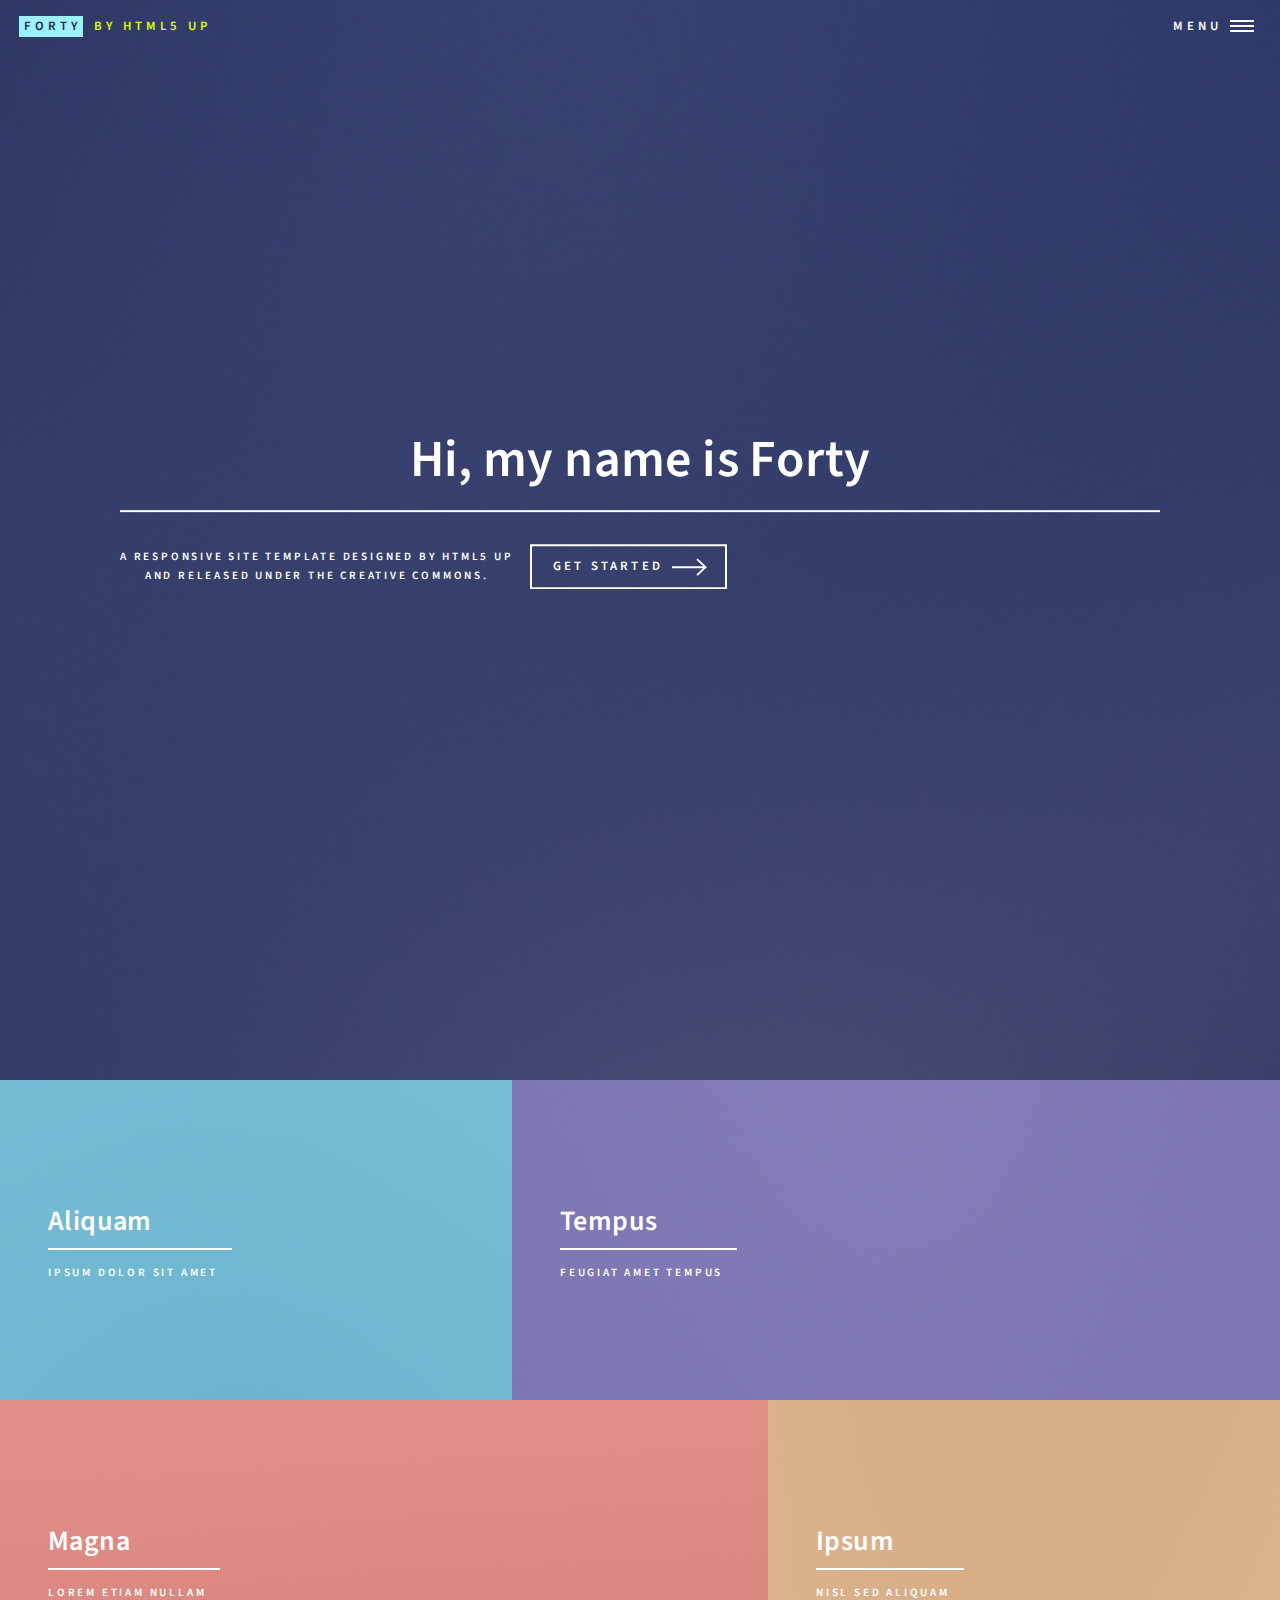
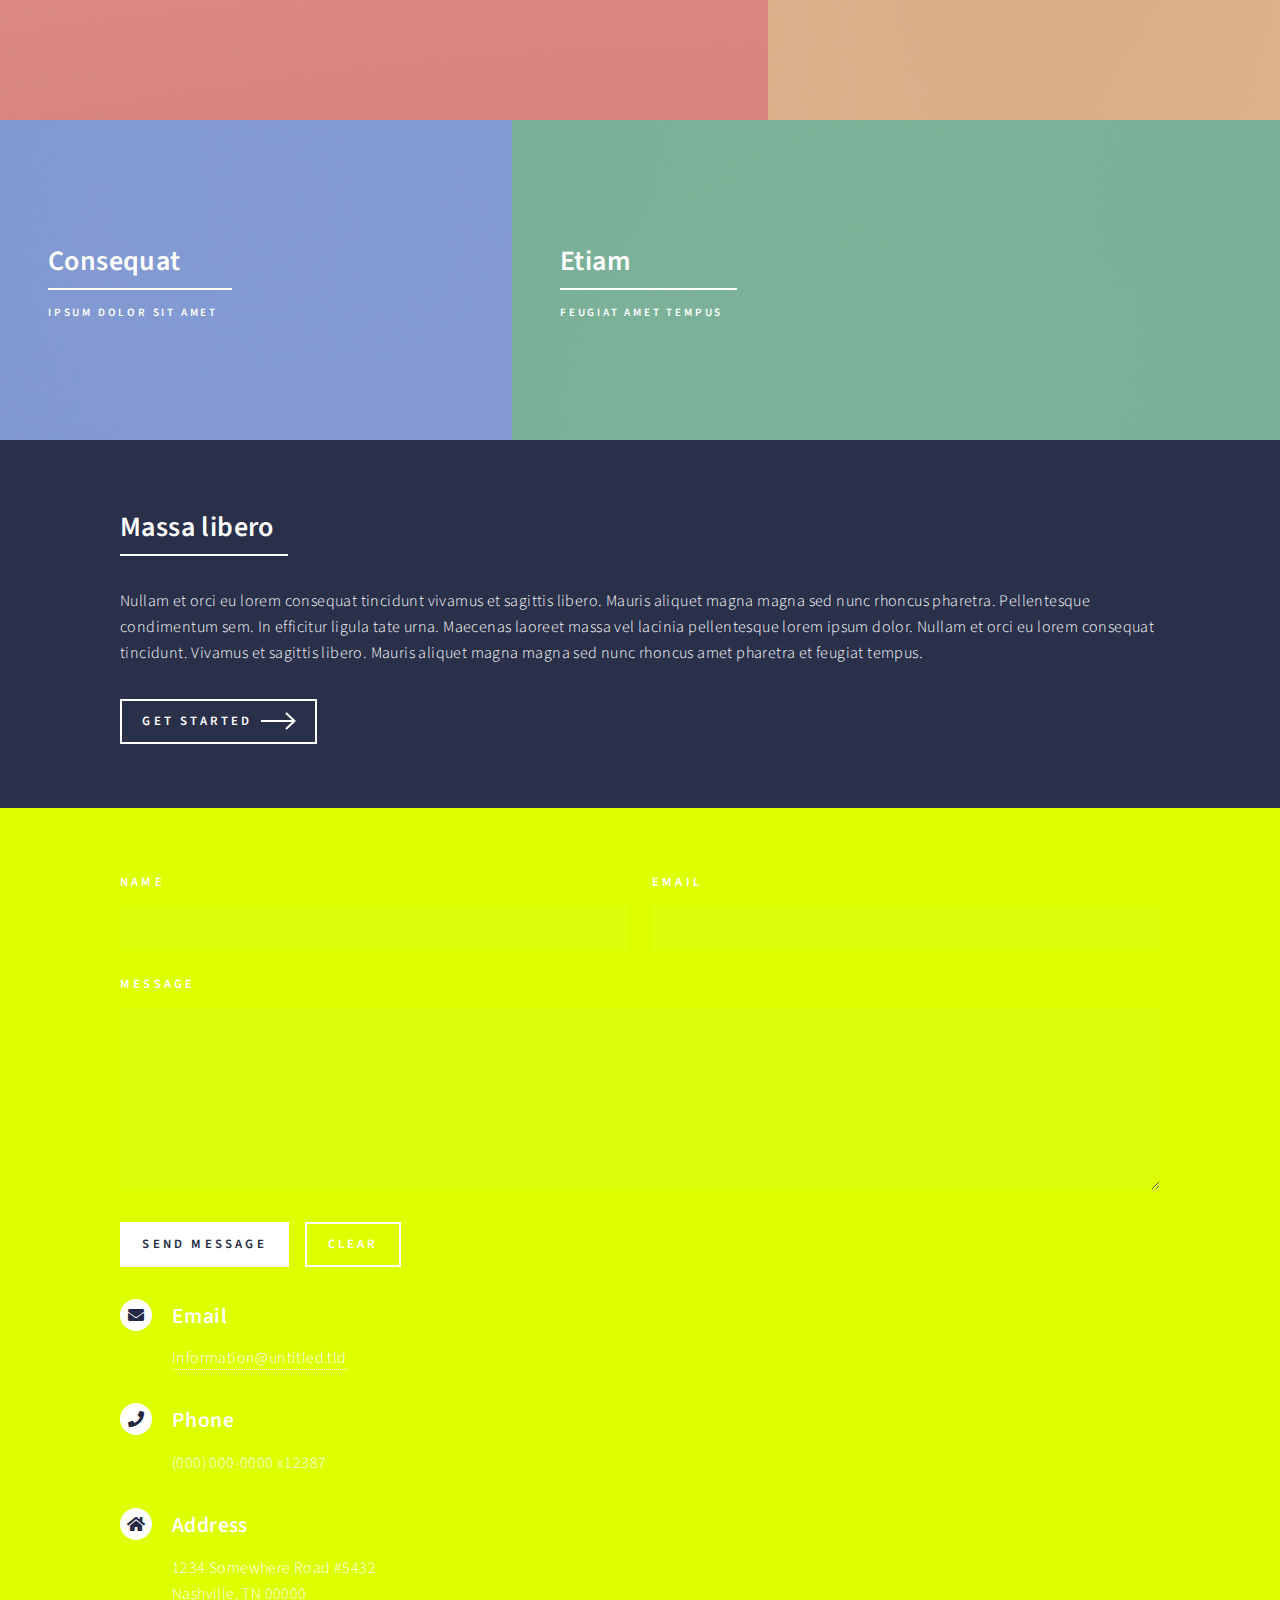
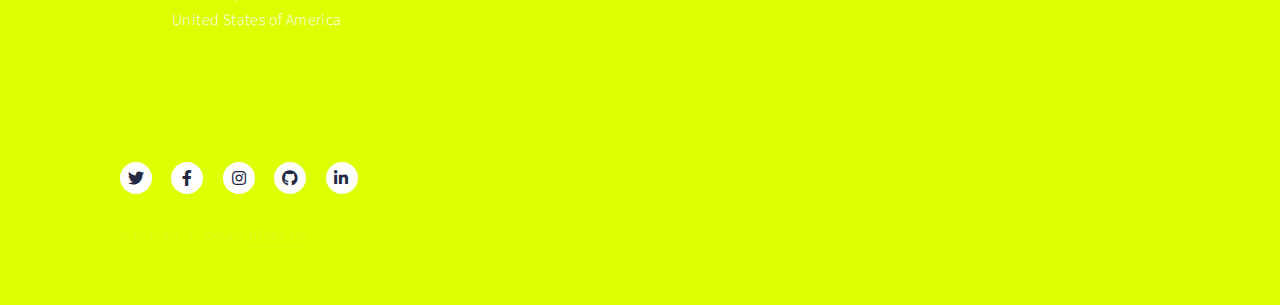
<file: index.html>
<!DOCTYPE HTML>
<!--
	Forty by HTML5 UP
	html5up.net | @ajlkn
	Free for personal and commercial use under the CCA 3.0 license (html5up.net/license)
-->
<html>
	<head>
		<title>Forty by HTML5 UP</title>
		<meta charset="utf-8" />
		<meta name="viewport" content="width=device-width, initial-scale=1, user-scalable=no" />
		<link rel="stylesheet" href="assets/css/main.css" />
		<noscript><link rel="stylesheet" href="assets/css/noscript.css" /></noscript>
	</head>
	<body class="is-preload">

		<!-- Wrapper -->
			<div id="wrapper">

				<!-- Header -->
					<header id="header" class="alt">
						<a href="index.html" class="logo"><strong>Forty</strong> <span>by HTML5 UP</span></a>
						<nav>
							<a href="#menu">Menu</a>
						</nav>
					</header>

				<!-- Menu -->
					<nav id="menu">
						<ul class="links">
							<li><a href="index.html">Home</a></li>
							<li><a href="landing.html">Landing</a></li>
							<li><a href="generic.html">Generic</a></li>
							<li><a href="elements.html">Elements</a></li>
						</ul>
						<ul class="actions stacked">
							<li><a href="#" class="button primary fit">Get Started</a></li>
							<li><a href="#" class="button fit">Log In</a></li>
						</ul>
					</nav>

				<!-- Banner -->
					<section id="banner" class="major">
						<div class="inner">
							<header class="major">
								<h1>Hi, my name is Forty</h1>
							</header>
							<div class="content">
								<p>A responsive site template designed by HTML5 UP<br />
								and released under the Creative Commons.</p>
								<ul class="actions">
									<li><a href="#one" class="button next scrolly">Get Started</a></li>
								</ul>
							</div>
						</div>
					</section>

				<!-- Main -->
					<div id="main">

						<!-- One -->
							<section id="one" class="tiles">
								<article>
									<span class="image">
										<img src="images/pic01.jpg" alt="" />
									</span>
									<header class="major">
										<h3><a href="landing.html" class="link">Aliquam</a></h3>
										<p>Ipsum dolor sit amet</p>
									</header>
								</article>
								<article>
									<span class="image">
										<img src="images/pic02.jpg" alt="" />
									</span>
									<header class="major">
										<h3><a href="landing.html" class="link">Tempus</a></h3>
										<p>feugiat amet tempus</p>
									</header>
								</article>
								<article>
									<span class="image">
										<img src="images/pic03.jpg" alt="" />
									</span>
									<header class="major">
										<h3><a href="landing.html" class="link">Magna</a></h3>
										<p>Lorem etiam nullam</p>
									</header>
								</article>
								<article>
									<span class="image">
										<img src="images/pic04.jpg" alt="" />
									</span>
									<header class="major">
										<h3><a href="landing.html" class="link">Ipsum</a></h3>
										<p>Nisl sed aliquam</p>
									</header>
								</article>
								<article>
									<span class="image">
										<img src="images/pic05.jpg" alt="" />
									</span>
									<header class="major">
										<h3><a href="landing.html" class="link">Consequat</a></h3>
										<p>Ipsum dolor sit amet</p>
									</header>
								</article>
								<article>
									<span class="image">
										<img src="images/pic06.jpg" alt="" />
									</span>
									<header class="major">
										<h3><a href="landing.html" class="link">Etiam</a></h3>
										<p>Feugiat amet tempus</p>
									</header>
								</article>
							</section>

						<!-- Two -->
							<section id="two">
								<div class="inner">
									<header class="major">
										<h2>Massa libero</h2>
									</header>
									<p>Nullam et orci eu lorem consequat tincidunt vivamus et sagittis libero. Mauris aliquet magna magna sed nunc rhoncus pharetra. Pellentesque condimentum sem. In efficitur ligula tate urna. Maecenas laoreet massa vel lacinia pellentesque lorem ipsum dolor. Nullam et orci eu lorem consequat tincidunt. Vivamus et sagittis libero. Mauris aliquet magna magna sed nunc rhoncus amet pharetra et feugiat tempus.</p>
									<ul class="actions">
										<li><a href="landing.html" class="button next">Get Started</a></li>
									</ul>
								</div>
							</section>

					</div>

				<!-- Contact -->
					<section id="contact">
						<div class="inner">
							<section>
								<form method="post" action="#">
									<div class="fields">
										<div class="field half">
											<label for="name">Name</label>
											<input type="text" name="name" id="name" />
										</div>
										<div class="field half">
											<label for="email">Email</label>
											<input type="text" name="email" id="email" />
										</div>
										<div class="field">
											<label for="message">Message</label>
											<textarea name="message" id="message" rows="6"></textarea>
										</div>
									</div>
									<ul class="actions">
										<li><input type="submit" value="Send Message" class="primary" /></li>
										<li><input type="reset" value="Clear" /></li>
									</ul>
								</form>
							</section>
							<section class="split">
								<section>
									<div class="contact-method">
										<span class="icon solid alt fa-envelope"></span>
										<h3>Email</h3>
										<a href="#">information@untitled.tld</a>
									</div>
								</section>
								<section>
									<div class="contact-method">
										<span class="icon solid alt fa-phone"></span>
										<h3>Phone</h3>
										<span>(000) 000-0000 x12387</span>
									</div>
								</section>
								<section>
									<div class="contact-method">
										<span class="icon solid alt fa-home"></span>
										<h3>Address</h3>
										<span>1234 Somewhere Road #5432<br />
										Nashville, TN 00000<br />
										United States of America</span>
									</div>
								</section>
							</section>
						</div>
					</section>

				<!-- Footer -->
					<footer id="footer">
						<div class="inner">
							<ul class="icons">
								<li><a href="#" class="icon brands alt fa-twitter"><span class="label">Twitter</span></a></li>
								<li><a href="#" class="icon brands alt fa-facebook-f"><span class="label">Facebook</span></a></li>
								<li><a href="#" class="icon brands alt fa-instagram"><span class="label">Instagram</span></a></li>
								<li><a href="#" class="icon brands alt fa-github"><span class="label">GitHub</span></a></li>
								<li><a href="#" class="icon brands alt fa-linkedin-in"><span class="label">LinkedIn</span></a></li>
							</ul>
							<ul class="copyright">
								<li>&copy; Untitled</li><li>Design: <a href="https://html5up.net">HTML5 UP</a></li>
							</ul>
						</div>
					</footer>

			</div>

		<!-- Scripts -->
			<script src="assets/js/jquery.min.js"></script>
			<script src="assets/js/jquery.scrolly.min.js"></script>
			<script src="assets/js/jquery.scrollex.min.js"></script>
			<script src="assets/js/browser.min.js"></script>
			<script src="assets/js/breakpoints.min.js"></script>
			<script src="assets/js/util.js"></script>
			<script src="assets/js/main.js"></script>

	</body>
</html>
</file>
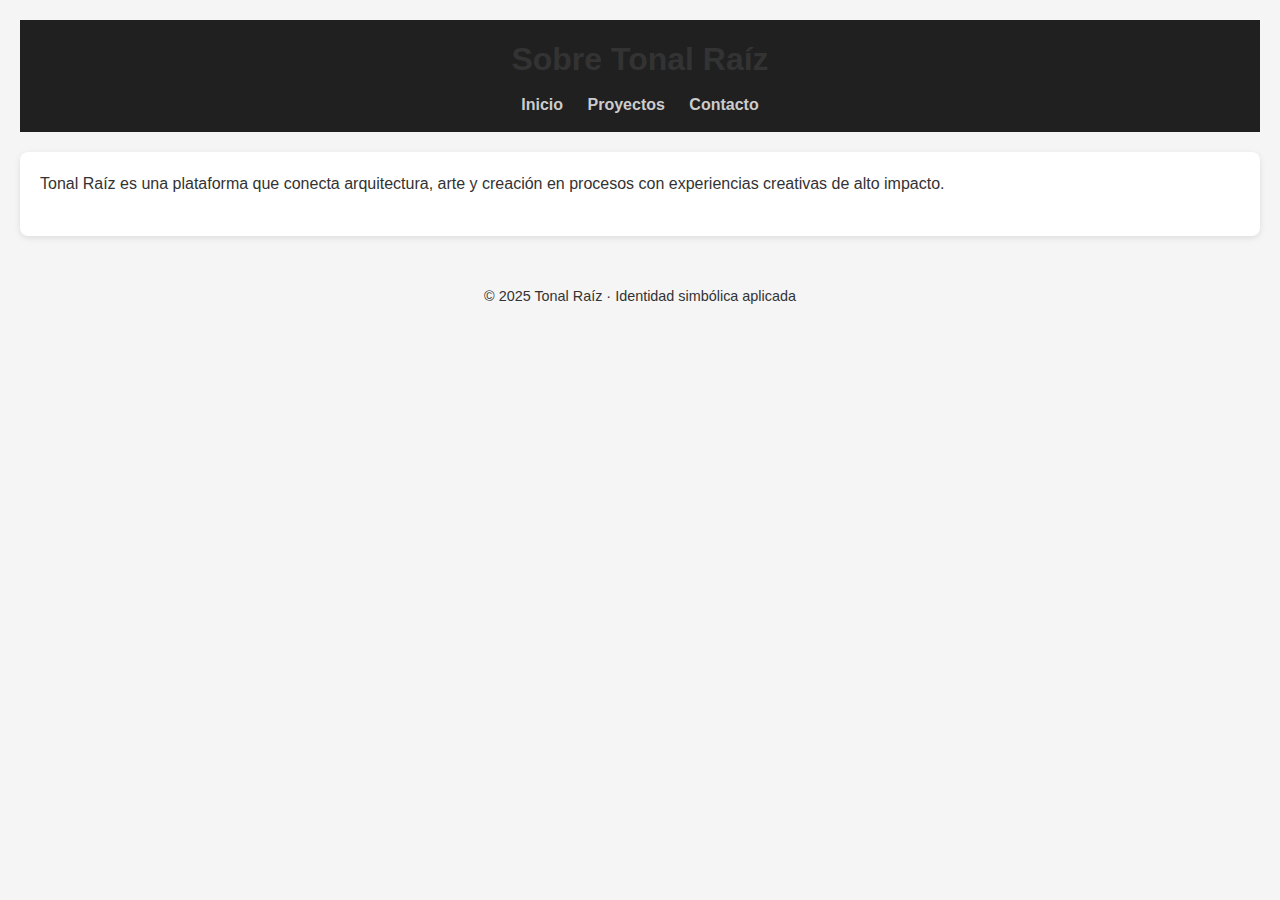
<file: about.html>
<!DOCTYPE html>
<html lang="es">
<head>
  <meta charset="UTF-8">
  <title>Sobre Tonal Raíz</title>
  <link rel="stylesheet" href="style.css">
</head>
<body>
  <header>
    <h1>Sobre Tonal Raíz</h1>
    <nav>
      <a href="index.html">Inicio</a>
      <a href="proyectos.html">Proyectos</a>
      <a href="contacto.html">Contacto</a>
    </nav>
  </header>
  <main>
    <section>
      <p>Tonal Raíz es una plataforma que conecta arquitectura, arte y creación en procesos con experiencias creativas de alto impacto.</p>
    </section>
  </main>
  <footer>
    <p>© 2025 Tonal Raíz · Identidad simbólica aplicada</p>
  </footer>
</body>
</html>
</file>
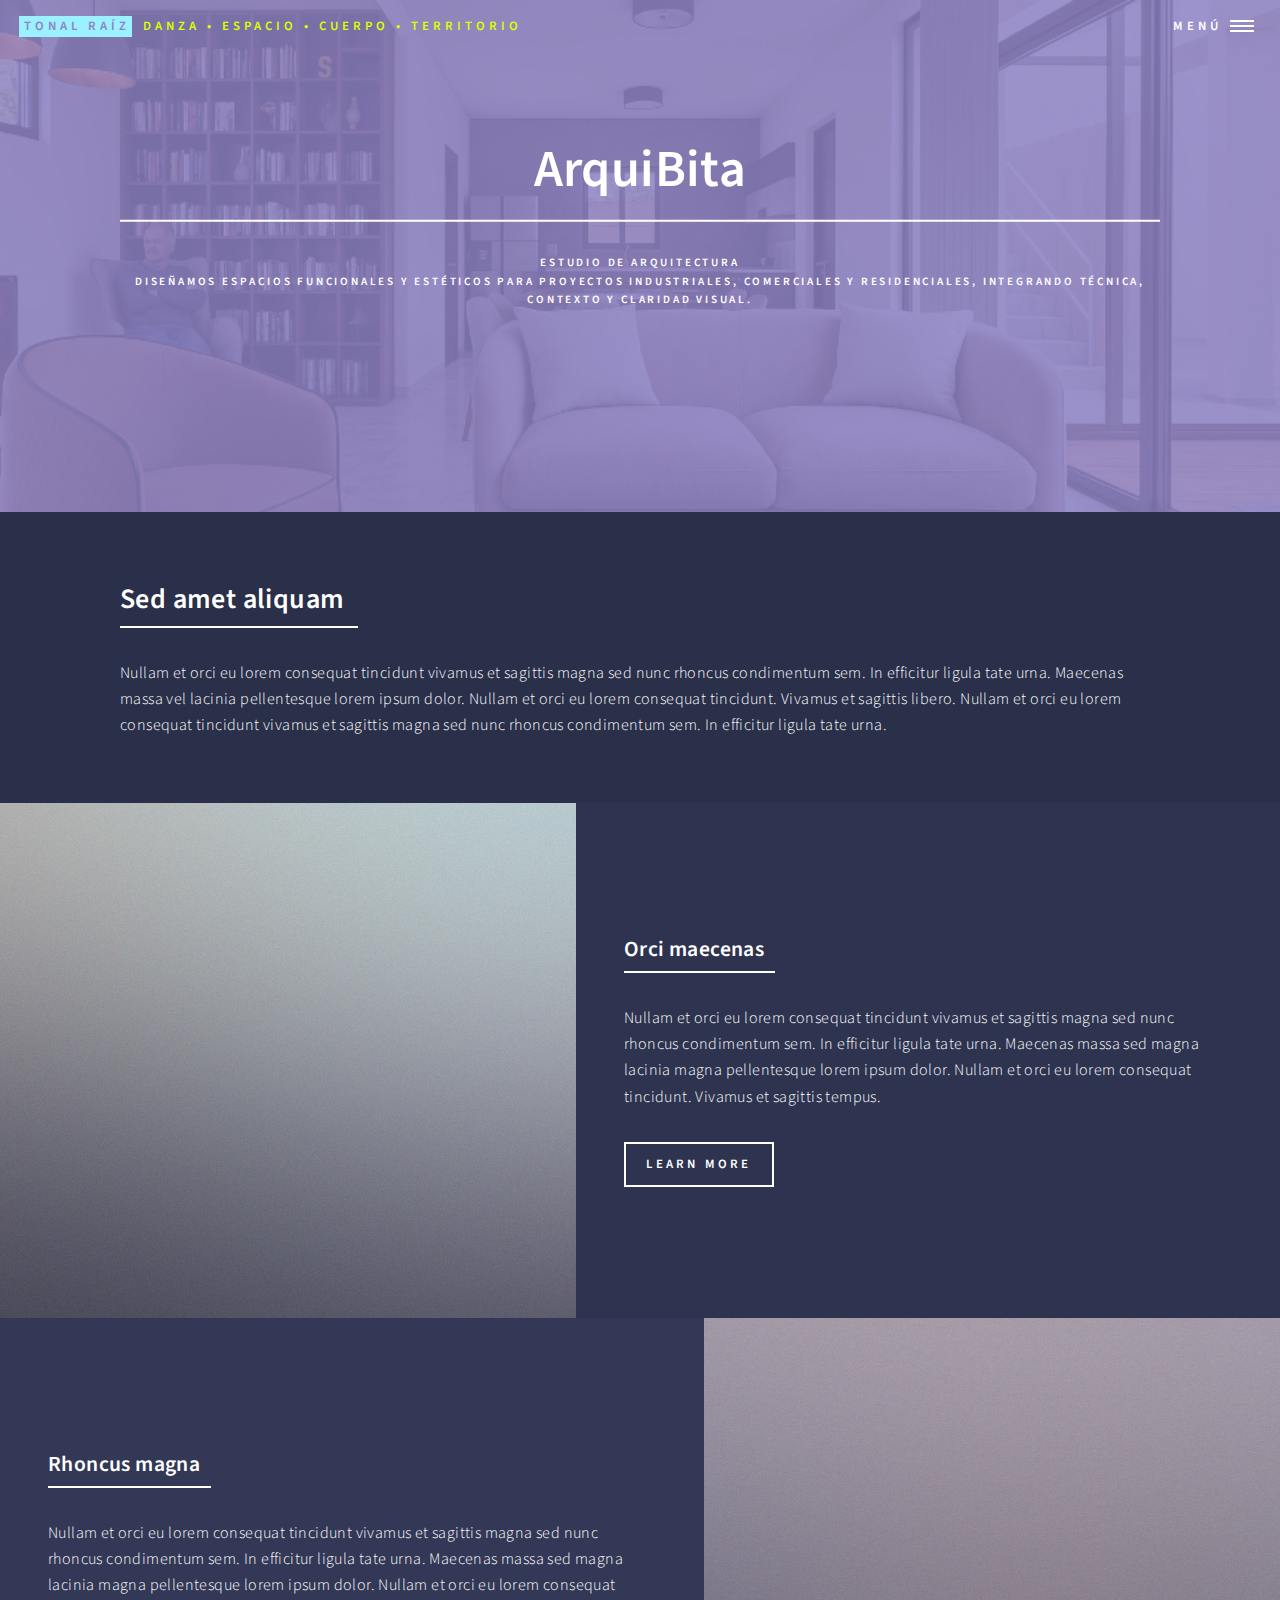
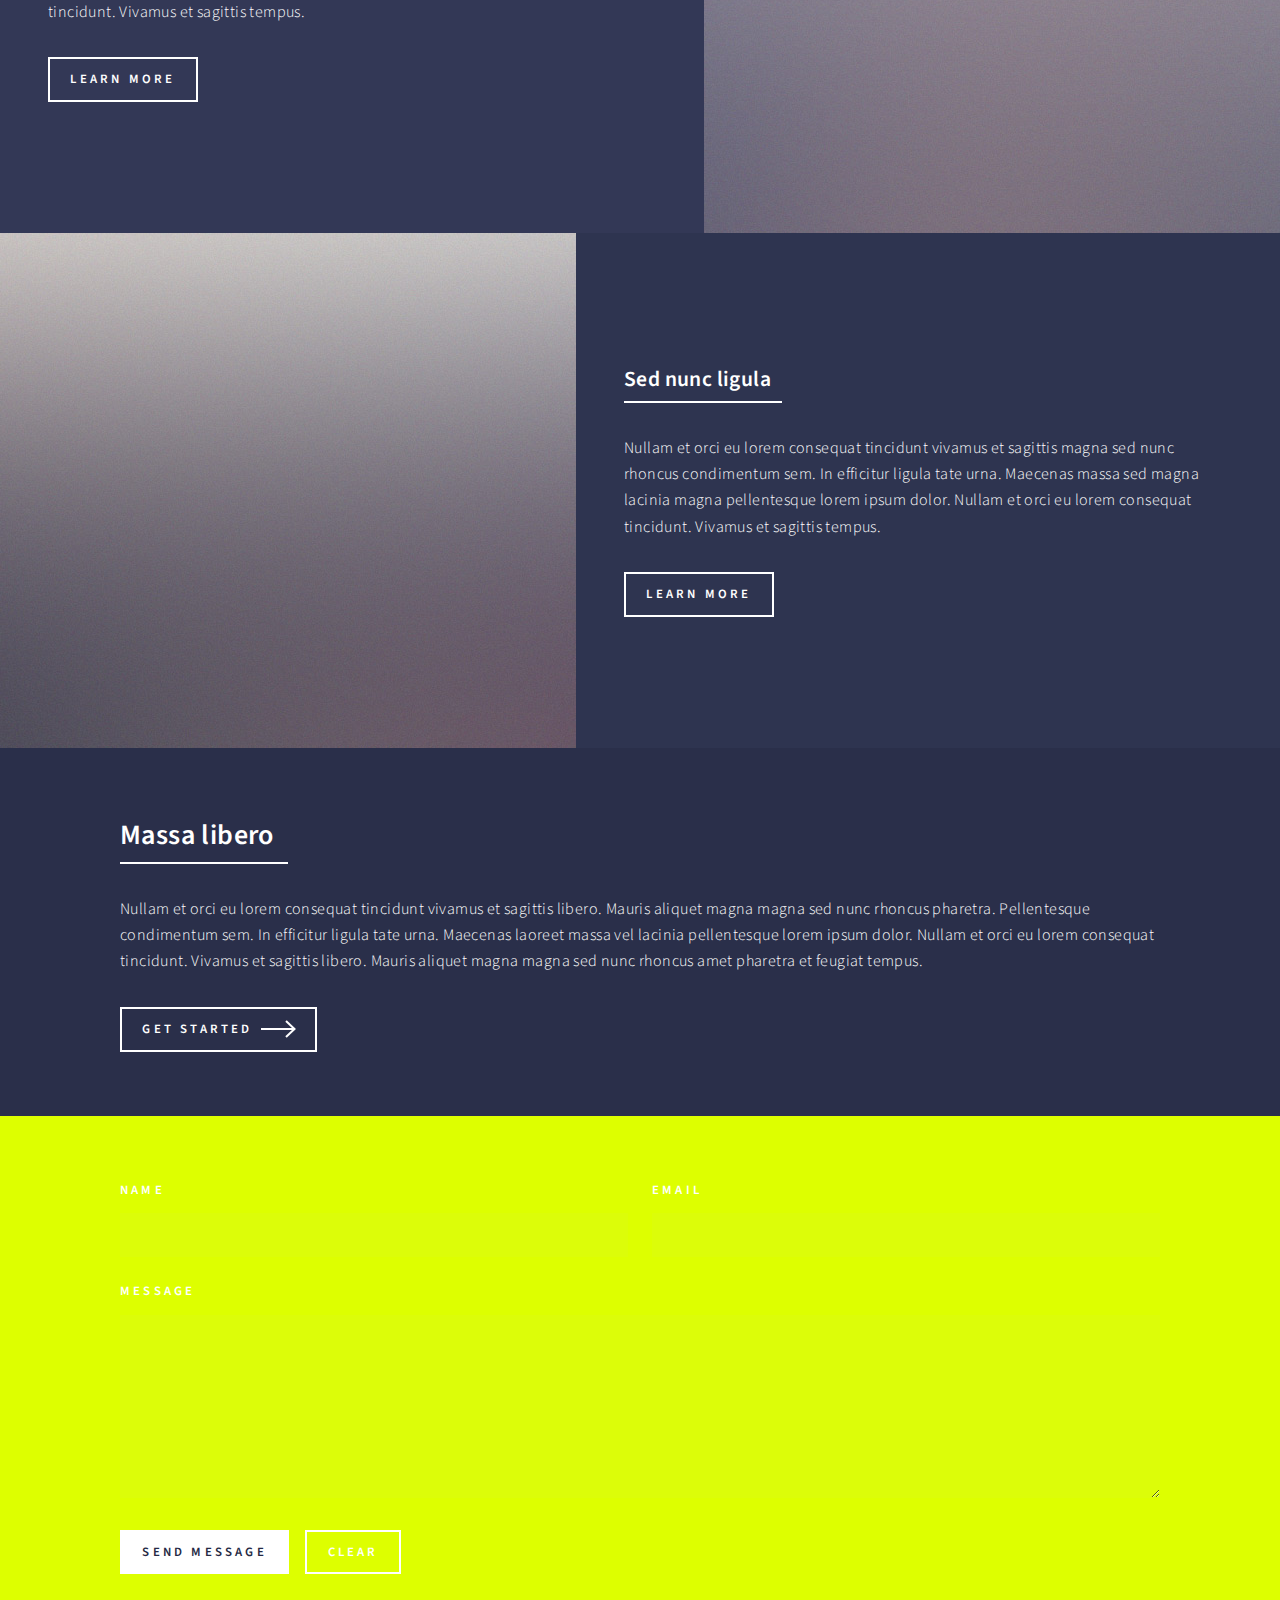
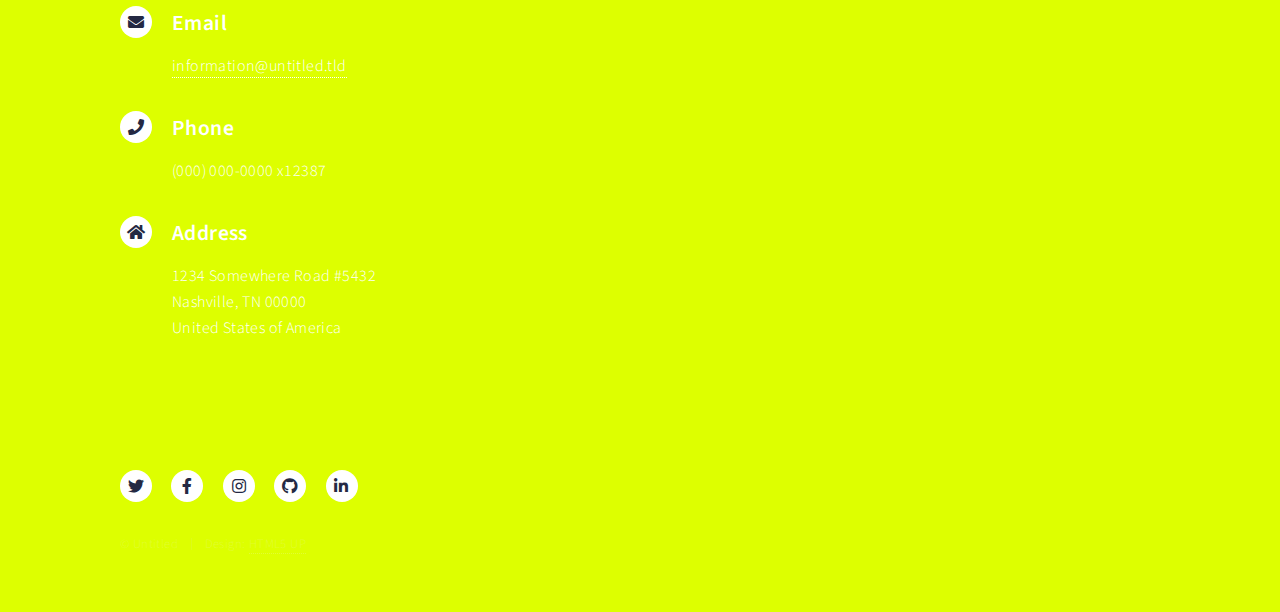
<file: arquibita.html>
<!DOCTYPE HTML>
<html>
	<head>
		<link rel="icon" href="favicon-32x32.png" type="image/x-icon" />
		<title>ArquiBita</title>
		<meta charset="utf-8" />
		<meta name="viewport" content="width=device-width, initial-scale=1, user-scalable=no" />
		<link rel="stylesheet" href="assets/css/main.css" />
		<noscript><link rel="stylesheet" href="assets/css/noscript.css" /></noscript>
	</head>
	<body class="is-preload">

		<!-- Wrapper -->
			<div id="wrapper">

				<!-- Header -->
				<!-- Note: The "styleN" class below should match that of the banner element. -->
					<header id="header" class="alt style2">
						<a href="index.html" class="logo"><strong>Tonal Raíz</strong> <span>Danza • Espacio • Cuerpo • Territorio</span></a>
						<nav>
							<a href="#menu">Menú</a>
						</nav>
					</header>

				<!-- Menu -->
					<nav id="menu">
						<ul class="links">
							<li><a href="index.html">Inicio</a></li>
							<li><a href="sonzapateado.html">Son Zapateado</a></li>
							<li><a href="arquibita.html">ArquiBita</a></li>
							<li><a href="generic.html">Generic</a></li>
							<li><a href="elements.html">Elements</a></li>
						</ul>
						<ul class="actions stacked">
							<li><a href="#" class="button primary fit">Get Started</a></li>
							<li><a href="#" class="button fit">Log In</a></li>
						</ul>
					</nav>

				<!-- Banner -->
				<!-- Note: The "styleN" class below should match that of the header element. -->
					<section id="banner" class="style2">
						<div class="inner">
							<span class="image">
								<img src="images/arquibita1.png" alt="" />
							</span>
							<header class="major">
								<h1>ArquiBita</h1>
							</header>
							<div class="content">
								<p>Estudio de Arquitectura<br />
										Diseñamos espacios funcionales y estéticos para proyectos industriales, comerciales y residenciales, integrando técnica, contexto y claridad visual.</p>
							</div>
						</div>
					</section>

				<!-- Main -->
					<div id="main">

						<!-- One -->
							<section id="one">
								<div class="inner">
									<header class="major">
										<h2>Sed amet aliquam</h2>
									</header>
									<p>Nullam et orci eu lorem consequat tincidunt vivamus et sagittis magna sed nunc rhoncus condimentum sem. In efficitur ligula tate urna. Maecenas massa vel lacinia pellentesque lorem ipsum dolor. Nullam et orci eu lorem consequat tincidunt. Vivamus et sagittis libero. Nullam et orci eu lorem consequat tincidunt vivamus et sagittis magna sed nunc rhoncus condimentum sem. In efficitur ligula tate urna.</p>
								</div>
							</section>

						<!-- Two -->
							<section id="two" class="spotlights">
								<section>
									<a href="generic.html" class="image">
										<img src="images/pic08.jpg" alt="" data-position="center center" />
									</a>
									<div class="content">
										<div class="inner">
											<header class="major">
												<h3>Orci maecenas</h3>
											</header>
											<p>Nullam et orci eu lorem consequat tincidunt vivamus et sagittis magna sed nunc rhoncus condimentum sem. In efficitur ligula tate urna. Maecenas massa sed magna lacinia magna pellentesque lorem ipsum dolor. Nullam et orci eu lorem consequat tincidunt. Vivamus et sagittis tempus.</p>
											<ul class="actions">
												<li><a href="generic.html" class="button">Learn more</a></li>
											</ul>
										</div>
									</div>
								</section>
								<section>
									<a href="generic.html" class="image">
										<img src="images/pic09.jpg" alt="" data-position="top center" />
									</a>
									<div class="content">
										<div class="inner">
											<header class="major">
												<h3>Rhoncus magna</h3>
											</header>
											<p>Nullam et orci eu lorem consequat tincidunt vivamus et sagittis magna sed nunc rhoncus condimentum sem. In efficitur ligula tate urna. Maecenas massa sed magna lacinia magna pellentesque lorem ipsum dolor. Nullam et orci eu lorem consequat tincidunt. Vivamus et sagittis tempus.</p>
											<ul class="actions">
												<li><a href="generic.html" class="button">Learn more</a></li>
											</ul>
										</div>
									</div>
								</section>
								<section>
									<a href="generic.html" class="image">
										<img src="images/pic10.jpg" alt="" data-position="25% 25%" />
									</a>
									<div class="content">
										<div class="inner">
											<header class="major">
												<h3>Sed nunc ligula</h3>
											</header>
											<p>Nullam et orci eu lorem consequat tincidunt vivamus et sagittis magna sed nunc rhoncus condimentum sem. In efficitur ligula tate urna. Maecenas massa sed magna lacinia magna pellentesque lorem ipsum dolor. Nullam et orci eu lorem consequat tincidunt. Vivamus et sagittis tempus.</p>
											<ul class="actions">
												<li><a href="generic.html" class="button">Learn more</a></li>
											</ul>
										</div>
									</div>
								</section>
							</section>

						<!-- Three -->
							<section id="three">
								<div class="inner">
									<header class="major">
										<h2>Massa libero</h2>
									</header>
									<p>Nullam et orci eu lorem consequat tincidunt vivamus et sagittis libero. Mauris aliquet magna magna sed nunc rhoncus pharetra. Pellentesque condimentum sem. In efficitur ligula tate urna. Maecenas laoreet massa vel lacinia pellentesque lorem ipsum dolor. Nullam et orci eu lorem consequat tincidunt. Vivamus et sagittis libero. Mauris aliquet magna magna sed nunc rhoncus amet pharetra et feugiat tempus.</p>
									<ul class="actions">
										<li><a href="generic.html" class="button next">Get Started</a></li>
									</ul>
								</div>
							</section>

					</div>

				<!-- Contact -->
					<section id="contact">
						<div class="inner">
							<section>
								<form method="post" action="#">
									<div class="fields">
										<div class="field half">
											<label for="name">Name</label>
											<input type="text" name="name" id="name" />
										</div>
										<div class="field half">
											<label for="email">Email</label>
											<input type="text" name="email" id="email" />
										</div>
										<div class="field">
											<label for="message">Message</label>
											<textarea name="message" id="message" rows="6"></textarea>
										</div>
									</div>
									<ul class="actions">
										<li><input type="submit" value="Send Message" class="primary" /></li>
										<li><input type="reset" value="Clear" /></li>
									</ul>
								</form>
							</section>
							<section class="split">
								<section>
									<div class="contact-method">
										<span class="icon solid alt fa-envelope"></span>
										<h3>Email</h3>
										<a href="#">information@untitled.tld</a>
									</div>
								</section>
								<section>
									<div class="contact-method">
										<span class="icon solid alt fa-phone"></span>
										<h3>Phone</h3>
										<span>(000) 000-0000 x12387</span>
									</div>
								</section>
								<section>
									<div class="contact-method">
										<span class="icon solid alt fa-home"></span>
										<h3>Address</h3>
										<span>1234 Somewhere Road #5432<br />
										Nashville, TN 00000<br />
										United States of America</span>
									</div>
								</section>
							</section>
						</div>
					</section>

				<!-- Footer -->
					<footer id="footer">
						<div class="inner">
							<ul class="icons">
								<li><a href="#" class="icon brands alt fa-twitter"><span class="label">Twitter</span></a></li>
								<li><a href="#" class="icon brands alt fa-facebook-f"><span class="label">Facebook</span></a></li>
								<li><a href="#" class="icon brands alt fa-instagram"><span class="label">Instagram</span></a></li>
								<li><a href="#" class="icon brands alt fa-github"><span class="label">GitHub</span></a></li>
								<li><a href="#" class="icon brands alt fa-linkedin-in"><span class="label">LinkedIn</span></a></li>
							</ul>
							<ul class="copyright">
								<li>&copy; Untitled</li><li>Design: <a href="https://html5up.net">HTML5 UP</a></li>
							</ul>
						</div>
					</footer>

			</div>

		<!-- Scripts -->
			<script src="assets/js/jquery.min.js"></script>
			<script src="assets/js/jquery.scrolly.min.js"></script>
			<script src="assets/js/jquery.scrollex.min.js"></script>
			<script src="assets/js/browser.min.js"></script>
			<script src="assets/js/breakpoints.min.js"></script>
			<script src="assets/js/util.js"></script>
			<script src="assets/js/main.js"></script>

	</body>
</html>
</file>
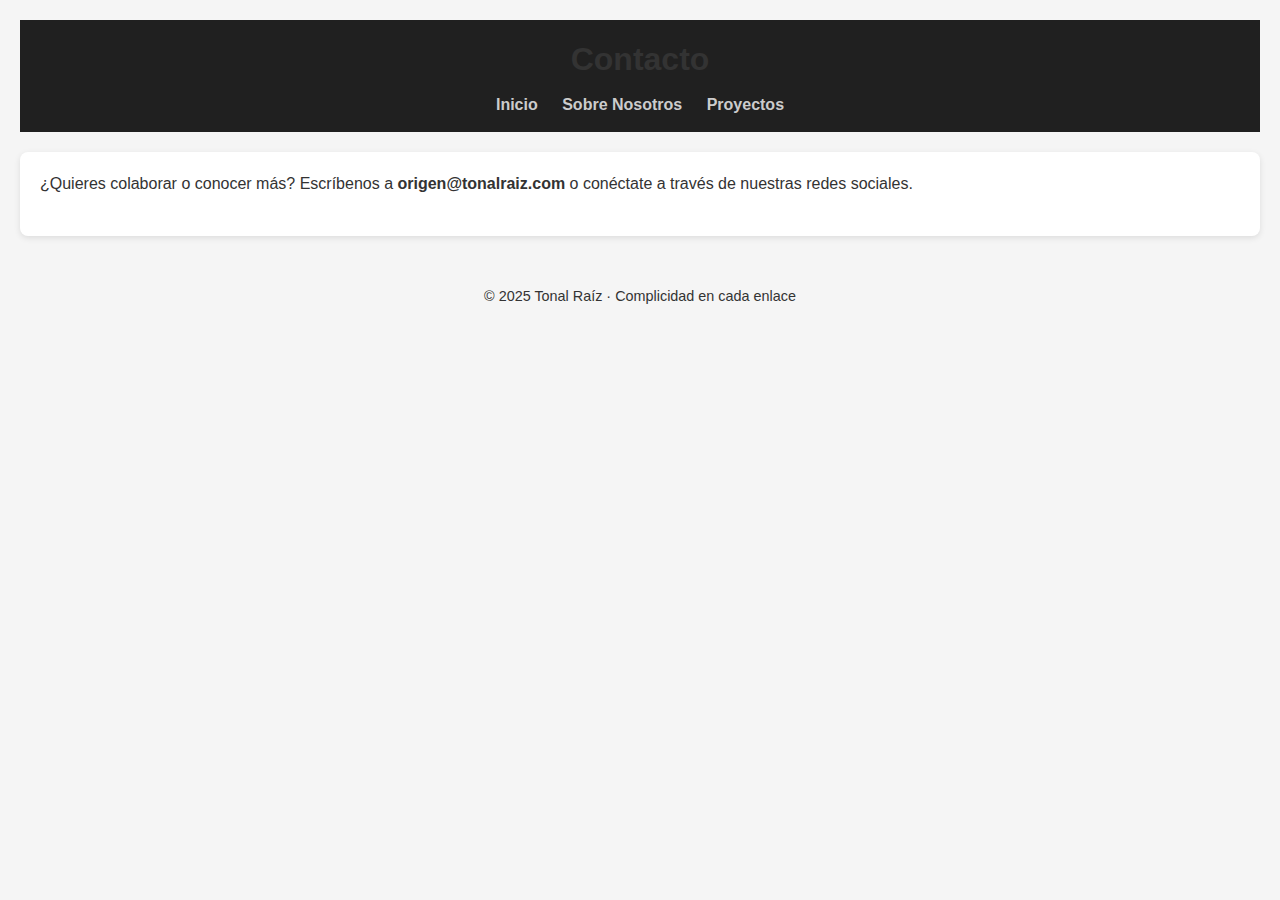
<file: contacto.html>
<!DOCTYPE html>
<html lang="es">
<head>
  <meta charset="UTF-8">
  <title>Contacto</title>
  <link rel="stylesheet" href="style.css">
</head>
<body>
  <header>
    <h1>Contacto</h1>
    <nav>
      <a href="index.html">Inicio</a>
      <a href="about.html">Sobre Nosotros</a>
      <a href="proyectos.html">Proyectos</a>
    </nav>
  </header>
  <main>
    <section>
      <p>¿Quieres colaborar o conocer más? Escríbenos a <strong>origen@tonalraiz.com</strong> o conéctate a través de nuestras redes sociales.</p>
    </section>
  </main>
  <footer>
    <p>© 2025 Tonal Raíz · Complicidad en cada enlace</p>
  </footer>
</body>
</html>
</file>
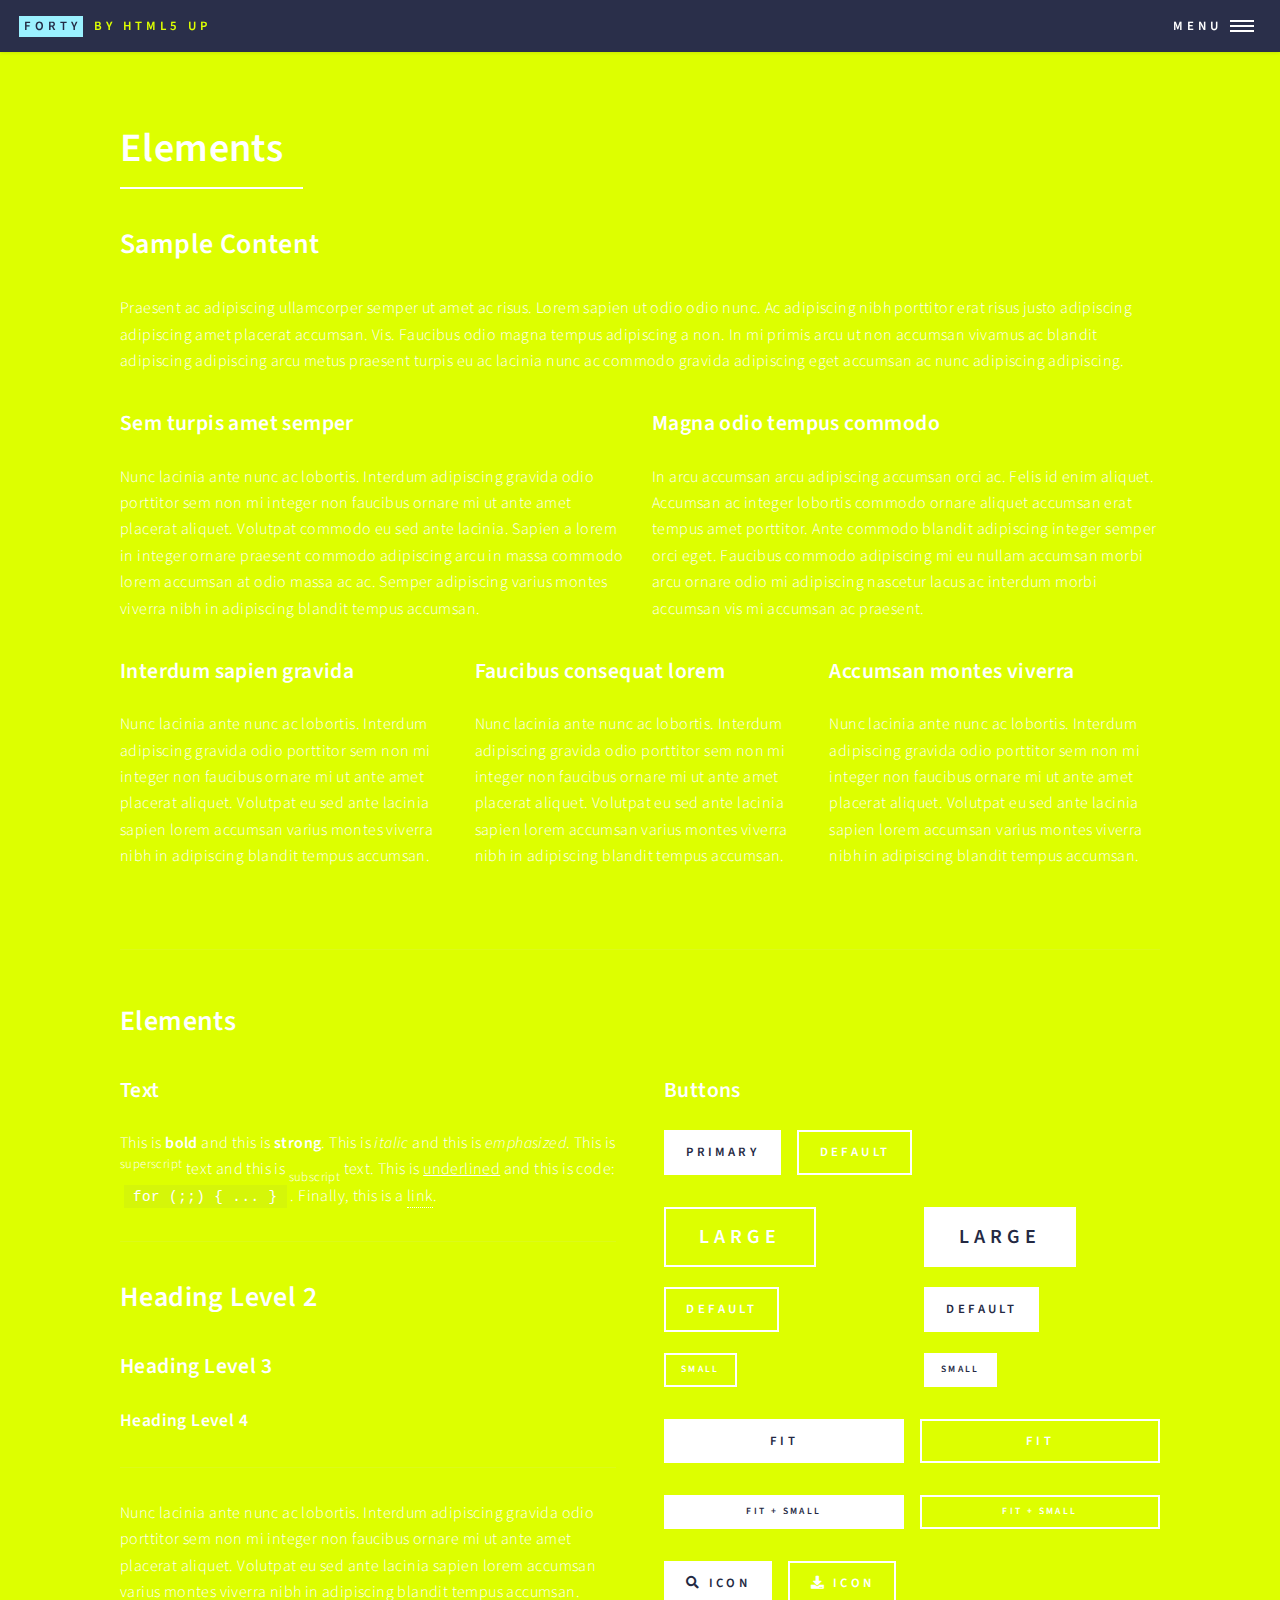
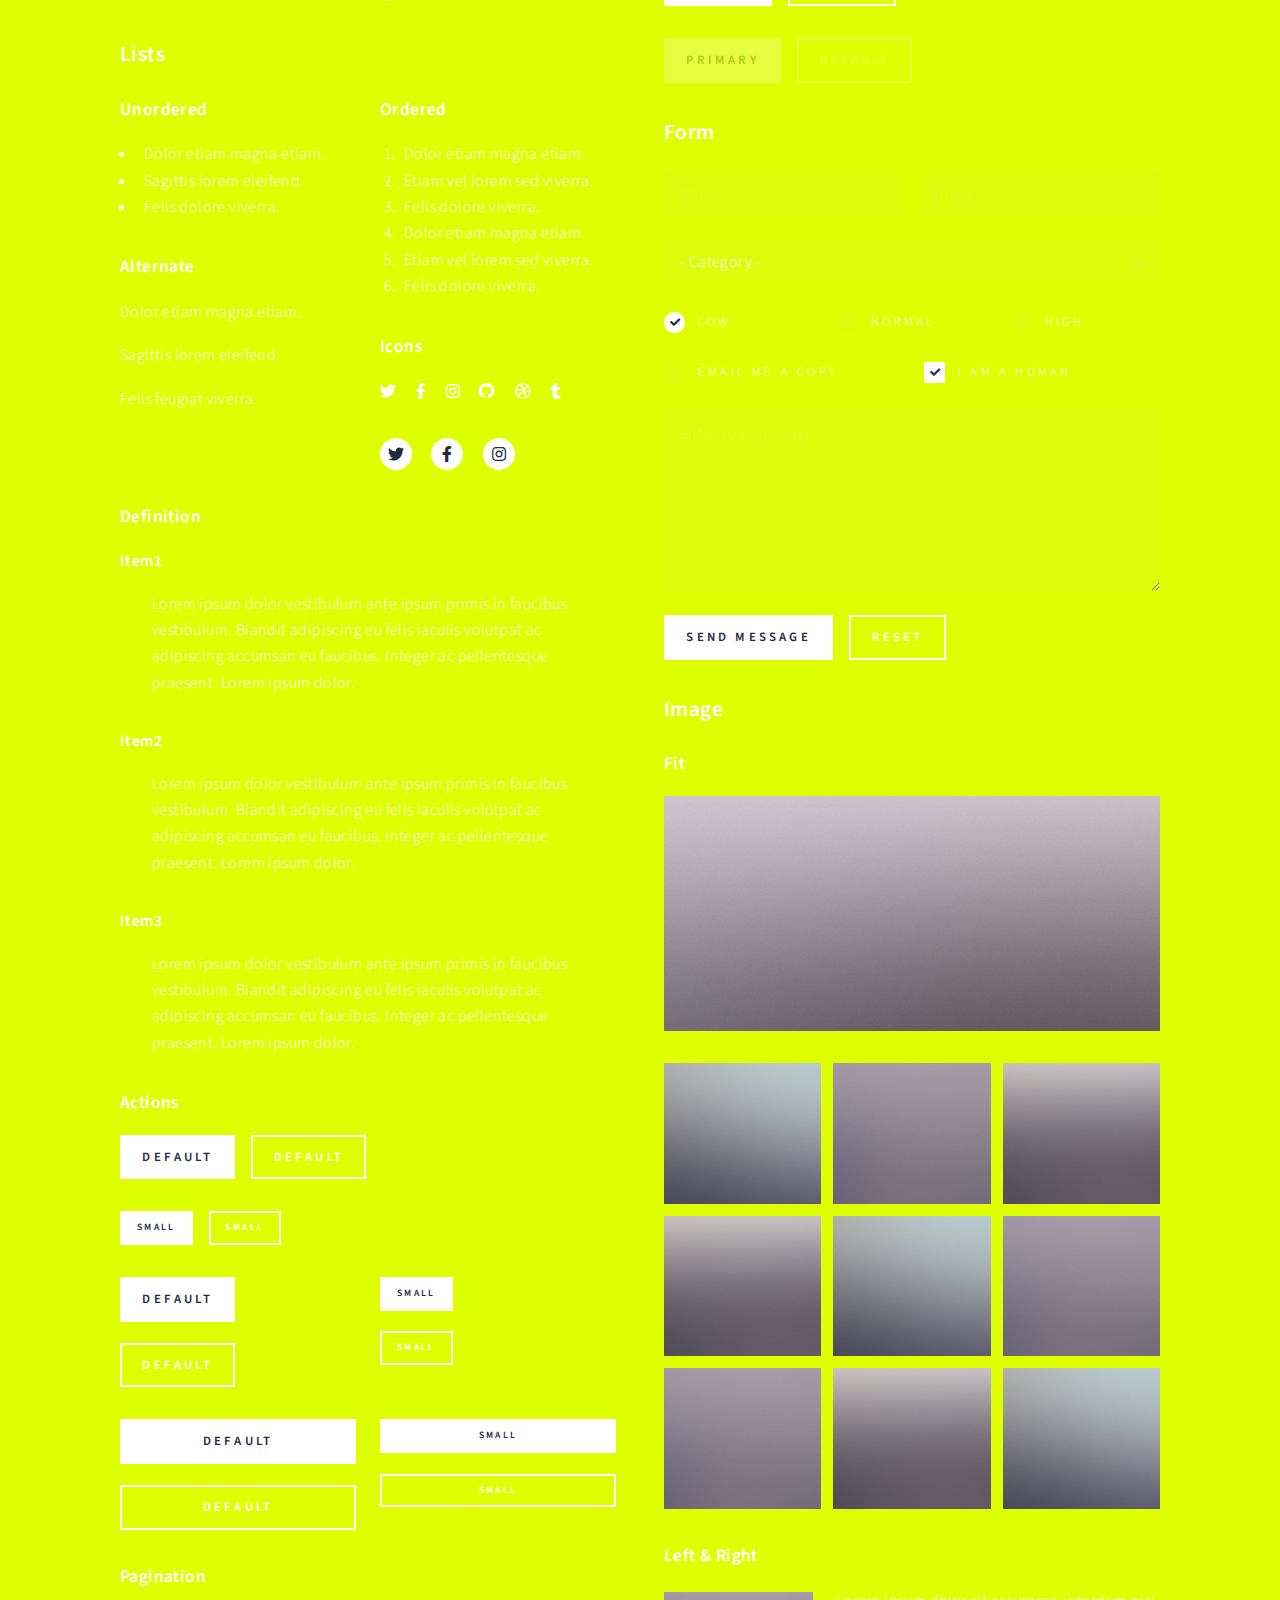
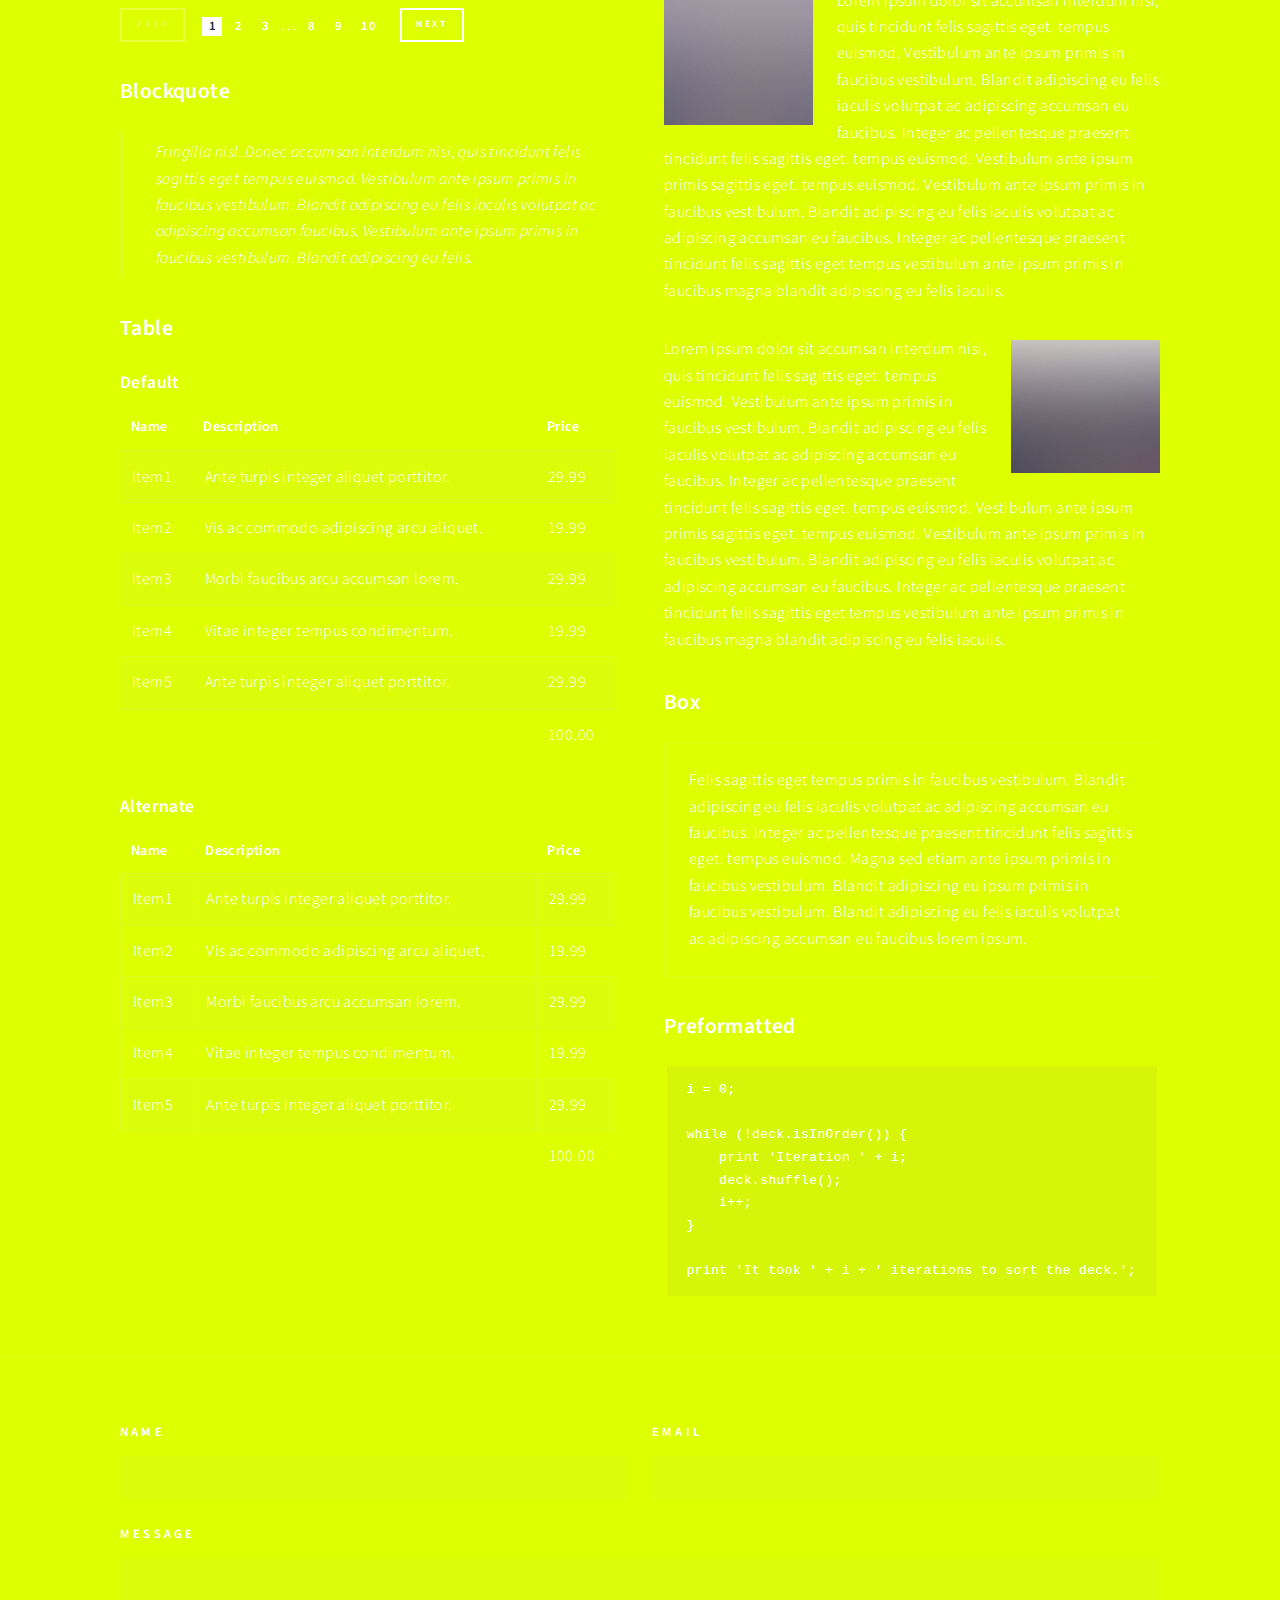
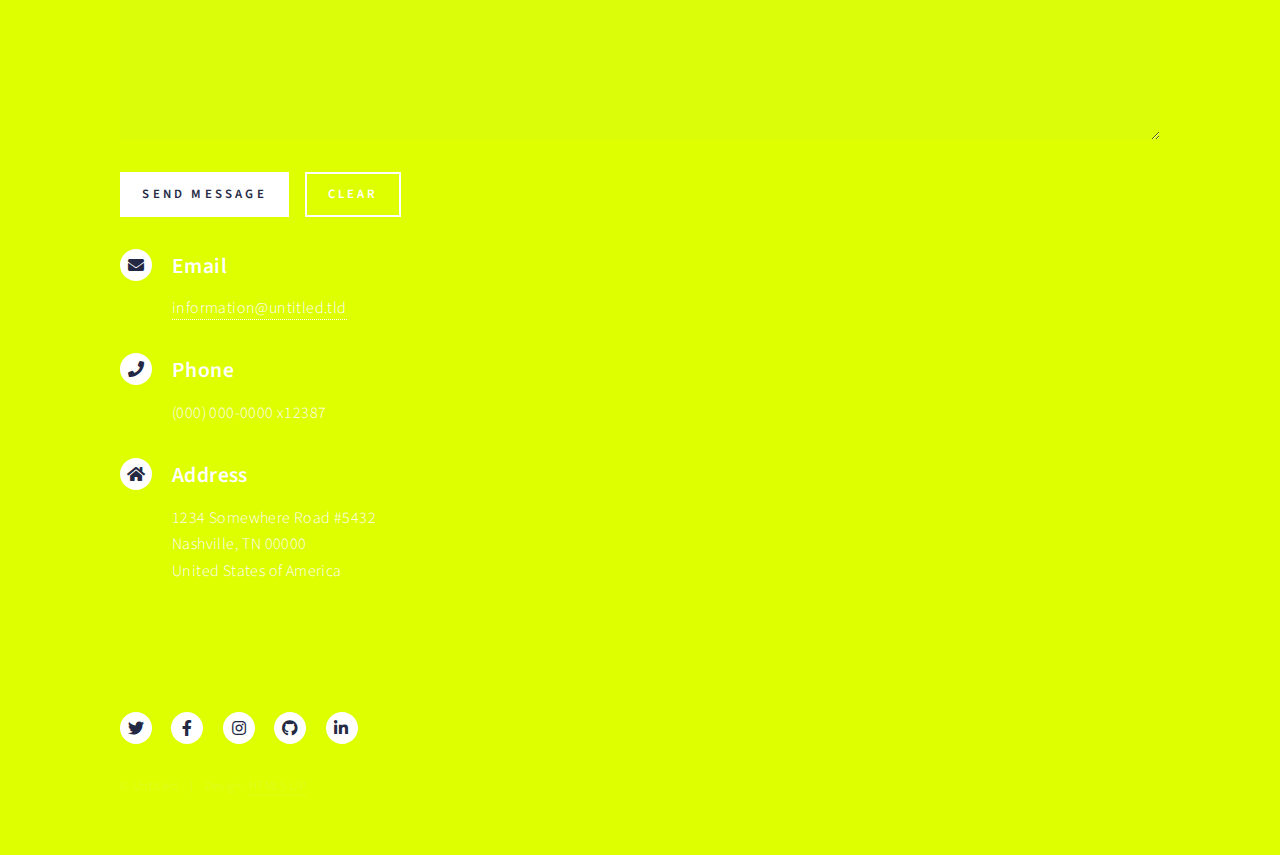
<file: elements.html>
<!DOCTYPE HTML>
<!--
	Forty by HTML5 UP
	html5up.net | @ajlkn
	Free for personal and commercial use under the CCA 3.0 license (html5up.net/license)
-->
<html>
	<head>
		<title>Elements - Forty by HTML5 UP</title>
		<meta charset="utf-8" />
		<meta name="viewport" content="width=device-width, initial-scale=1, user-scalable=no" />
		<link rel="stylesheet" href="assets/css/main.css" />
		<noscript><link rel="stylesheet" href="assets/css/noscript.css" /></noscript>
	</head>
	<body class="is-preload">

		<!-- Wrapper -->
			<div id="wrapper">

				<!-- Header -->
					<header id="header">
						<a href="index.html" class="logo"><strong>Forty</strong> <span>by HTML5 UP</span></a>
						<nav>
							<a href="#menu">Menu</a>
						</nav>
					</header>

				<!-- Menu -->
					<nav id="menu">
						<ul class="links">
							<li><a href="index.html">Home</a></li>
							<li><a href="landing.html">Landing</a></li>
							<li><a href="generic.html">Generic</a></li>
							<li><a href="elements.html">Elements</a></li>
						</ul>
						<ul class="actions stacked">
							<li><a href="#" class="button primary fit">Get Started</a></li>
							<li><a href="#" class="button fit">Log In</a></li>
						</ul>
					</nav>

				<!-- Main -->
					<div id="main" class="alt">

						<!-- One -->
							<section id="one">
								<div class="inner">
									<header class="major">
										<h1>Elements</h1>
									</header>

									<!-- Content -->
										<h2 id="content">Sample Content</h2>
										<p>Praesent ac adipiscing ullamcorper semper ut amet ac risus. Lorem sapien ut odio odio nunc. Ac adipiscing nibh porttitor erat risus justo adipiscing adipiscing amet placerat accumsan. Vis. Faucibus odio magna tempus adipiscing a non. In mi primis arcu ut non accumsan vivamus ac blandit adipiscing adipiscing arcu metus praesent turpis eu ac lacinia nunc ac commodo gravida adipiscing eget accumsan ac nunc adipiscing adipiscing.</p>
										<div class="row">
											<div class="col-6 col-12-small">
												<h3>Sem turpis amet semper</h3>
												<p>Nunc lacinia ante nunc ac lobortis. Interdum adipiscing gravida odio porttitor sem non mi integer non faucibus ornare mi ut ante amet placerat aliquet. Volutpat commodo eu sed ante lacinia. Sapien a lorem in integer ornare praesent commodo adipiscing arcu in massa commodo lorem accumsan at odio massa ac ac. Semper adipiscing varius montes viverra nibh in adipiscing blandit tempus accumsan.</p>
											</div>
											<div class="col-6 col-12-small">
												<h3>Magna odio tempus commodo</h3>
												<p>In arcu accumsan arcu adipiscing accumsan orci ac. Felis id enim aliquet. Accumsan ac integer lobortis commodo ornare aliquet accumsan erat tempus amet porttitor. Ante commodo blandit adipiscing integer semper orci eget. Faucibus commodo adipiscing mi eu nullam accumsan morbi arcu ornare odio mi adipiscing nascetur lacus ac interdum morbi accumsan vis mi accumsan ac praesent.</p>
											</div>
											<!-- Break -->
											<div class="col-4 col-12-medium">
												<h3>Interdum sapien gravida</h3>
												<p>Nunc lacinia ante nunc ac lobortis. Interdum adipiscing gravida odio porttitor sem non mi integer non faucibus ornare mi ut ante amet placerat aliquet. Volutpat eu sed ante lacinia sapien lorem accumsan varius montes viverra nibh in adipiscing blandit tempus accumsan.</p>
											</div>
											<div class="col-4 col-12-medium">
												<h3>Faucibus consequat lorem</h3>
												<p>Nunc lacinia ante nunc ac lobortis. Interdum adipiscing gravida odio porttitor sem non mi integer non faucibus ornare mi ut ante amet placerat aliquet. Volutpat eu sed ante lacinia sapien lorem accumsan varius montes viverra nibh in adipiscing blandit tempus accumsan.</p>
											</div>
											<div class="col-4 col-12-medium">
												<h3>Accumsan montes viverra</h3>
												<p>Nunc lacinia ante nunc ac lobortis. Interdum adipiscing gravida odio porttitor sem non mi integer non faucibus ornare mi ut ante amet placerat aliquet. Volutpat eu sed ante lacinia sapien lorem accumsan varius montes viverra nibh in adipiscing blandit tempus accumsan.</p>
											</div>
										</div>

									<hr class="major" />

									<!-- Elements -->
										<h2 id="elements">Elements</h2>
										<div class="row gtr-200">
											<div class="col-6 col-12-medium">

												<!-- Text stuff -->
													<h3>Text</h3>
													<p>This is <b>bold</b> and this is <strong>strong</strong>. This is <i>italic</i> and this is <em>emphasized</em>.
													This is <sup>superscript</sup> text and this is <sub>subscript</sub> text.
													This is <u>underlined</u> and this is code: <code>for (;;) { ... }</code>.
													Finally, this is a <a href="#">link</a>.</p>
													<hr />
													<h2>Heading Level 2</h2>
													<h3>Heading Level 3</h3>
													<h4>Heading Level 4</h4>
													<hr />
													<p>Nunc lacinia ante nunc ac lobortis. Interdum adipiscing gravida odio porttitor sem non mi integer non faucibus ornare mi ut ante amet placerat aliquet. Volutpat eu sed ante lacinia sapien lorem accumsan varius montes viverra nibh in adipiscing blandit tempus accumsan.</p>

												<!-- Lists -->
													<h3>Lists</h3>
													<div class="row">
														<div class="col-6 col-12-small">

															<h4>Unordered</h4>
															<ul>
																<li>Dolor etiam magna etiam.</li>
																<li>Sagittis lorem eleifend.</li>
																<li>Felis dolore viverra.</li>
															</ul>

															<h4>Alternate</h4>
															<ul class="alt">
																<li>Dolor etiam magna etiam.</li>
																<li>Sagittis lorem eleifend.</li>
																<li>Felis feugiat viverra.</li>
															</ul>

														</div>
														<div class="col-6 col-12-small">

															<h4>Ordered</h4>
															<ol>
																<li>Dolor etiam magna etiam.</li>
																<li>Etiam vel lorem sed viverra.</li>
																<li>Felis dolore viverra.</li>
																<li>Dolor etiam magna etiam.</li>
																<li>Etiam vel lorem sed viverra.</li>
																<li>Felis dolore viverra.</li>
															</ol>

															<h4>Icons</h4>
															<ul class="icons">
																<li><a href="#" class="icon brands fa-twitter"><span class="label">Twitter</span></a></li>
																<li><a href="#" class="icon brands fa-facebook-f"><span class="label">Facebook</span></a></li>
																<li><a href="#" class="icon brands fa-instagram"><span class="label">Instagram</span></a></li>
																<li><a href="#" class="icon brands fa-github"><span class="label">Github</span></a></li>
																<li><a href="#" class="icon brands fa-dribbble"><span class="label">Dribbble</span></a></li>
																<li><a href="#" class="icon brands fa-tumblr"><span class="label">Tumblr</span></a></li>
															</ul>
															<ul class="icons">
																<li><a href="#" class="icon brands alt fa-twitter"><span class="label">Twitter</span></a></li>
																<li><a href="#" class="icon brands alt fa-facebook-f"><span class="label">Facebook</span></a></li>
																<li><a href="#" class="icon brands alt fa-instagram"><span class="label">Instagram</span></a></li>
															</ul>

														</div>
													</div>
													<h4>Definition</h4>
													<dl>
														<dt>Item1</dt>
														<dd>
															<p>Lorem ipsum dolor vestibulum ante ipsum primis in faucibus vestibulum. Blandit adipiscing eu felis iaculis volutpat ac adipiscing accumsan eu faucibus. Integer ac pellentesque praesent. Lorem ipsum dolor.</p>
														</dd>
														<dt>Item2</dt>
														<dd>
															<p>Lorem ipsum dolor vestibulum ante ipsum primis in faucibus vestibulum. Blandit adipiscing eu felis iaculis volutpat ac adipiscing accumsan eu faucibus. Integer ac pellentesque praesent. Lorem ipsum dolor.</p>
														</dd>
														<dt>Item3</dt>
														<dd>
															<p>Lorem ipsum dolor vestibulum ante ipsum primis in faucibus vestibulum. Blandit adipiscing eu felis iaculis volutpat ac adipiscing accumsan eu faucibus. Integer ac pellentesque praesent. Lorem ipsum dolor.</p>
														</dd>
													</dl>

													<h4>Actions</h4>
													<ul class="actions">
														<li><a href="#" class="button primary">Default</a></li>
														<li><a href="#" class="button">Default</a></li>
													</ul>
													<ul class="actions small">
														<li><a href="#" class="button primary small">Small</a></li>
														<li><a href="#" class="button small">Small</a></li>
													</ul>
													<div class="row">
														<div class="col-6 col-12-small">
															<ul class="actions stacked">
																<li><a href="#" class="button primary">Default</a></li>
																<li><a href="#" class="button">Default</a></li>
															</ul>
														</div>
														<div class="col-6 col-12-small">
															<ul class="actions stacked">
																<li><a href="#" class="button primary small">Small</a></li>
																<li><a href="#" class="button small">Small</a></li>
															</ul>
														</div>
														<div class="col-6 col-12-small">
															<ul class="actions stacked">
																<li><a href="#" class="button primary fit">Default</a></li>
																<li><a href="#" class="button fit">Default</a></li>
															</ul>
														</div>
														<div class="col-6 col-12-small">
															<ul class="actions stacked">
																<li><a href="#" class="button primary small fit">Small</a></li>
																<li><a href="#" class="button small fit">Small</a></li>
															</ul>
														</div>
													</div>

													<h4>Pagination</h4>
													<ul class="pagination">
														<li><span class="button small disabled">Prev</span></li>
														<li><a href="#" class="page active">1</a></li>
														<li><a href="#" class="page">2</a></li>
														<li><a href="#" class="page">3</a></li>
														<li><span>&hellip;</span></li>
														<li><a href="#" class="page">8</a></li>
														<li><a href="#" class="page">9</a></li>
														<li><a href="#" class="page">10</a></li>
														<li><a href="#" class="button small">Next</a></li>
													</ul>

												<!-- Blockquote -->
													<h3>Blockquote</h3>
													<blockquote>Fringilla nisl. Donec accumsan interdum nisi, quis tincidunt felis sagittis eget tempus euismod. Vestibulum ante ipsum primis in faucibus vestibulum. Blandit adipiscing eu felis iaculis volutpat ac adipiscing accumsan faucibus. Vestibulum ante ipsum primis in faucibus vestibulum. Blandit adipiscing eu felis.</blockquote>

												<!-- Table -->
													<h3>Table</h3>

													<h4>Default</h4>
													<div class="table-wrapper">
														<table>
															<thead>
																<tr>
																	<th>Name</th>
																	<th>Description</th>
																	<th>Price</th>
																</tr>
															</thead>
															<tbody>
																<tr>
																	<td>Item1</td>
																	<td>Ante turpis integer aliquet porttitor.</td>
																	<td>29.99</td>
																</tr>
																<tr>
																	<td>Item2</td>
																	<td>Vis ac commodo adipiscing arcu aliquet.</td>
																	<td>19.99</td>
																</tr>
																<tr>
																	<td>Item3</td>
																	<td> Morbi faucibus arcu accumsan lorem.</td>
																	<td>29.99</td>
																</tr>
																<tr>
																	<td>Item4</td>
																	<td>Vitae integer tempus condimentum.</td>
																	<td>19.99</td>
																</tr>
																<tr>
																	<td>Item5</td>
																	<td>Ante turpis integer aliquet porttitor.</td>
																	<td>29.99</td>
																</tr>
															</tbody>
															<tfoot>
																<tr>
																	<td colspan="2"></td>
																	<td>100.00</td>
																</tr>
															</tfoot>
														</table>
													</div>

													<h4>Alternate</h4>
													<div class="table-wrapper">
														<table class="alt">
															<thead>
																<tr>
																	<th>Name</th>
																	<th>Description</th>
																	<th>Price</th>
																</tr>
															</thead>
															<tbody>
																<tr>
																	<td>Item1</td>
																	<td>Ante turpis integer aliquet porttitor.</td>
																	<td>29.99</td>
																</tr>
																<tr>
																	<td>Item2</td>
																	<td>Vis ac commodo adipiscing arcu aliquet.</td>
																	<td>19.99</td>
																</tr>
																<tr>
																	<td>Item3</td>
																	<td> Morbi faucibus arcu accumsan lorem.</td>
																	<td>29.99</td>
																</tr>
																<tr>
																	<td>Item4</td>
																	<td>Vitae integer tempus condimentum.</td>
																	<td>19.99</td>
																</tr>
																<tr>
																	<td>Item5</td>
																	<td>Ante turpis integer aliquet porttitor.</td>
																	<td>29.99</td>
																</tr>
															</tbody>
															<tfoot>
																<tr>
																	<td colspan="2"></td>
																	<td>100.00</td>
																</tr>
															</tfoot>
														</table>
													</div>

											</div>
											<div class="col-6 col-12-medium">

												<!-- Buttons -->
													<h3>Buttons</h3>
													<ul class="actions">
														<li><a href="#" class="button primary">Primary</a></li>
														<li><a href="#" class="button">Default</a></li>
													</ul>
													<div class="row">
														<div class="col-6 col-12-xsmall">
															<ul class="actions stacked">
																<li><a href="#" class="button large">Large</a></li>
																<li><a href="#" class="button">Default</a></li>
																<li><a href="#" class="button small">Small</a></li>
															</ul>
														</div>
														<div class="col-6 col-12-xsmall">
															<ul class="actions stacked">
																<li><a href="#" class="button primary large">Large</a></li>
																<li><a href="#" class="button primary">Default</a></li>
																<li><a href="#" class="button primary small">Small</a></li>
															</ul>
														</div>
													</div>
													<ul class="actions fit">
														<li><a href="#" class="button primary fit">Fit</a></li>
														<li><a href="#" class="button fit">Fit</a></li>
													</ul>
													<ul class="actions fit small">
														<li><a href="#" class="button primary fit small">Fit + Small</a></li>
														<li><a href="#" class="button fit small">Fit + Small</a></li>
													</ul>
													<ul class="actions">
														<li><a href="#" class="button primary icon solid fa-search">Icon</a></li>
														<li><a href="#" class="button icon solid fa-download">Icon</a></li>
													</ul>
													<ul class="actions">
														<li><span class="button primary disabled">Primary</span></li>
														<li><span class="button disabled">Default</span></li>
													</ul>

												<!-- Form -->
													<h3>Form</h3>

													<form method="post" action="#">
														<div class="row gtr-uniform">
															<div class="col-6 col-12-xsmall">
																<input type="text" name="demo-name" id="demo-name" value="" placeholder="Name" />
															</div>
															<div class="col-6 col-12-xsmall">
																<input type="email" name="demo-email" id="demo-email" value="" placeholder="Email" />
															</div>
															<!-- Break -->
															<div class="col-12">
																<select name="demo-category" id="demo-category">
																	<option value="">- Category -</option>
																	<option value="1">Manufacturing</option>
																	<option value="1">Shipping</option>
																	<option value="1">Administration</option>
																	<option value="1">Human Resources</option>
																</select>
															</div>
															<!-- Break -->
															<div class="col-4 col-12-small">
																<input type="radio" id="demo-priority-low" name="demo-priority" checked>
																<label for="demo-priority-low">Low</label>
															</div>
															<div class="col-4 col-12-small">
																<input type="radio" id="demo-priority-normal" name="demo-priority">
																<label for="demo-priority-normal">Normal</label>
															</div>
															<div class="col-4 col-12-small">
																<input type="radio" id="demo-priority-high" name="demo-priority">
																<label for="demo-priority-high">High</label>
															</div>
															<!-- Break -->
															<div class="col-6 col-12-small">
																<input type="checkbox" id="demo-copy" name="demo-copy">
																<label for="demo-copy">Email me a copy</label>
															</div>
															<div class="col-6 col-12-small">
																<input type="checkbox" id="demo-human" name="demo-human" checked>
																<label for="demo-human">I am a human</label>
															</div>
															<!-- Break -->
															<div class="col-12">
																<textarea name="demo-message" id="demo-message" placeholder="Enter your message" rows="6"></textarea>
															</div>
															<!-- Break -->
															<div class="col-12">
																<ul class="actions">
																	<li><input type="submit" value="Send Message" class="primary" /></li>
																	<li><input type="reset" value="Reset" /></li>
																</ul>
															</div>
														</div>
													</form>

												<!-- Image -->
													<h3>Image</h3>

													<h4>Fit</h4>
													<span class="image fit"><img src="images/pic03.jpg" alt="" /></span>
													<div class="box alt">
														<div class="row gtr-50 gtr-uniform">
															<div class="col-4"><span class="image fit"><img src="images/pic08.jpg" alt="" /></span></div>
															<div class="col-4"><span class="image fit"><img src="images/pic09.jpg" alt="" /></span></div>
															<div class="col-4"><span class="image fit"><img src="images/pic10.jpg" alt="" /></span></div>
															<!-- Break -->
															<div class="col-4"><span class="image fit"><img src="images/pic10.jpg" alt="" /></span></div>
															<div class="col-4"><span class="image fit"><img src="images/pic08.jpg" alt="" /></span></div>
															<div class="col-4"><span class="image fit"><img src="images/pic09.jpg" alt="" /></span></div>
															<!-- Break -->
															<div class="col-4"><span class="image fit"><img src="images/pic09.jpg" alt="" /></span></div>
															<div class="col-4"><span class="image fit"><img src="images/pic10.jpg" alt="" /></span></div>
															<div class="col-4"><span class="image fit"><img src="images/pic08.jpg" alt="" /></span></div>
														</div>
													</div>

													<h4>Left &amp; Right</h4>
													<p><span class="image left"><img src="images/pic09.jpg" alt="" /></span>Lorem ipsum dolor sit accumsan interdum nisi, quis tincidunt felis sagittis eget. tempus euismod. Vestibulum ante ipsum primis in faucibus vestibulum. Blandit adipiscing eu felis iaculis volutpat ac adipiscing accumsan eu faucibus. Integer ac pellentesque praesent tincidunt felis sagittis eget. tempus euismod. Vestibulum ante ipsum primis sagittis eget. tempus euismod. Vestibulum ante ipsum primis in faucibus vestibulum. Blandit adipiscing eu felis iaculis volutpat ac adipiscing accumsan eu faucibus. Integer ac pellentesque praesent tincidunt felis sagittis eget tempus vestibulum ante ipsum primis in faucibus magna blandit adipiscing eu felis iaculis.</p>
													<p><span class="image right"><img src="images/pic10.jpg" alt="" /></span>Lorem ipsum dolor sit accumsan interdum nisi, quis tincidunt felis sagittis eget. tempus euismod. Vestibulum ante ipsum primis in faucibus vestibulum. Blandit adipiscing eu felis iaculis volutpat ac adipiscing accumsan eu faucibus. Integer ac pellentesque praesent tincidunt felis sagittis eget. tempus euismod. Vestibulum ante ipsum primis sagittis eget. tempus euismod. Vestibulum ante ipsum primis in faucibus vestibulum. Blandit adipiscing eu felis iaculis volutpat ac adipiscing accumsan eu faucibus. Integer ac pellentesque praesent tincidunt felis sagittis eget tempus vestibulum ante ipsum primis in faucibus magna blandit adipiscing eu felis iaculis.</p>

												<!-- Box -->
													<h3>Box</h3>
													<div class="box">
														<p>Felis sagittis eget tempus primis in faucibus vestibulum. Blandit adipiscing eu felis iaculis volutpat ac adipiscing accumsan eu faucibus. Integer ac pellentesque praesent tincidunt felis sagittis eget. tempus euismod. Magna sed etiam ante ipsum primis in faucibus vestibulum. Blandit adipiscing eu ipsum primis in faucibus vestibulum. Blandit adipiscing eu felis iaculis volutpat ac adipiscing accumsan eu faucibus lorem ipsum.</p>
													</div>

												<!-- Preformatted Code -->
													<h3>Preformatted</h3>
													<pre><code>i = 0;

while (!deck.isInOrder()) {
    print 'Iteration ' + i;
    deck.shuffle();
    i++;
}

print 'It took ' + i + ' iterations to sort the deck.';
</code></pre>

											</div>
										</div>

								</div>
							</section>

					</div>

				<!-- Contact -->
					<section id="contact">
						<div class="inner">
							<section>
								<form method="post" action="#">
									<div class="fields">
										<div class="field half">
											<label for="name">Name</label>
											<input type="text" name="name" id="name" />
										</div>
										<div class="field half">
											<label for="email">Email</label>
											<input type="text" name="email" id="email" />
										</div>
										<div class="field">
											<label for="message">Message</label>
											<textarea name="message" id="message" rows="6"></textarea>
										</div>
									</div>
									<ul class="actions">
										<li><input type="submit" value="Send Message" class="primary" /></li>
										<li><input type="reset" value="Clear" /></li>
									</ul>
								</form>
							</section>
							<section class="split">
								<section>
									<div class="contact-method">
										<span class="icon solid alt fa-envelope"></span>
										<h3>Email</h3>
										<a href="#">information@untitled.tld</a>
									</div>
								</section>
								<section>
									<div class="contact-method">
										<span class="icon solid alt fa-phone"></span>
										<h3>Phone</h3>
										<span>(000) 000-0000 x12387</span>
									</div>
								</section>
								<section>
									<div class="contact-method">
										<span class="icon solid alt fa-home"></span>
										<h3>Address</h3>
										<span>1234 Somewhere Road #5432<br />
										Nashville, TN 00000<br />
										United States of America</span>
									</div>
								</section>
							</section>
						</div>
					</section>

				<!-- Footer -->
					<footer id="footer">
						<div class="inner">
							<ul class="icons">
								<li><a href="#" class="icon brands alt fa-twitter"><span class="label">Twitter</span></a></li>
								<li><a href="#" class="icon brands alt fa-facebook-f"><span class="label">Facebook</span></a></li>
								<li><a href="#" class="icon brands alt fa-instagram"><span class="label">Instagram</span></a></li>
								<li><a href="#" class="icon brands alt fa-github"><span class="label">GitHub</span></a></li>
								<li><a href="#" class="icon brands alt fa-linkedin-in"><span class="label">LinkedIn</span></a></li>
							</ul>
							<ul class="copyright">
								<li>&copy; Untitled</li><li>Design: <a href="https://html5up.net">HTML5 UP</a></li>
							</ul>
						</div>
					</footer>

			</div>

		<!-- Scripts -->
			<script src="assets/js/jquery.min.js"></script>
			<script src="assets/js/jquery.scrolly.min.js"></script>
			<script src="assets/js/jquery.scrollex.min.js"></script>
			<script src="assets/js/browser.min.js"></script>
			<script src="assets/js/breakpoints.min.js"></script>
			<script src="assets/js/util.js"></script>
			<script src="assets/js/main.js"></script>

	</body>
</html>
</file>
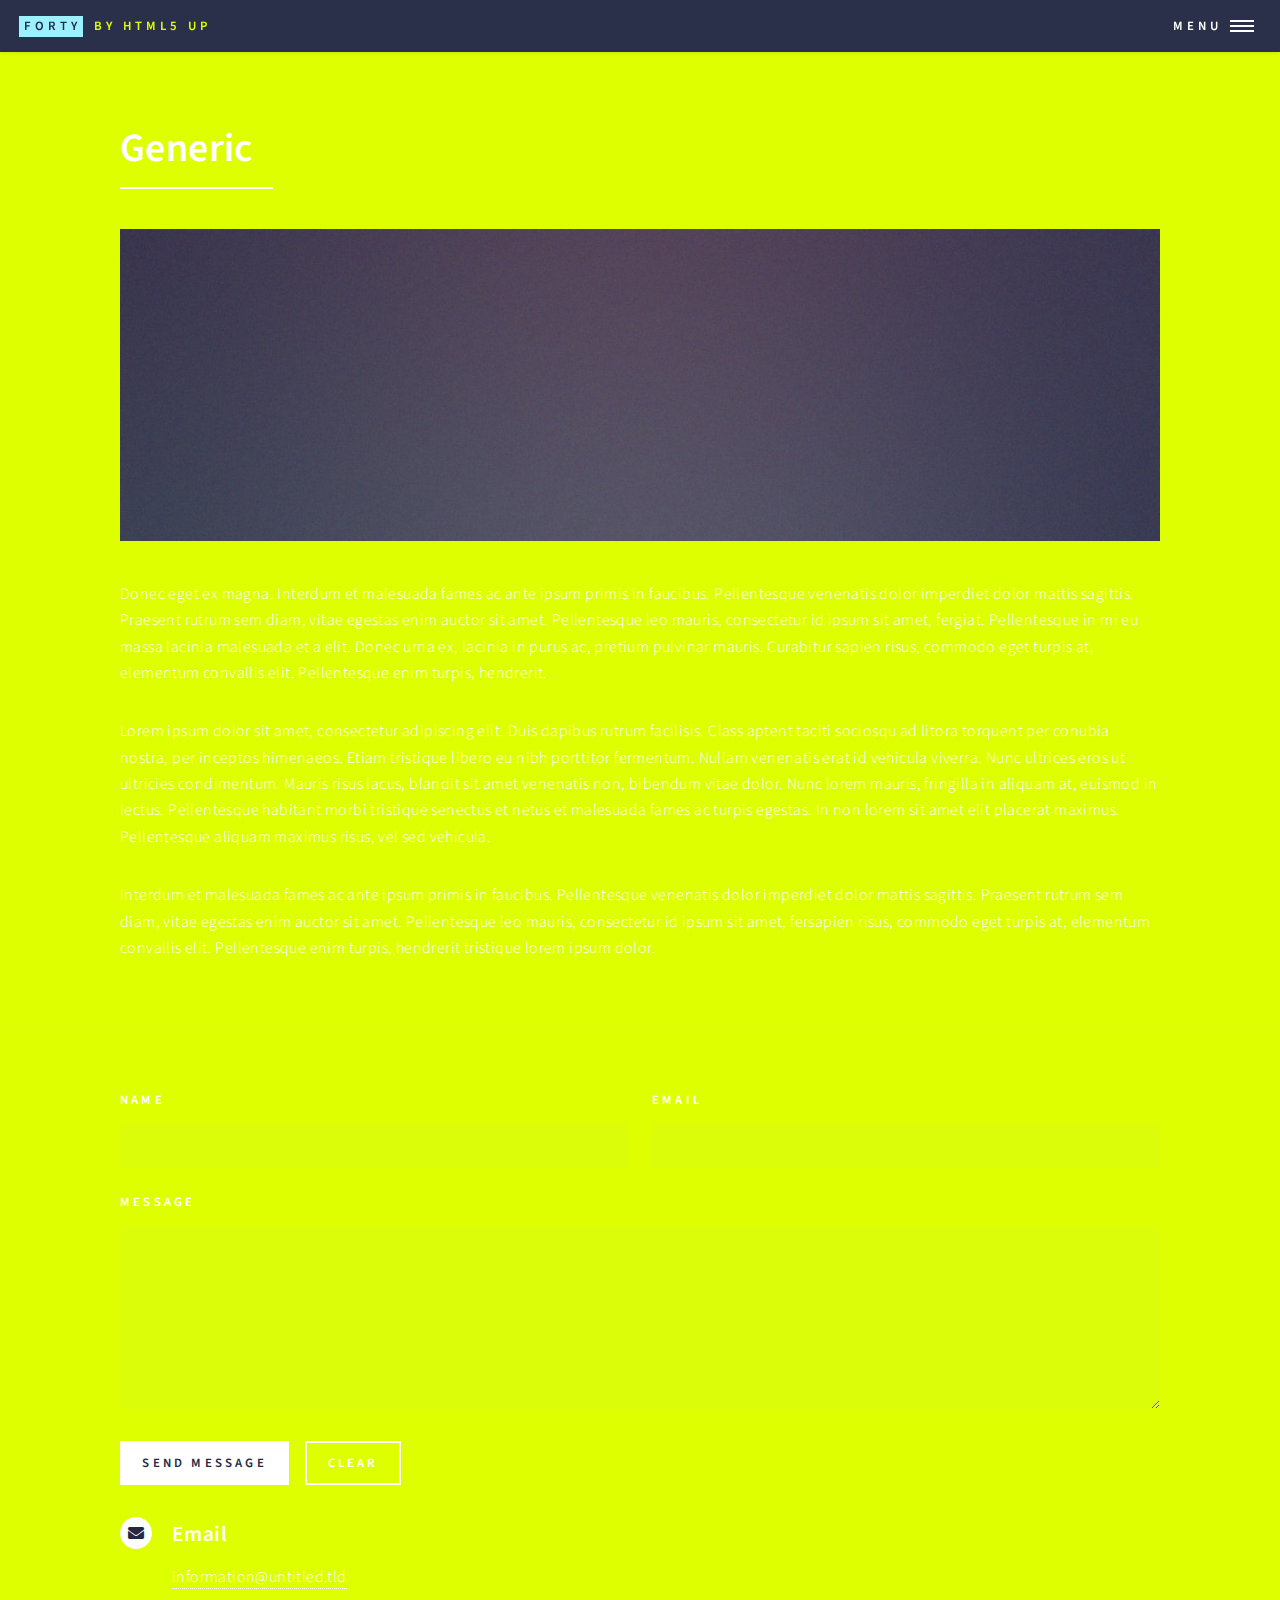
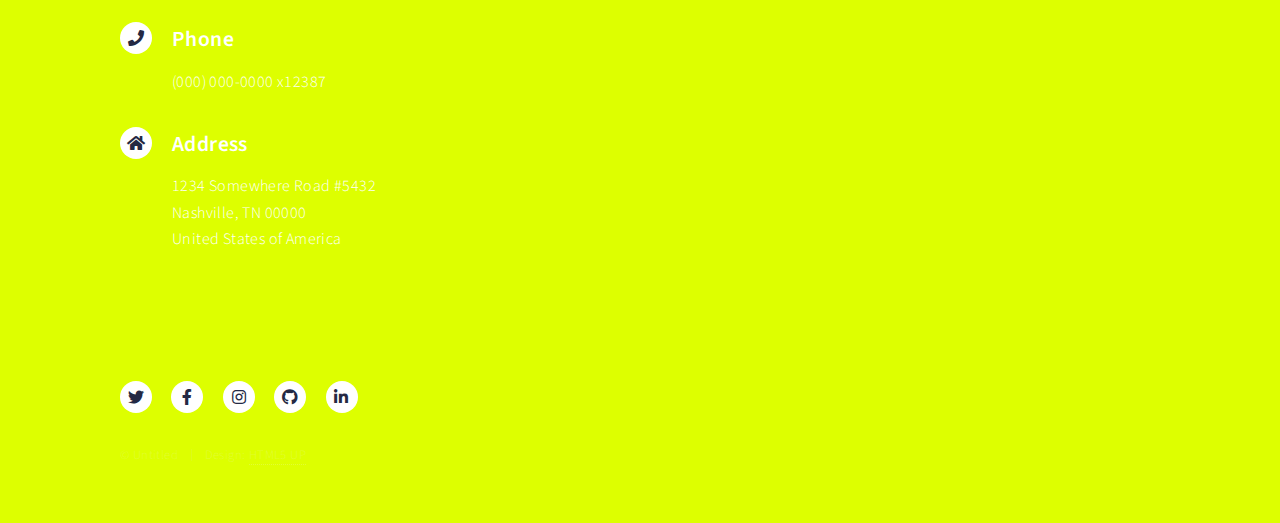
<file: generic.html>
<!DOCTYPE HTML>
<!--
	Forty by HTML5 UP
	html5up.net | @ajlkn
	Free for personal and commercial use under the CCA 3.0 license (html5up.net/license)
-->
<html>
	<head>
		<title>Generic - Forty by HTML5 UP</title>
		<meta charset="utf-8" />
		<meta name="viewport" content="width=device-width, initial-scale=1, user-scalable=no" />
		<link rel="stylesheet" href="assets/css/main.css" />
		<noscript><link rel="stylesheet" href="assets/css/noscript.css" /></noscript>
	</head>
	<body class="is-preload">

		<!-- Wrapper -->
			<div id="wrapper">

				<!-- Header -->
					<header id="header">
						<a href="index.html" class="logo"><strong>Forty</strong> <span>by HTML5 UP</span></a>
						<nav>
							<a href="#menu">Menu</a>
						</nav>
					</header>

				<!-- Menu -->
					<nav id="menu">
						<ul class="links">
							<li><a href="index.html">Home</a></li>
							<li><a href="landing.html">Landing</a></li>
							<li><a href="generic.html">Generic</a></li>
							<li><a href="elements.html">Elements</a></li>
						</ul>
						<ul class="actions stacked">
							<li><a href="#" class="button primary fit">Get Started</a></li>
							<li><a href="#" class="button fit">Log In</a></li>
						</ul>
					</nav>

				<!-- Main -->
					<div id="main" class="alt">

						<!-- One -->
							<section id="one">
								<div class="inner">
									<header class="major">
										<h1>Generic</h1>
									</header>
									<span class="image main"><img src="images/pic11.jpg" alt="" /></span>
									<p>Donec eget ex magna. Interdum et malesuada fames ac ante ipsum primis in faucibus. Pellentesque venenatis dolor imperdiet dolor mattis sagittis. Praesent rutrum sem diam, vitae egestas enim auctor sit amet. Pellentesque leo mauris, consectetur id ipsum sit amet, fergiat. Pellentesque in mi eu massa lacinia malesuada et a elit. Donec urna ex, lacinia in purus ac, pretium pulvinar mauris. Curabitur sapien risus, commodo eget turpis at, elementum convallis elit. Pellentesque enim turpis, hendrerit.</p>
									<p>Lorem ipsum dolor sit amet, consectetur adipiscing elit. Duis dapibus rutrum facilisis. Class aptent taciti sociosqu ad litora torquent per conubia nostra, per inceptos himenaeos. Etiam tristique libero eu nibh porttitor fermentum. Nullam venenatis erat id vehicula viverra. Nunc ultrices eros ut ultricies condimentum. Mauris risus lacus, blandit sit amet venenatis non, bibendum vitae dolor. Nunc lorem mauris, fringilla in aliquam at, euismod in lectus. Pellentesque habitant morbi tristique senectus et netus et malesuada fames ac turpis egestas. In non lorem sit amet elit placerat maximus. Pellentesque aliquam maximus risus, vel sed vehicula.</p>
									<p>Interdum et malesuada fames ac ante ipsum primis in faucibus. Pellentesque venenatis dolor imperdiet dolor mattis sagittis. Praesent rutrum sem diam, vitae egestas enim auctor sit amet. Pellentesque leo mauris, consectetur id ipsum sit amet, fersapien risus, commodo eget turpis at, elementum convallis elit. Pellentesque enim turpis, hendrerit tristique lorem ipsum dolor.</p>
								</div>
							</section>

					</div>

				<!-- Contact -->
					<section id="contact">
						<div class="inner">
							<section>
								<form method="post" action="#">
									<div class="fields">
										<div class="field half">
											<label for="name">Name</label>
											<input type="text" name="name" id="name" />
										</div>
										<div class="field half">
											<label for="email">Email</label>
											<input type="text" name="email" id="email" />
										</div>
										<div class="field">
											<label for="message">Message</label>
											<textarea name="message" id="message" rows="6"></textarea>
										</div>
									</div>
									<ul class="actions">
										<li><input type="submit" value="Send Message" class="primary" /></li>
										<li><input type="reset" value="Clear" /></li>
									</ul>
								</form>
							</section>
							<section class="split">
								<section>
									<div class="contact-method">
										<span class="icon solid alt fa-envelope"></span>
										<h3>Email</h3>
										<a href="#">information@untitled.tld</a>
									</div>
								</section>
								<section>
									<div class="contact-method">
										<span class="icon solid alt fa-phone"></span>
										<h3>Phone</h3>
										<span>(000) 000-0000 x12387</span>
									</div>
								</section>
								<section>
									<div class="contact-method">
										<span class="icon solid alt fa-home"></span>
										<h3>Address</h3>
										<span>1234 Somewhere Road #5432<br />
										Nashville, TN 00000<br />
										United States of America</span>
									</div>
								</section>
							</section>
						</div>
					</section>

				<!-- Footer -->
					<footer id="footer">
						<div class="inner">
							<ul class="icons">
								<li><a href="#" class="icon brands alt fa-twitter"><span class="label">Twitter</span></a></li>
								<li><a href="#" class="icon brands alt fa-facebook-f"><span class="label">Facebook</span></a></li>
								<li><a href="#" class="icon brands alt fa-instagram"><span class="label">Instagram</span></a></li>
								<li><a href="#" class="icon brands alt fa-github"><span class="label">GitHub</span></a></li>
								<li><a href="#" class="icon brands alt fa-linkedin-in"><span class="label">LinkedIn</span></a></li>
							</ul>
							<ul class="copyright">
								<li>&copy; Untitled</li><li>Design: <a href="https://html5up.net">HTML5 UP</a></li>
							</ul>
						</div>
					</footer>

			</div>

		<!-- Scripts -->
			<script src="assets/js/jquery.min.js"></script>
			<script src="assets/js/jquery.scrolly.min.js"></script>
			<script src="assets/js/jquery.scrollex.min.js"></script>
			<script src="assets/js/browser.min.js"></script>
			<script src="assets/js/breakpoints.min.js"></script>
			<script src="assets/js/util.js"></script>
			<script src="assets/js/main.js"></script>

	</body>
</html>
</file>
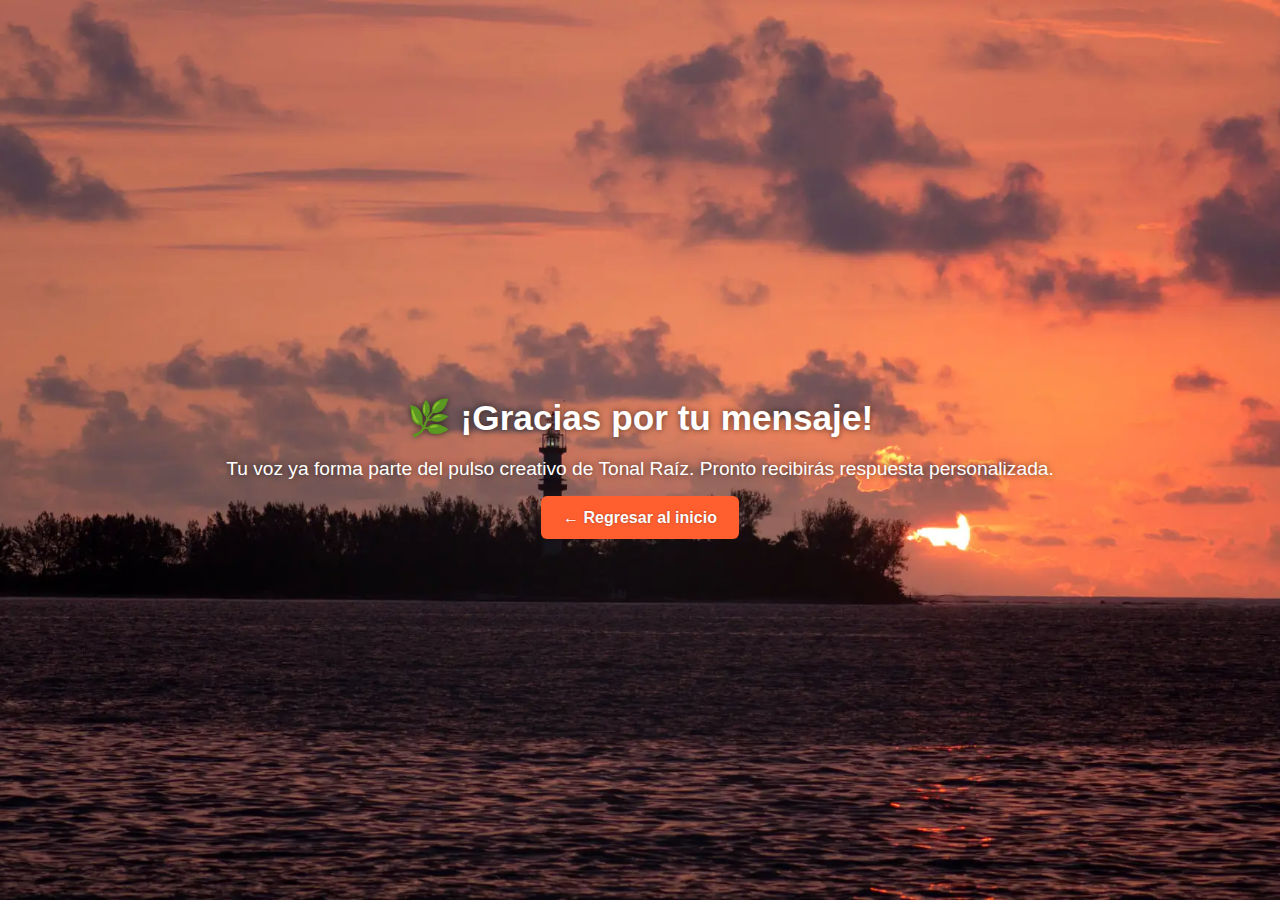
<file: gracias.html>
<!DOCTYPE html>
<html lang="es">
<head>
  <meta charset="UTF-8" />
  <meta name="viewport" content="width=device-width, initial-scale=1" />
  <title>Gracias por tu mensaje</title>

  <style>
    /* Fondo con imagen */
    body {
      margin: 0;
      font-family: 'Helvetica Neue', sans-serif;
      color: #fff;
      background: url('images/gracias.png') no-repeat center center fixed;
      background-size: cover;
      display: flex;
      flex-direction: column;
      justify-content: center;
      align-items: center;
      height: 100vh;
      text-align: center;
      overflow: hidden;
    }

    h1 {
      font-size: 2.2em;
      margin-bottom: 0.2em;
      font-weight: 600;
      text-shadow: 0 0 6px rgba(0, 0, 0, 0.6);
    }

    p {
      font-size: 1.2em;
      margin-bottom: 1.5em;
      text-shadow: 0 0 6px rgba(0, 0, 0, 0.6);
    }

    .volver {
      background-color: #ff5e2f;
      color: white;
      padding: 0.8em 1.4em;
      text-decoration: none;
      font-weight: bold;
      border-radius: 6px;
      transition: background-color 0.3s ease;
      text-shadow: 0 0 2px rgba(0,0,0,0.4);
    }

    .volver:hover {
      background-color: #ff3600;
    }

    /* Estela animada tipo "everlas" */
    .estela {
      position: absolute;
      top: 0;
      left: 0;
      width: 100vw;
      height: 100vh;
      background: radial-gradient(circle at center, rgba(255,255,255,0.05) 0%, transparent 70%);
      animation: parpadeo 6s infinite ease-in-out;
      z-index: -1;
    }

    @keyframes parpadeo {
      0%, 100% { opacity: 0.1; }
      50% { opacity: 0.3; }
    }
  </style>
</head>
<body>
  <!-- 🌟 Estela animada debajo del texto -->
  <div class="estela"></div>

  <!-- 🌿 Contenido -->
  <div class="animado">
    <h1>🌿 ¡Gracias por tu mensaje!</h1>
    <p>Tu voz ya forma parte del pulso creativo de Tonal Raíz. Pronto recibirás respuesta personalizada.</p>
    <a href="index.html" class="volver">← Regresar al inicio</a>
  </div>
</body>
</html>
</file>
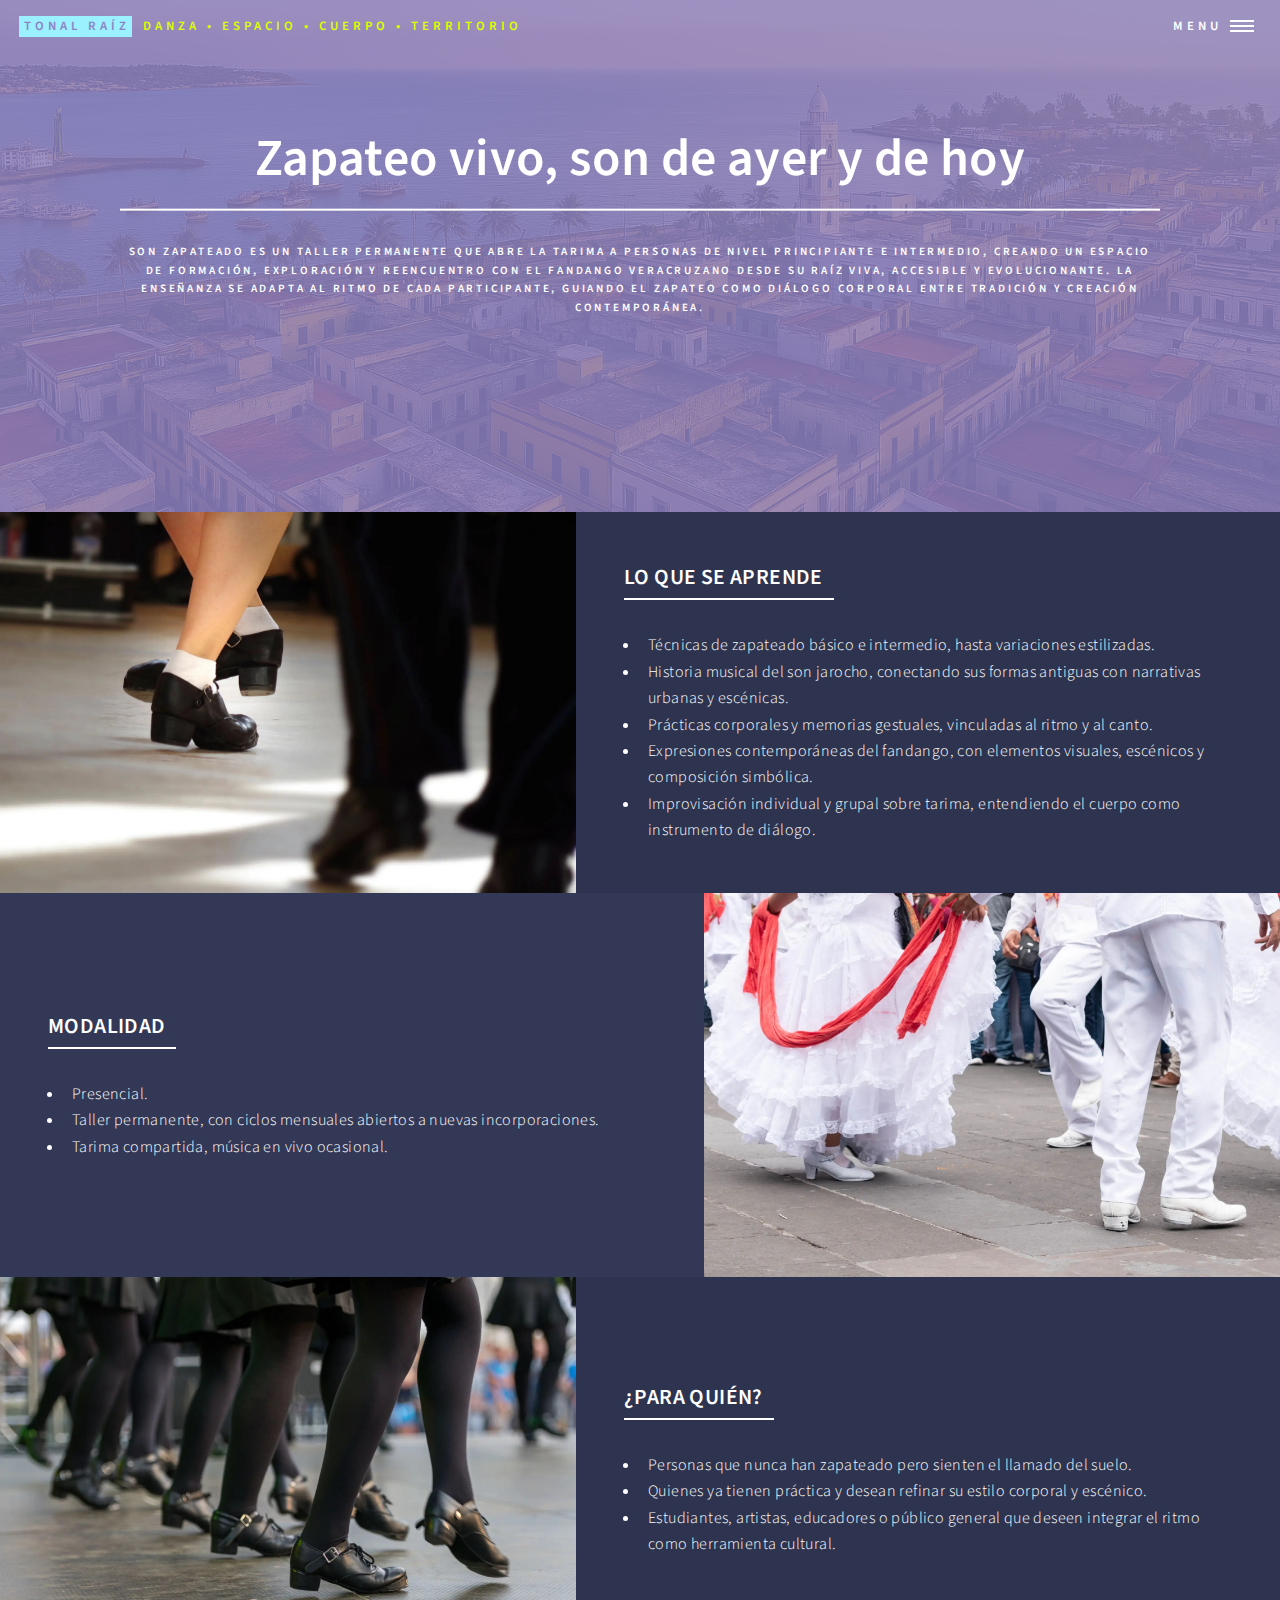
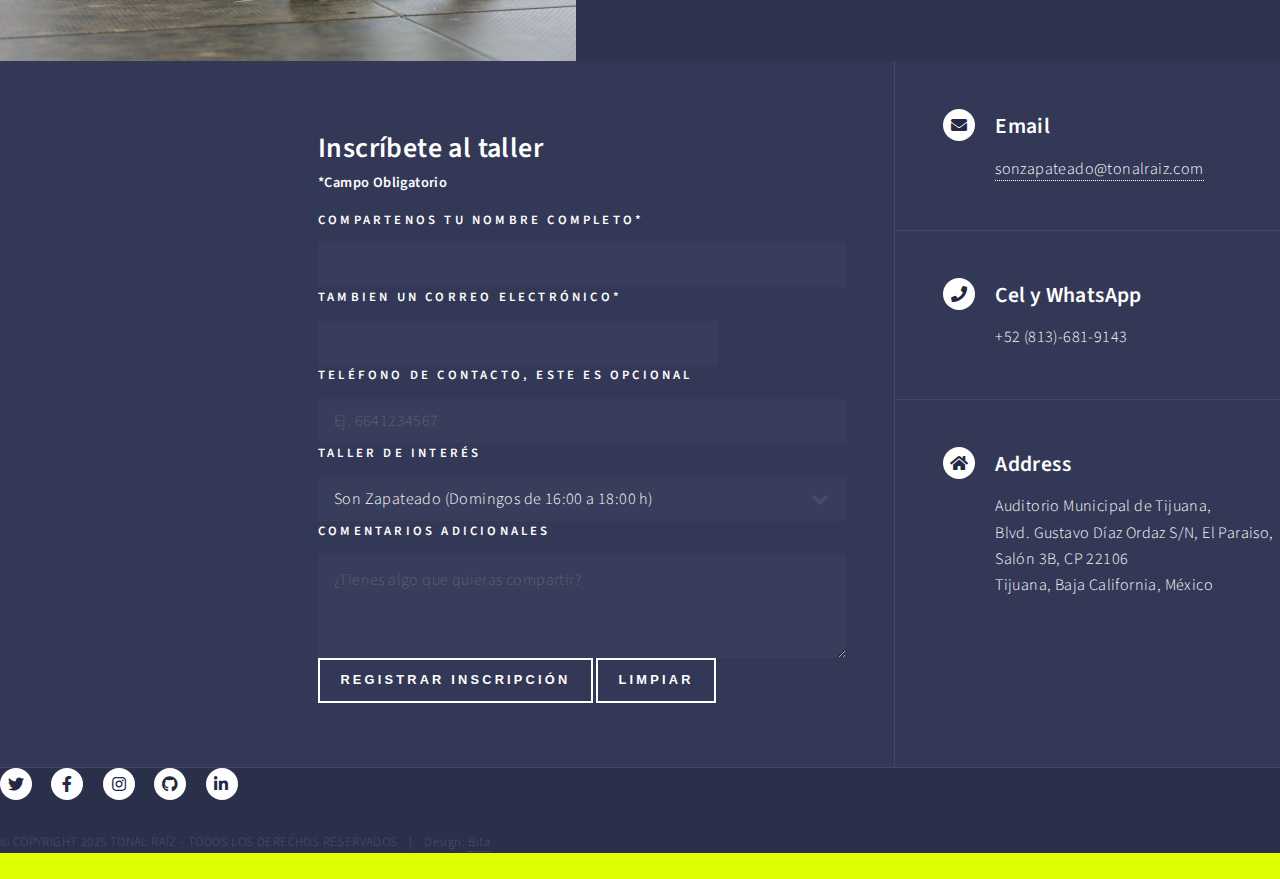
<file: sonzapateado.html>
<!DOCTYPE HTML>
<html>
	<head>
		<link rel="icon" href="favicon-32x32.png" type="image/x-icon" />
		<title>Son Zapateado</title>
		<meta charset="utf-8" />
		<meta name="viewport" content="width=device-width, initial-scale=1, user-scalable=no" />
		<link rel="stylesheet" href="assets/css/main.css" />
		<noscript><link rel="stylesheet" href="assets/css/noscript.css" /></noscript>
	</head>
	<body class="is-preload">

		<!-- Wrapper -->
			<div id="wrapper">

				<!-- Header -->
				<!-- Note: The "styleN" class below should match that of the banner element. -->
					<header id="header" class="alt style2">
						<a href="index.html" class="logo"><strong>Tonal Raíz</strong> <span>Danza • Espacio • Cuerpo • Territorio</span></a>
						<nav>
							<a href="#menu">Menu</a>
						</nav>
					</header>

				<!-- Menu -->
					<nav id="menu">
						<ul class="links">
							<li><a href="index.html">Inicio</a></li>
							<li><a href="sonzapateado.html">Son Zapateado</a></li>
							<li><a href="arquibita.html">ArquiBita</a></li>
							<li><a href="generic.html">Generic</a></li>
							<li><a href="elements.html">Elements</a></li>
						</ul>
						<ul class="actions stacked">
							<li><a href="#" class="button primary fit">Get Started</a></li>
							<li><a href="#" class="button fit">Log In</a></li>
						</ul>
					</nav>

				<!-- Banner -->
				<!-- Note: The "styleN" class below should match that of the header element. -->
					<section id="banner" class="style2">
						<div class="inner">
							<span class="image">
								<img src="images/veracruzia1.png" alt="" />
							</span>
							<header class="major">
								<h1>Zapateo vivo, son de ayer y de hoy</h1>
							</header>
							<div class="content">
								<p>Son Zapateado es un taller permanente que abre la tarima a personas de nivel principiante e intermedio, creando un espacio de formación, exploración y reencuentro con el fandango veracruzano desde su raíz viva, accesible y evolucionante. La enseñanza se adapta al ritmo de cada participante, guiando el zapateo como diálogo corporal entre tradición y creación contemporánea.</p>
							</div>
						</div>
					</section>

				<!-- Main -->
					<div id="main">

						<!-- One -->
							<section id="one" class="spotlights">
								<section>
									<a href="sonzapateado.html" class="image">
										<img src="images/sonzapateado2" alt="" data-position="center center" />
									</a>
									<div class="content">
										<div class="inner">
											<header class="major">
												<h3>LO QUE SE APRENDE</h3>
											</header>
											<ul>
											<li>Técnicas de zapateado básico e intermedio, hasta variaciones estilizadas.</li>
    										<li>Historia musical del son jarocho, conectando sus formas antiguas con narrativas urbanas y escénicas.</li>
    										<li>Prácticas corporales y memorias gestuales, vinculadas al ritmo y al canto.</li>
    										<li>Expresiones contemporáneas del fandango, con elementos visuales, escénicos y composición simbólica.</li>
   										 	<li>Improvisación individual y grupal sobre tarima, entendiendo el cuerpo como instrumento de diálogo.</li>
											</ul></div>
								</section>

						<!-- Two -->		
								<section>
									<a href="sonzapateado.html" class="image">
										<img src="images/sonzapateado3.jpeg" alt="" data-position="top center" />
									</a>
									<div class="content">
										<div class="inner">
											<header class="major">
												<h3>MODALIDAD</h3>
											</header>
											<ul>
											<li>Presencial.</li>
											<li>Taller permanente, con ciclos mensuales abiertos a nuevas incorporaciones.</li>
											<li>Tarima compartida, música en vivo ocasional.</li>
											</ul></div>
								</section>
						<!-- Three -->
								<section>
									<a href="sonzapateado.html" class="image">
										<img src="images/sonzapateado4.jpeg" alt="" data-position="25% 25%" />
									</a>
									<div class="content">
										<div class="inner">
											<header class="major">
												<h3>¿PARA QUIÉN?</h3>
											</header>
											<ul>
											<li>Personas que nunca han zapateado pero sienten el llamado del suelo.</li>
											<li>Quienes ya tienen práctica y desean refinar su estilo corporal y escénico.</li>
											<li>Estudiantes, artistas, educadores o público general que deseen integrar el ritmo como herramienta cultural.</li>
											</ul></div>
								</section>
				<!-- Inscríbete al taller -->
					<section id="taller-inscripcion">
						<div class="inner">
							<section>
								<form method="post" action="#">
									<h2 style="margin-bottom: 0;">Inscríbete al taller</h2>
									<h5 style="margin-top: 0;">*Campo Obligatorio</h5>


									<label for="nombre">Compartenos tu nombre completo*</label>
									<input type="text" id="nombre" name="nombre" required />

									<label for="correo">Tambien un correo electrónico*</label>
									<input type="email" id="correo" name="correo" required />

									<label for="telefono">Teléfono de contacto, este es opcional</label>
  									<input type="tel" id="telefono" name="telefono" pattern="[0-9]{10}" placeholder="Ej. 6641234567" optional />

									<label for="taller">Taller de interés</label>
									<select id="taller" name="taller">
										<option value="zapateado">Son Zapateado (Domingos de 16:00 a 18:00 h)</option>
									</select>

									<label for="mensaje">Comentarios adicionales</label>
									<textarea id="mensaje" name="mensaje" rows="3" placeholder="¿Tienes algo que quieras compartir?"></textarea>

									<div class="botonera">
										<button type="submit">Registrar inscripción</button>
										<button type="reset">Limpiar</button>
									</div>
									</form>
							</section>
							<section class="split">
								<section>
									<div class="contact-method">
										<span class="icon solid alt fa-envelope"></span>
										<h3>Email</h3>
										<a href="#">sonzapateado@tonalraiz.com</a>
									</div>
								</section>
								<section>
									<div class="contact-method">
										<span class="icon solid alt fa-phone"></span>
										<h3>Cel y WhatsApp</h3>
										<span>+52 (813)-681-9143</span>
									</div>
								</section>
								<section>
									<div class="contact-method">
										<span class="icon solid alt fa-home"></span>
										<h3>Address</h3>
										<span>Auditorio Municipal de Tijuana,<br />
										Blvd. Gustavo Díaz Ordaz S/N, El Paraiso, Salón 3B, CP 22106<br />
										Tijuana, Baja California, México</span>
									</div>
								</section>
							</section>
						</div>
					</section>

				<!-- Footer -->
					<footer id="footer">
						<div class="inner">
							<ul class="icons">
								<li><a href="#" class="icon brands alt fa-twitter"><span class="label">Twitter</span></a></li>
								<li><a href="#" class="icon brands alt fa-facebook-f"><span class="label">Facebook</span></a></li>
								<li><a href="#" class="icon brands alt fa-instagram"><span class="label">Instagram</span></a></li>
								<li><a href="#" class="icon brands alt fa-github"><span class="label">GitHub</span></a></li>
								<li><a href="#" class="icon brands alt fa-linkedin-in"><span class="label">LinkedIn</span></a></li>
							</ul>
							<ul class="copyright">
								<li>&copy; COPYRIGHT 2025 TONAL RAÍZ - TODOS LOS DERECHOS RESERVADOS</li><li>Design: <a href="">Bita</a></li>
							</ul>
						</div>
					</footer>

			</div>

		<!-- Scripts -->
			<script src="assets/js/jquery.min.js"></script>
			<script src="assets/js/jquery.scrolly.min.js"></script>
			<script src="assets/js/jquery.scrollex.min.js"></script>
			<script src="assets/js/browser.min.js"></script>
			<script src="assets/js/breakpoints.min.js"></script>
			<script src="assets/js/util.js"></script>
			<script src="assets/js/main.js"></script>

	</body>
</html>
</file>
<file: assets/css/noscript.css>
/* Banner */

	body.is-preload #banner:after {
		opacity: 0.85;
	}

	body.is-preload #banner > .inner {
		-moz-filter: none;
		-webkit-filter: none;
		-ms-filter: none;
		filter: none;
		-moz-transform: none;
		-webkit-transform: none;
		-ms-transform: none;
		transform: none;
		opacity: 1;
	}
</file>
<file: assets/css/main.css>
@import url(fontawesome-all.min.css);
@import url("https://fonts.googleapis.com/css?family=Source+Sans+Pro:300,300italic,600,600italic");

/*
	Forty by HTML5 UP
	html5up.net | @ajlkn
	Free for personal and commercial use under the CCA 3.0 license (html5up.net/license)
*/

html, body, div, span, applet, object,
iframe, h1, h2, h3, h4, h5, h6, p, blockquote,
pre, a, abbr, acronym, address, big, cite,
code, del, dfn, em, img, ins, kbd, q, s, samp,
small, strike, strong, sub, sup, tt, var, b,
u, i, center, dl, dt, dd, ol, ul, li, fieldset,
form, label, legend, table, caption, tbody,
tfoot, thead, tr, th, td, article, aside,
canvas, details, embed, figure, figcaption,
footer, header, hgroup, menu, nav, output, ruby,
section, summary, time, mark, audio, video {
	margin: 0;
	padding: 0;
	border: 0;
	font-size: 100%;
	font: inherit;
	vertical-align: baseline;}

article, aside, details, figcaption, figure,
footer, header, hgroup, menu, nav, section {
	display: block;}

body {
	line-height: 1;
}

ol, ul {
	list-style: none;
}

blockquote, q {
	quotes: none;
}

	blockquote:before, blockquote:after, q:before, q:after {
		content: '';
		content: none;
	}

table {
	border-collapse: collapse;
	border-spacing: 0;
}

body {
	-webkit-text-size-adjust: none;
}

mark {
	background-color: transparent;
	color: inherit;
}

input::-moz-focus-inner {
	border: 0;
	padding: 0;
}

input, select, textarea {
	-moz-appearance: none;
	-webkit-appearance: none;
	-ms-appearance: none;
	appearance: none;
}

/* Basic */

	@-ms-viewport {
		width: device-width;
	}

	body {
		-ms-overflow-style: scrollbar;
	}

	@media screen and (max-width: 480px) {

		html, body {
			min-width: 320px;
		}

	}

	html {
		box-sizing: border-box;
	}

	*, *:before, *:after {
		box-sizing: inherit;
	}

	/* Barra inferior Original Color: #242943*/
	body {
		background: #ddff00;
	}

		body.is-preload *, body.is-preload *:before, body.is-preload *:after {
			-moz-animation: none !important;
			-webkit-animation: none !important;
			-ms-animation: none !important;
			animation: none !important;
			-moz-transition: none !important;
			-webkit-transition: none !important;
			-ms-transition: none !important;
			transition: none !important;
		}

/* Type Texto descriptivo*/

	body, input, select, textarea {
		color: #ffffff;
		font-family: "Source Sans Pro", Helvetica, sans-serif;
		font-size: 17pt;
		font-weight: 300;
		letter-spacing: 0.025em;
		line-height: 1.65;
	}

		@media screen and (max-width: 1680px) {

			body, input, select, textarea {
				font-size: 14pt;
			}

		}

		@media screen and (max-width: 1280px) {

			body, input, select, textarea {
				font-size: 12pt;
			}

		}

		@media screen and (max-width: 360px) {

			body, input, select, textarea {
				font-size: 11pt;
			}

		}

	a {
		-moz-transition: color 0.2s ease-in-out, border-bottom-color 0.2s ease-in-out;
		-webkit-transition: color 0.2s ease-in-out, border-bottom-color 0.2s ease-in-out;
		-ms-transition: color 0.2s ease-in-out, border-bottom-color 0.2s ease-in-out;
		transition: color 0.2s ease-in-out, border-bottom-color 0.2s ease-in-out;
		border-bottom: dotted 1px;
		color: inherit;
		text-decoration: none;
	}

		a:hover {
			border-bottom-color: transparent;
			color: #ddff00 !important;
		}

		a:active {
			color: #ddff00 !important;
		}

	strong, b {
		color: #ffffff;
		font-weight: 600;
	}

	em, i {
		font-style: italic;
	}

	p {
		margin: 0 0 2em 0;
	}

	h1, h2, h3, h4, h5, h6 {
		color: #ffffff;
		font-weight: 600;
		line-height: 1.65;
		margin: 0 0 1em 0;
	}

		h1 a, h2 a, h3 a, h4 a, h5 a, h6 a {
			color: inherit;
			border-bottom: 0;
		}

	h1 {
		font-size: 2.5em;
	}

	h2 {
		font-size: 1.75em;
	}

	h3 {
		font-size: 1.35em;
	}

	h4 {
		font-size: 1.1em;
	}

	h5 {
		font-size: 0.9em;
	}

	h6 {
		font-size: 0.7em;
	}

	@media screen and (max-width: 736px) {

		h1 {
			font-size: 2em;
		}

		h2 {
			font-size: 1.5em;
		}

		h3 {
			font-size: 1.25em;
		}

	}

	sub {
		font-size: 0.8em;
		position: relative;
		top: 0.5em;
	}

	sup {
		font-size: 0.8em;
		position: relative;
		top: -0.5em;
	}

	blockquote {
		border-left: solid 4px rgba(212, 212, 255, 0.1);
		font-style: italic;
		margin: 0 0 2em 0;
		padding: 0.5em 0 0.5em 2em;
	}

	code {
		background: rgba(0, 0, 255, 0.035);
		font-family: "Courier New", monospace;
		font-size: 0.9em;
		margin: 0 0.25em;
		padding: 0.25em 0.65em;
	}

	pre {
		-webkit-overflow-scrolling: touch;
		font-family: "Courier New", monospace;
		font-size: 0.9em;
		margin: 0 0 2em 0;
	}

		pre code {
			display: block;
			line-height: 1.75;
			padding: 1em 1.5em;
			overflow-x: auto;
		}

	hr {
		border: 0;
		border-bottom: solid 1px rgba(212, 212, 255, 0.1);
		margin: 2em 0;
	}

		hr.major {
			margin: 3em 0;
		}

	.align-left {
		text-align: left;
	}

	.align-center {
		text-align: center;
	}

	.align-right {
		text-align: right;
	}

/* Row */

	.row {
		display: flex;
		flex-wrap: wrap;
		box-sizing: border-box;
		align-items: stretch;
	}

		.row > * {
			box-sizing: border-box;
		}

		.row.gtr-uniform > * > :last-child {
			margin-bottom: 0;
		}

		.row.aln-left {
			justify-content: flex-start;
		}

		.row.aln-center {
			justify-content: center;
		}

		.row.aln-right {
			justify-content: flex-end;
		}

		.row.aln-top {
			align-items: flex-start;
		}

		.row.aln-middle {
			align-items: center;
		}

		.row.aln-bottom {
			align-items: flex-end;
		}

		.row > .imp {
			order: -1;
		}

		.row > .col-1 {
			width: 8.33333%;
		}

		.row > .off-1 {
			margin-left: 8.33333%;
		}

		.row > .col-2 {
			width: 16.66667%;
		}

		.row > .off-2 {
			margin-left: 16.66667%;
		}

		.row > .col-3 {
			width: 25%;
		}

		.row > .off-3 {
			margin-left: 25%;
		}

		.row > .col-4 {
			width: 33.33333%;
		}

		.row > .off-4 {
			margin-left: 33.33333%;
		}

		.row > .col-5 {
			width: 41.66667%;
		}

		.row > .off-5 {
			margin-left: 41.66667%;
		}

		.row > .col-6 {
			width: 50%;
		}

		.row > .off-6 {
			margin-left: 50%;
		}

		.row > .col-7 {
			width: 58.33333%;
		}

		.row > .off-7 {
			margin-left: 58.33333%;
		}

		.row > .col-8 {
			width: 66.66667%;
		}

		.row > .off-8 {
			margin-left: 66.66667%;
		}

		.row > .col-9 {
			width: 75%;
		}

		.row > .off-9 {
			margin-left: 75%;
		}

		.row > .col-10 {
			width: 83.33333%;
		}

		.row > .off-10 {
			margin-left: 83.33333%;
		}

		.row > .col-11 {
			width: 91.66667%;
		}

		.row > .off-11 {
			margin-left: 91.66667%;
		}

		.row > .col-12 {
			width: 100%;
		}

		.row > .off-12 {
			margin-left: 100%;
		}

		.row.gtr-0 {
			margin-top: 0;
			margin-left: 0em;
		}

			.row.gtr-0 > * {
				padding: 0 0 0 0em;
			}

			.row.gtr-0.gtr-uniform {
				margin-top: 0em;
			}

				.row.gtr-0.gtr-uniform > * {
					padding-top: 0em;
				}

		.row.gtr-25 {
			margin-top: 0;
			margin-left: -0.5em;
		}

			.row.gtr-25 > * {
				padding: 0 0 0 0.5em;
			}

			.row.gtr-25.gtr-uniform {
				margin-top: -0.5em;
			}

				.row.gtr-25.gtr-uniform > * {
					padding-top: 0.5em;
				}

		.row.gtr-50 {
			margin-top: 0;
			margin-left: -1em;
		}

			.row.gtr-50 > * {
				padding: 0 0 0 1em;
			}

			.row.gtr-50.gtr-uniform {
				margin-top: -1em;
			}

				.row.gtr-50.gtr-uniform > * {
					padding-top: 1em;
				}

		.row {
			margin-top: 0;
			margin-left: -2em;
		}

			.row > * {
				padding: 0 0 0 2em;
			}

			.row.gtr-uniform {
				margin-top: -2em;
			}

				.row.gtr-uniform > * {
					padding-top: 2em;
				}

		.row.gtr-150 {
			margin-top: 0;
			margin-left: -3em;
		}

			.row.gtr-150 > * {
				padding: 0 0 0 3em;
			}

			.row.gtr-150.gtr-uniform {
				margin-top: -3em;
			}

				.row.gtr-150.gtr-uniform > * {
					padding-top: 3em;
				}

		.row.gtr-200 {
			margin-top: 0;
			margin-left: -4em;
		}

			.row.gtr-200 > * {
				padding: 0 0 0 4em;
			}

			.row.gtr-200.gtr-uniform {
				margin-top: -4em;
			}

				.row.gtr-200.gtr-uniform > * {
					padding-top: 4em;
				}

		@media screen and (max-width: 1680px) {

			.row {
				display: flex;
				flex-wrap: wrap;
				box-sizing: border-box;
				align-items: stretch;
			}

				.row > * {
					box-sizing: border-box;
				}

				.row.gtr-uniform > * > :last-child {
					margin-bottom: 0;
				}

				.row.aln-left {
					justify-content: flex-start;
				}

				.row.aln-center {
					justify-content: center;
				}

				.row.aln-right {
					justify-content: flex-end;
				}

				.row.aln-top {
					align-items: flex-start;
				}

				.row.aln-middle {
					align-items: center;
				}

				.row.aln-bottom {
					align-items: flex-end;
				}

				.row > .imp-xlarge {
					order: -1;
				}

				.row > .col-1-xlarge {
					width: 8.33333%;
				}

				.row > .off-1-xlarge {
					margin-left: 8.33333%;
				}

				.row > .col-2-xlarge {
					width: 16.66667%;
				}

				.row > .off-2-xlarge {
					margin-left: 16.66667%;
				}

				.row > .col-3-xlarge {
					width: 25%;
				}

				.row > .off-3-xlarge {
					margin-left: 25%;
				}

				.row > .col-4-xlarge {
					width: 33.33333%;
				}

				.row > .off-4-xlarge {
					margin-left: 33.33333%;
				}

				.row > .col-5-xlarge {
					width: 41.66667%;
				}

				.row > .off-5-xlarge {
					margin-left: 41.66667%;
				}

				.row > .col-6-xlarge {
					width: 50%;
				}

				.row > .off-6-xlarge {
					margin-left: 50%;
				}

				.row > .col-7-xlarge {
					width: 58.33333%;
				}

				.row > .off-7-xlarge {
					margin-left: 58.33333%;
				}

				.row > .col-8-xlarge {
					width: 66.66667%;
				}

				.row > .off-8-xlarge {
					margin-left: 66.66667%;
				}

				.row > .col-9-xlarge {
					width: 75%;
				}

				.row > .off-9-xlarge {
					margin-left: 75%;
				}

				.row > .col-10-xlarge {
					width: 83.33333%;
				}

				.row > .off-10-xlarge {
					margin-left: 83.33333%;
				}

				.row > .col-11-xlarge {
					width: 91.66667%;
				}

				.row > .off-11-xlarge {
					margin-left: 91.66667%;
				}

				.row > .col-12-xlarge {
					width: 100%;
				}

				.row > .off-12-xlarge {
					margin-left: 100%;
				}

				.row.gtr-0 {
					margin-top: 0;
					margin-left: 0em;
				}

					.row.gtr-0 > * {
						padding: 0 0 0 0em;
					}

					.row.gtr-0.gtr-uniform {
						margin-top: 0em;
					}

						.row.gtr-0.gtr-uniform > * {
							padding-top: 0em;
						}

				.row.gtr-25 {
					margin-top: 0;
					margin-left: -0.5em;
				}

					.row.gtr-25 > * {
						padding: 0 0 0 0.5em;
					}

					.row.gtr-25.gtr-uniform {
						margin-top: -0.5em;
					}

						.row.gtr-25.gtr-uniform > * {
							padding-top: 0.5em;
						}

				.row.gtr-50 {
					margin-top: 0;
					margin-left: -1em;
				}

					.row.gtr-50 > * {
						padding: 0 0 0 1em;
					}

					.row.gtr-50.gtr-uniform {
						margin-top: -1em;
					}

						.row.gtr-50.gtr-uniform > * {
							padding-top: 1em;
						}

				.row {
					margin-top: 0;
					margin-left: -2em;
				}

					.row > * {
						padding: 0 0 0 2em;
					}

					.row.gtr-uniform {
						margin-top: -2em;
					}

						.row.gtr-uniform > * {
							padding-top: 2em;
						}

				.row.gtr-150 {
					margin-top: 0;
					margin-left: -3em;
				}

					.row.gtr-150 > * {
						padding: 0 0 0 3em;
					}

					.row.gtr-150.gtr-uniform {
						margin-top: -3em;
					}

						.row.gtr-150.gtr-uniform > * {
							padding-top: 3em;
						}

				.row.gtr-200 {
					margin-top: 0;
					margin-left: -4em;
				}

					.row.gtr-200 > * {
						padding: 0 0 0 4em;
					}

					.row.gtr-200.gtr-uniform {
						margin-top: -4em;
					}

						.row.gtr-200.gtr-uniform > * {
							padding-top: 4em;
						}

		}

		@media screen and (max-width: 1280px) {

			.row {
				display: flex;
				flex-wrap: wrap;
				box-sizing: border-box;
				align-items: stretch;
			}

				.row > * {
					box-sizing: border-box;
				}

				.row.gtr-uniform > * > :last-child {
					margin-bottom: 0;
				}

				.row.aln-left {
					justify-content: flex-start;
				}

				.row.aln-center {
					justify-content: center;
				}

				.row.aln-right {
					justify-content: flex-end;
				}

				.row.aln-top {
					align-items: flex-start;
				}

				.row.aln-middle {
					align-items: center;
				}

				.row.aln-bottom {
					align-items: flex-end;
				}

				.row > .imp-large {
					order: -1;
				}

				.row > .col-1-large {
					width: 8.33333%;
				}

				.row > .off-1-large {
					margin-left: 8.33333%;
				}

				.row > .col-2-large {
					width: 16.66667%;
				}

				.row > .off-2-large {
					margin-left: 16.66667%;
				}

				.row > .col-3-large {
					width: 25%;
				}

				.row > .off-3-large {
					margin-left: 25%;
				}

				.row > .col-4-large {
					width: 33.33333%;
				}

				.row > .off-4-large {
					margin-left: 33.33333%;
				}

				.row > .col-5-large {
					width: 41.66667%;
				}

				.row > .off-5-large {
					margin-left: 41.66667%;
				}

				.row > .col-6-large {
					width: 50%;
				}

				.row > .off-6-large {
					margin-left: 50%;
				}

				.row > .col-7-large {
					width: 58.33333%;
				}

				.row > .off-7-large {
					margin-left: 58.33333%;
				}

				.row > .col-8-large {
					width: 66.66667%;
				}

				.row > .off-8-large {
					margin-left: 66.66667%;
				}

				.row > .col-9-large {
					width: 75%;
				}

				.row > .off-9-large {
					margin-left: 75%;
				}

				.row > .col-10-large {
					width: 83.33333%;
				}

				.row > .off-10-large {
					margin-left: 83.33333%;
				}

				.row > .col-11-large {
					width: 91.66667%;
				}

				.row > .off-11-large {
					margin-left: 91.66667%;
				}

				.row > .col-12-large {
					width: 100%;
				}

				.row > .off-12-large {
					margin-left: 100%;
				}

				.row.gtr-0 {
					margin-top: 0;
					margin-left: 0em;
				}

					.row.gtr-0 > * {
						padding: 0 0 0 0em;
					}

					.row.gtr-0.gtr-uniform {
						margin-top: 0em;
					}

						.row.gtr-0.gtr-uniform > * {
							padding-top: 0em;
						}

				.row.gtr-25 {
					margin-top: 0;
					margin-left: -0.375em;
				}

					.row.gtr-25 > * {
						padding: 0 0 0 0.375em;
					}

					.row.gtr-25.gtr-uniform {
						margin-top: -0.375em;
					}

						.row.gtr-25.gtr-uniform > * {
							padding-top: 0.375em;
						}

				.row.gtr-50 {
					margin-top: 0;
					margin-left: -0.75em;
				}

					.row.gtr-50 > * {
						padding: 0 0 0 0.75em;
					}

					.row.gtr-50.gtr-uniform {
						margin-top: -0.75em;
					}

						.row.gtr-50.gtr-uniform > * {
							padding-top: 0.75em;
						}

				.row {
					margin-top: 0;
					margin-left: -1.5em;
				}

					.row > * {
						padding: 0 0 0 1.5em;
					}

					.row.gtr-uniform {
						margin-top: -1.5em;
					}

						.row.gtr-uniform > * {
							padding-top: 1.5em;
						}

				.row.gtr-150 {
					margin-top: 0;
					margin-left: -2.25em;
				}

					.row.gtr-150 > * {
						padding: 0 0 0 2.25em;
					}

					.row.gtr-150.gtr-uniform {
						margin-top: -2.25em;
					}

						.row.gtr-150.gtr-uniform > * {
							padding-top: 2.25em;
						}

				.row.gtr-200 {
					margin-top: 0;
					margin-left: -3em;
				}

					.row.gtr-200 > * {
						padding: 0 0 0 3em;
					}

					.row.gtr-200.gtr-uniform {
						margin-top: -3em;
					}

						.row.gtr-200.gtr-uniform > * {
							padding-top: 3em;
						}

		}

		@media screen and (max-width: 980px) {

			.row {
				display: flex;
				flex-wrap: wrap;
				box-sizing: border-box;
				align-items: stretch;
			}

				.row > * {
					box-sizing: border-box;
				}

				.row.gtr-uniform > * > :last-child {
					margin-bottom: 0;
				}

				.row.aln-left {
					justify-content: flex-start;
				}

				.row.aln-center {
					justify-content: center;
				}

				.row.aln-right {
					justify-content: flex-end;
				}

				.row.aln-top {
					align-items: flex-start;
				}

				.row.aln-middle {
					align-items: center;
				}

				.row.aln-bottom {
					align-items: flex-end;
				}

				.row > .imp-medium {
					order: -1;
				}

				.row > .col-1-medium {
					width: 8.33333%;
				}

				.row > .off-1-medium {
					margin-left: 8.33333%;
				}

				.row > .col-2-medium {
					width: 16.66667%;
				}

				.row > .off-2-medium {
					margin-left: 16.66667%;
				}

				.row > .col-3-medium {
					width: 25%;
				}

				.row > .off-3-medium {
					margin-left: 25%;
				}

				.row > .col-4-medium {
					width: 33.33333%;
				}

				.row > .off-4-medium {
					margin-left: 33.33333%;
				}

				.row > .col-5-medium {
					width: 41.66667%;
				}

				.row > .off-5-medium {
					margin-left: 41.66667%;
				}

				.row > .col-6-medium {
					width: 50%;
				}

				.row > .off-6-medium {
					margin-left: 50%;
				}

				.row > .col-7-medium {
					width: 58.33333%;
				}

				.row > .off-7-medium {
					margin-left: 58.33333%;
				}

				.row > .col-8-medium {
					width: 66.66667%;
				}

				.row > .off-8-medium {
					margin-left: 66.66667%;
				}

				.row > .col-9-medium {
					width: 75%;
				}

				.row > .off-9-medium {
					margin-left: 75%;
				}

				.row > .col-10-medium {
					width: 83.33333%;
				}

				.row > .off-10-medium {
					margin-left: 83.33333%;
				}

				.row > .col-11-medium {
					width: 91.66667%;
				}

				.row > .off-11-medium {
					margin-left: 91.66667%;
				}

				.row > .col-12-medium {
					width: 100%;
				}

				.row > .off-12-medium {
					margin-left: 100%;
				}

				.row.gtr-0 {
					margin-top: 0;
					margin-left: 0em;
				}

					.row.gtr-0 > * {
						padding: 0 0 0 0em;
					}

					.row.gtr-0.gtr-uniform {
						margin-top: 0em;
					}

						.row.gtr-0.gtr-uniform > * {
							padding-top: 0em;
						}

				.row.gtr-25 {
					margin-top: 0;
					margin-left: -0.375em;
				}

					.row.gtr-25 > * {
						padding: 0 0 0 0.375em;
					}

					.row.gtr-25.gtr-uniform {
						margin-top: -0.375em;
					}

						.row.gtr-25.gtr-uniform > * {
							padding-top: 0.375em;
						}

				.row.gtr-50 {
					margin-top: 0;
					margin-left: -0.75em;
				}

					.row.gtr-50 > * {
						padding: 0 0 0 0.75em;
					}

					.row.gtr-50.gtr-uniform {
						margin-top: -0.75em;
					}

						.row.gtr-50.gtr-uniform > * {
							padding-top: 0.75em;
						}

				.row {
					margin-top: 0;
					margin-left: -1.5em;
				}

					.row > * {
						padding: 0 0 0 1.5em;
					}

					.row.gtr-uniform {
						margin-top: -1.5em;
					}

						.row.gtr-uniform > * {
							padding-top: 1.5em;
						}

				.row.gtr-150 {
					margin-top: 0;
					margin-left: -2.25em;
				}

					.row.gtr-150 > * {
						padding: 0 0 0 2.25em;
					}

					.row.gtr-150.gtr-uniform {
						margin-top: -2.25em;
					}

						.row.gtr-150.gtr-uniform > * {
							padding-top: 2.25em;
						}

				.row.gtr-200 {
					margin-top: 0;
					margin-left: -3em;
				}

					.row.gtr-200 > * {
						padding: 0 0 0 3em;
					}

					.row.gtr-200.gtr-uniform {
						margin-top: -3em;
					}

						.row.gtr-200.gtr-uniform > * {
							padding-top: 3em;
						}

		}

		@media screen and (max-width: 736px) {

			.row {
				display: flex;
				flex-wrap: wrap;
				box-sizing: border-box;
				align-items: stretch;
			}

				.row > * {
					box-sizing: border-box;
				}

				.row.gtr-uniform > * > :last-child {
					margin-bottom: 0;
				}

				.row.aln-left {
					justify-content: flex-start;
				}

				.row.aln-center {
					justify-content: center;
				}

				.row.aln-right {
					justify-content: flex-end;
				}

				.row.aln-top {
					align-items: flex-start;
				}

				.row.aln-middle {
					align-items: center;
				}

				.row.aln-bottom {
					align-items: flex-end;
				}

				.row > .imp-small {
					order: -1;
				}

				.row > .col-1-small {
					width: 8.33333%;
				}

				.row > .off-1-small {
					margin-left: 8.33333%;
				}

				.row > .col-2-small {
					width: 16.66667%;
				}

				.row > .off-2-small {
					margin-left: 16.66667%;
				}

				.row > .col-3-small {
					width: 25%;
				}

				.row > .off-3-small {
					margin-left: 25%;
				}

				.row > .col-4-small {
					width: 33.33333%;
				}

				.row > .off-4-small {
					margin-left: 33.33333%;
				}

				.row > .col-5-small {
					width: 41.66667%;
				}

				.row > .off-5-small {
					margin-left: 41.66667%;
				}

				.row > .col-6-small {
					width: 50%;
				}

				.row > .off-6-small {
					margin-left: 50%;
				}

				.row > .col-7-small {
					width: 58.33333%;
				}

				.row > .off-7-small {
					margin-left: 58.33333%;
				}

				.row > .col-8-small {
					width: 66.66667%;
				}

				.row > .off-8-small {
					margin-left: 66.66667%;
				}

				.row > .col-9-small {
					width: 75%;
				}

				.row > .off-9-small {
					margin-left: 75%;
				}

				.row > .col-10-small {
					width: 83.33333%;
				}

				.row > .off-10-small {
					margin-left: 83.33333%;
				}

				.row > .col-11-small {
					width: 91.66667%;
				}

				.row > .off-11-small {
					margin-left: 91.66667%;
				}

				.row > .col-12-small {
					width: 100%;
				}

				.row > .off-12-small {
					margin-left: 100%;
				}

				.row.gtr-0 {
					margin-top: 0;
					margin-left: 0em;
				}

					.row.gtr-0 > * {
						padding: 0 0 0 0em;
					}

					.row.gtr-0.gtr-uniform {
						margin-top: 0em;
					}

						.row.gtr-0.gtr-uniform > * {
							padding-top: 0em;
						}

				.row.gtr-25 {
					margin-top: 0;
					margin-left: -0.3125em;
				}

					.row.gtr-25 > * {
						padding: 0 0 0 0.3125em;
					}

					.row.gtr-25.gtr-uniform {
						margin-top: -0.3125em;
					}

						.row.gtr-25.gtr-uniform > * {
							padding-top: 0.3125em;
						}

				.row.gtr-50 {
					margin-top: 0;
					margin-left: -0.625em;
				}

					.row.gtr-50 > * {
						padding: 0 0 0 0.625em;
					}

					.row.gtr-50.gtr-uniform {
						margin-top: -0.625em;
					}

						.row.gtr-50.gtr-uniform > * {
							padding-top: 0.625em;
						}

				.row {
					margin-top: 0;
					margin-left: -1.25em;
				}

					.row > * {
						padding: 0 0 0 1.25em;
					}

					.row.gtr-uniform {
						margin-top: -1.25em;
					}

						.row.gtr-uniform > * {
							padding-top: 1.25em;
						}

				.row.gtr-150 {
					margin-top: 0;
					margin-left: -1.875em;
				}

					.row.gtr-150 > * {
						padding: 0 0 0 1.875em;
					}

					.row.gtr-150.gtr-uniform {
						margin-top: -1.875em;
					}

						.row.gtr-150.gtr-uniform > * {
							padding-top: 1.875em;
						}

				.row.gtr-200 {
					margin-top: 0;
					margin-left: -2.5em;
				}

					.row.gtr-200 > * {
						padding: 0 0 0 2.5em;
					}

					.row.gtr-200.gtr-uniform {
						margin-top: -2.5em;
					}

						.row.gtr-200.gtr-uniform > * {
							padding-top: 2.5em;
						}

		}

		@media screen and (max-width: 480px) {

			.row {
				display: flex;
				flex-wrap: wrap;
				box-sizing: border-box;
				align-items: stretch;
			}

				.row > * {
					box-sizing: border-box;
				}

				.row.gtr-uniform > * > :last-child {
					margin-bottom: 0;
				}

				.row.aln-left {
					justify-content: flex-start;
				}

				.row.aln-center {
					justify-content: center;
				}

				.row.aln-right {
					justify-content: flex-end;
				}

				.row.aln-top {
					align-items: flex-start;
				}

				.row.aln-middle {
					align-items: center;
				}

				.row.aln-bottom {
					align-items: flex-end;
				}

				.row > .imp-xsmall {
					order: -1;
				}

				.row > .col-1-xsmall {
					width: 8.33333%;
				}

				.row > .off-1-xsmall {
					margin-left: 8.33333%;
				}

				.row > .col-2-xsmall {
					width: 16.66667%;
				}

				.row > .off-2-xsmall {
					margin-left: 16.66667%;
				}

				.row > .col-3-xsmall {
					width: 25%;
				}

				.row > .off-3-xsmall {
					margin-left: 25%;
				}

				.row > .col-4-xsmall {
					width: 33.33333%;
				}

				.row > .off-4-xsmall {
					margin-left: 33.33333%;
				}

				.row > .col-5-xsmall {
					width: 41.66667%;
				}

				.row > .off-5-xsmall {
					margin-left: 41.66667%;
				}

				.row > .col-6-xsmall {
					width: 50%;
				}

				.row > .off-6-xsmall {
					margin-left: 50%;
				}

				.row > .col-7-xsmall {
					width: 58.33333%;
				}

				.row > .off-7-xsmall {
					margin-left: 58.33333%;
				}

				.row > .col-8-xsmall {
					width: 66.66667%;
				}

				.row > .off-8-xsmall {
					margin-left: 66.66667%;
				}

				.row > .col-9-xsmall {
					width: 75%;
				}

				.row > .off-9-xsmall {
					margin-left: 75%;
				}

				.row > .col-10-xsmall {
					width: 83.33333%;
				}

				.row > .off-10-xsmall {
					margin-left: 83.33333%;
				}

				.row > .col-11-xsmall {
					width: 91.66667%;
				}

				.row > .off-11-xsmall {
					margin-left: 91.66667%;
				}

				.row > .col-12-xsmall {
					width: 100%;
				}

				.row > .off-12-xsmall {
					margin-left: 100%;
				}

				.row.gtr-0 {
					margin-top: 0;
					margin-left: 0em;
				}

					.row.gtr-0 > * {
						padding: 0 0 0 0em;
					}

					.row.gtr-0.gtr-uniform {
						margin-top: 0em;
					}

						.row.gtr-0.gtr-uniform > * {
							padding-top: 0em;
						}

				.row.gtr-25 {
					margin-top: 0;
					margin-left: -0.3125em;
				}

					.row.gtr-25 > * {
						padding: 0 0 0 0.3125em;
					}

					.row.gtr-25.gtr-uniform {
						margin-top: -0.3125em;
					}

						.row.gtr-25.gtr-uniform > * {
							padding-top: 0.3125em;
						}

				.row.gtr-50 {
					margin-top: 0;
					margin-left: -0.625em;
				}

					.row.gtr-50 > * {
						padding: 0 0 0 0.625em;
					}

					.row.gtr-50.gtr-uniform {
						margin-top: -0.625em;
					}

						.row.gtr-50.gtr-uniform > * {
							padding-top: 0.625em;
						}

				.row {
					margin-top: 0;
					margin-left: -1.25em;
				}

					.row > * {
						padding: 0 0 0 1.25em;
					}

					.row.gtr-uniform {
						margin-top: -1.25em;
					}

						.row.gtr-uniform > * {
							padding-top: 1.25em;
						}

				.row.gtr-150 {
					margin-top: 0;
					margin-left: -1.875em;
				}

					.row.gtr-150 > * {
						padding: 0 0 0 1.875em;
					}

					.row.gtr-150.gtr-uniform {
						margin-top: -1.875em;
					}

						.row.gtr-150.gtr-uniform > * {
							padding-top: 1.875em;
						}

				.row.gtr-200 {
					margin-top: 0;
					margin-left: -2.5em;
				}

					.row.gtr-200 > * {
						padding: 0 0 0 2.5em;
					}

					.row.gtr-200.gtr-uniform {
						margin-top: -2.5em;
					}

						.row.gtr-200.gtr-uniform > * {
							padding-top: 2.5em;
						}

		}

/* Section/Article */

	section.special, article.special {
		text-align: center;
	}

	header.major {
		width: -moz-max-content;
		width: -webkit-max-content;
		width: -ms-max-content;
		width: max-content;
		margin-bottom: 2em;
	}

		header.major > :first-child {
			margin-bottom: 0;
			width: calc(100% + 0.5em);
		}

			header.major > :first-child:after {
				content: '';
				background-color: hsl(0, 0%, 100%);
				display: block;
				height: 2px;
				margin: 0.125em 0 0.5em 0;
				width: 100%;
			}

		header.major > p {
			font-size: 0.7em;
			font-weight: 600;
			letter-spacing: 0.25em;
			margin-bottom: 0;
			text-transform: uppercase;
		}

		body.is-ie header.major > :first-child:after {
			max-width: 9em;
		}

		body.is-ie header.major > h1:after {
			max-width: 100% !important;
		}

	@media screen and (max-width: 736px) {

		header.major > p br {
			display: none;
		}

	}

/* Form */

	form {
		margin: 0 0 2em 0;
	}

		form > :last-child {
			margin-bottom: 0;
		}

		form > .fields {
			display: -moz-flex;
			display: -webkit-flex;
			display: -ms-flex;
			display: flex;
			-moz-flex-wrap: wrap;
			-webkit-flex-wrap: wrap;
			-ms-flex-wrap: wrap;
			flex-wrap: wrap;
			width: calc(100% + 3em);
			margin: -1.5em 0 2em -1.5em;
		}

			form > .fields > .field {
				-moz-flex-grow: 0;
				-webkit-flex-grow: 0;
				-ms-flex-grow: 0;
				flex-grow: 0;
				-moz-flex-shrink: 0;
				-webkit-flex-shrink: 0;
				-ms-flex-shrink: 0;
				flex-shrink: 0;
				padding: 1.5em 0 0 1.5em;
				width: calc(100% - 1.5em);
			}

				form > .fields > .field.half {
					width: calc(50% - 0.75em);
				}

				form > .fields > .field.third {
					width: calc(100%/3 - 0.5em);
				}

				form > .fields > .field.quarter {
					width: calc(25% - 0.375em);
				}

		@media screen and (max-width: 480px) {

			form > .fields {
				width: calc(100% + 3em);
				margin: -1.5em 0 2em -1.5em;
			}

				form > .fields > .field {
					padding: 1.5em 0 0 1.5em;
					width: calc(100% - 1.5em);
				}

					form > .fields > .field.half {
						width: calc(100% - 1.5em);
					}

					form > .fields > .field.third {
						width: calc(100% - 1.5em);
					}

					form > .fields > .field.quarter {
						width: calc(100% - 1.5em);
					}

		}

	label {
		color: #ffffff;
		display: block;
		font-size: 0.8em;
		font-weight: 600;
		letter-spacing: 0.25em;
		margin: 0 0 1em 0;
		text-transform: uppercase;
	}

	input[type="text"],
	input[type="password"],
	input[type="email"],
	input[type="tel"],
	input[type="search"],
	input[type="url"],
	select,
	textarea {
		-moz-appearance: none;
		-webkit-appearance: none;
		-ms-appearance: none;
		appearance: none;
		background: rgba(212, 212, 255, 0.035);
		border: none;
		border-radius: 0;
		color: inherit;
		display: block;
		outline: 0;
		padding: 0 1em;
		text-decoration: none;
		width: 100%;
	}

		input[type="text"]:invalid,
		input[type="password"]:invalid,
		input[type="email"]:invalid,
		input[type="tel"]:invalid,
		input[type="search"]:invalid,
		input[type="url"]:invalid,
		select:invalid,
		textarea:invalid {
			box-shadow: none;
		}

		input[type="text"]:focus,
		input[type="password"]:focus,
		input[type="email"]:focus,
		input[type="tel"]:focus,
		input[type="search"]:focus,
		input[type="url"]:focus,
		select:focus,
		textarea:focus {
			border-color: #9bf1ff;
			box-shadow: 0 0 0 2px #9bf1ff;
		}

	select {
		background-image: url("data:image/svg+xml;charset=utf8,%3Csvg xmlns='http://www.w3.org/2000/svg' width='40' height='40' preserveAspectRatio='none' viewBox='0 0 40 40'%3E%3Cpath d='M9.4,12.3l10.4,10.4l10.4-10.4c0.2-0.2,0.5-0.4,0.9-0.4c0.3,0,0.6,0.1,0.9,0.4l3.3,3.3c0.2,0.2,0.4,0.5,0.4,0.9 c0,0.4-0.1,0.6-0.4,0.9L20.7,31.9c-0.2,0.2-0.5,0.4-0.9,0.4c-0.3,0-0.6-0.1-0.9-0.4L4.3,17.3c-0.2-0.2-0.4-0.5-0.4-0.9 c0-0.4,0.1-0.6,0.4-0.9l3.3-3.3c0.2-0.2,0.5-0.4,0.9-0.4S9.1,12.1,9.4,12.3z' fill='rgba(212, 212, 255, 0.1)' /%3E%3C/svg%3E");
		background-size: 1.25rem;
		background-repeat: no-repeat;
		background-position: calc(100% - 1rem) center;
		height: 2.75em;
		padding-right: 2.75em;
		text-overflow: ellipsis;
	}

		select option {
			color: #ffffff;
			background: #242943;
		}

		select:focus::-ms-value {
			background-color: transparent;
		}

		select::-ms-expand {
			display: none;
		}

	input[type="text"],
	input[type="password"],
	input[type="email"],
	input[type="tel"],
	input[type="search"],
	input[type="url"],
	select {
		height: 2.75em;
	}

	textarea {
		padding: 0.75em 1em;
	}

	input[type="checkbox"],
	input[type="radio"] {
		-moz-appearance: none;
		-webkit-appearance: none;
		-ms-appearance: none;
		appearance: none;
		display: block;
		float: left;
		margin-right: -2em;
		opacity: 0;
		width: 1em;
		z-index: -1;
	}

		input[type="checkbox"] + label,
		input[type="radio"] + label {
			text-decoration: none;
			color: #ffffff;
			cursor: pointer;
			display: inline-block;
			font-weight: 300;
			padding-left: 2.65em;
			padding-right: 0.75em;
			position: relative;
		}

			input[type="checkbox"] + label:before,
			input[type="radio"] + label:before {
				-moz-osx-font-smoothing: grayscale;
				-webkit-font-smoothing: antialiased;
				display: inline-block;
				font-style: normal;
				font-variant: normal;
				text-rendering: auto;
				line-height: 1;
				text-transform: none !important;
				font-family: 'Font Awesome 5 Free';
				font-weight: 900;
			}

			input[type="checkbox"] + label:before,
			input[type="radio"] + label:before {
				background: rgba(212, 212, 255, 0.035);
				content: '';
				display: inline-block;
				font-size: 0.8em;
				height: 2.0625em;
				left: 0;
				letter-spacing: 0;
				line-height: 2.0625em;
				position: absolute;
				text-align: center;
				top: 0;
				width: 2.0625em;
			}

		input[type="checkbox"]:checked + label:before,
		input[type="radio"]:checked + label:before {
			background: #ffffff;
			border-color: #9bf1ff;
			content: '\f00c';
			color: #242943;
		}

		input[type="checkbox"]:focus + label:before,
		input[type="radio"]:focus + label:before {
			box-shadow: 0 0 0 2px #9bf1ff;
		}

	input[type="radio"] + label:before {
		border-radius: 100%;
	}

	::-webkit-input-placeholder {
		color: rgba(244, 244, 255, 0.2) !important;
		opacity: 1.0;
	}

	:-moz-placeholder {
		color: rgba(244, 244, 255, 0.2) !important;
		opacity: 1.0;
	}

	::-moz-placeholder {
		color: rgba(244, 244, 255, 0.2) !important;
		opacity: 1.0;
	}

	:-ms-input-placeholder {
		color: rgba(244, 244, 255, 0.2) !important;
		opacity: 1.0;
	}

/* Box */

	.box {
		border: solid 1px rgba(212, 212, 255, 0.1);
		margin-bottom: 2em;
		padding: 1.5em;
	}

		.box > :last-child,
		.box > :last-child > :last-child,
		.box > :last-child > :last-child > :last-child {
			margin-bottom: 0;
		}

		.box.alt {
			border: 0;
			border-radius: 0;
			padding: 0;
		}

/* Icon */

	.icon {
		text-decoration: none;
		border-bottom: none;
		position: relative;
	}

		.icon:before {
			-moz-osx-font-smoothing: grayscale;
			-webkit-font-smoothing: antialiased;
			display: inline-block;
			font-style: normal;
			font-variant: normal;
			text-rendering: auto;
			line-height: 1;
			text-transform: none !important;
			font-family: 'Font Awesome 5 Free';
			font-weight: 400;
		}

		.icon > .label {
			display: none;
		}

		.icon:before {
			line-height: inherit;
		}

		.icon.solid:before {
			font-weight: 900;
		}

		.icon.brands:before {
			font-family: 'Font Awesome 5 Brands';
		}

		.icon.alt:before {
			background-color: #ffffff;
			border-radius: 100%;
			color: #242943;
			display: inline-block;
			height: 2em;
			line-height: 2em;
			text-align: center;
			width: 2em;
		}

	a.icon.alt:before {
		-moz-transition: background-color 0.2s ease-in-out;
		-webkit-transition: background-color 0.2s ease-in-out;
		-ms-transition: background-color 0.2s ease-in-out;
		transition: background-color 0.2s ease-in-out;
	}

	a.icon.alt:hover:before {
		background-color: #6fc3df;
	}

	a.icon.alt:active:before {
		background-color: #37a6cb;
	}

/* Image */

	.image {
		border: 0;
		display: inline-block;
		position: relative;
	}

		.image img {
			display: block;
		}

		.image.left, .image.right {
			max-width: 30%;
		}

			.image.left img, .image.right img {
				width: 100%;
			}

		.image.left {
			float: left;
			margin: 0 1.5em 1.25em 0;
			top: 0.25em;
		}

		.image.right {
			float: right;
			margin: 0 0 1.25em 1.5em;
			top: 0.25em;
		}

		.image.fit {
			display: block;
			margin: 0 0 2em 0;
			width: 100%;
		}

			.image.fit img {
				width: 100%;
			}

		.image.main {
			display: block;
			margin: 2.5em 0;
			width: 100%;
		}

			.image.main img {
				width: 100%;
			}

			@media screen and (max-width: 736px) {

				.image.main {
					margin: 1.5em 0;
				}

			}

/* List */

	ol {
		list-style: decimal;
		margin: 0 0 2em 0;
		padding-left: 1.25em;
	}

		ol li {
			padding-left: 0.25em;
		}

	ul {
		list-style: disc;
		margin: 0 0 2em 0;
		padding-left: 1em;
	}

		ul li {
			padding-left: 0.5em;
		}

		ul.alt {
			list-style: none;
			padding-left: 0;
		}

			ul.alt li {
				border-top: solid 1px rgba(212, 212, 255, 0.1);
				padding: 0.5em 0;
			}

				ul.alt li:first-child {
					border-top: 0;
					padding-top: 0;
				}

	dl {
		margin: 0 0 2em 0;
	}

		dl dt {
			display: block;
			font-weight: 600;
			margin: 0 0 1em 0;
		}

		dl dd {
			margin-left: 2em;
		}

/* Actions */

	ul.actions {
		display: -moz-flex;
		display: -webkit-flex;
		display: -ms-flex;
		display: flex;
		cursor: default;
		list-style: none;
		margin-left: -1em;
		padding-left: 0;
	}

		ul.actions li {
			padding: 0 0 0 1em;
			vertical-align: middle;
		}

		ul.actions.special {
			-moz-justify-content: center;
			-webkit-justify-content: center;
			-ms-justify-content: center;
			justify-content: center;
			width: 100%;
			margin-left: 0;
		}

			ul.actions.special li:first-child {
				padding-left: 0;
			}

		ul.actions.stacked {
			-moz-flex-direction: column;
			-webkit-flex-direction: column;
			-ms-flex-direction: column;
			flex-direction: column;
			margin-left: 0;
		}

			ul.actions.stacked li {
				padding: 1.3em 0 0 0;
			}

				ul.actions.stacked li:first-child {
					padding-top: 0;
				}

		ul.actions.fit {
			width: calc(100% + 1em);
		}

			ul.actions.fit li {
				-moz-flex-grow: 1;
				-webkit-flex-grow: 1;
				-ms-flex-grow: 1;
				flex-grow: 1;
				-moz-flex-shrink: 1;
				-webkit-flex-shrink: 1;
				-ms-flex-shrink: 1;
				flex-shrink: 1;
				width: 100%;
			}

				ul.actions.fit li > * {
					width: 100%;
				}

			ul.actions.fit.stacked {
				width: 100%;
			}

/* Icons */

	ul.icons {
		cursor: default;
		list-style: none;
		padding-left: 0;
	}

		ul.icons li {
			display: inline-block;
			padding: 0 1em 0 0;
		}

			ul.icons li:last-child {
				padding-right: 0;
			}

		@media screen and (max-width: 736px) {

			ul.icons li {
				padding: 0 0.75em 0 0;
			}

		}

/* Pagination */

	ul.pagination {
		cursor: default;
		list-style: none;
		padding-left: 0;
	}

		ul.pagination li {
			display: inline-block;
			padding-left: 0;
			vertical-align: middle;
		}

			ul.pagination li > .page {
				-moz-transition: background-color 0.2s ease-in-out, color 0.2s ease-in-out;
				-webkit-transition: background-color 0.2s ease-in-out, color 0.2s ease-in-out;
				-ms-transition: background-color 0.2s ease-in-out, color 0.2s ease-in-out;
				transition: background-color 0.2s ease-in-out, color 0.2s ease-in-out;
				border-bottom: 0;
				display: inline-block;
				font-size: 0.8em;
				font-weight: 600;
				height: 1.5em;
				line-height: 1.5em;
				margin: 0 0.125em;
				min-width: 1.5em;
				padding: 0 0.5em;
				text-align: center;
			}

				ul.pagination li > .page.active {
					background-color: #ffffff;
					color: #242943;
				}

					ul.pagination li > .page.active:hover {
						background-color: #9bf1ff;
						color: #242943 !important;
					}

					ul.pagination li > .page.active:active {
						background-color: #53e3fb;
					}

			ul.pagination li:first-child {
				padding-right: 0.75em;
			}

			ul.pagination li:last-child {
				padding-left: 0.75em;
			}

		@media screen and (max-width: 480px) {

			ul.pagination li:nth-child(n+2):nth-last-child(n+2) {
				display: none;
			}

			ul.pagination li:first-child {
				padding-right: 0;
			}

		}

/* Table */

	.table-wrapper {
		-webkit-overflow-scrolling: touch;
		overflow-x: auto;
	}

	table {
		margin: 0 0 2em 0;
		width: 100%;
	}

		table tbody tr {
			border: solid 1px rgba(212, 212, 255, 0.1);
			border-left: 0;
			border-right: 0;
		}

			table tbody tr:nth-child(2n + 1) {
				background-color: rgba(212, 212, 255, 0.035);
			}

		table td {
			padding: 0.75em 0.75em;
		}

		table th {
			color: #ffffff;
			font-size: 0.9em;
			font-weight: 600;
			padding: 0 0.75em 0.75em 0.75em;
			text-align: left;
		}

		table thead {
			border-bottom: solid 2px rgba(212, 212, 255, 0.1);
		}

		table tfoot {
			border-top: solid 2px rgba(212, 212, 255, 0.1);
		}

		table.alt {
			border-collapse: separate;
		}

			table.alt tbody tr td {
				border: solid 1px rgba(212, 212, 255, 0.1);
				border-left-width: 0;
				border-top-width: 0;
			}

				table.alt tbody tr td:first-child {
					border-left-width: 1px;
				}

			table.alt tbody tr:first-child td {
				border-top-width: 1px;
			}

			table.alt thead {
				border-bottom: 0;
			}

			table.alt tfoot {
				border-top: 0;
			}

/* Button */

	input[type="submit"],
	input[type="reset"],
	input[type="button"],
	button,
	.button {
		-moz-appearance: none;
		-webkit-appearance: none;
		-ms-appearance: none;
		appearance: none;
		-moz-transition: background-color 0.2s ease-in-out, box-shadow 0.2s ease-in-out, color 0.2s ease-in-out;
		-webkit-transition: background-color 0.2s ease-in-out, box-shadow 0.2s ease-in-out, color 0.2s ease-in-out;
		-ms-transition: background-color 0.2s ease-in-out, box-shadow 0.2s ease-in-out, color 0.2s ease-in-out;
		transition: background-color 0.2s ease-in-out, box-shadow 0.2s ease-in-out, color 0.2s ease-in-out;
		background-color: transparent;
		border: 0;
		border-radius: 0;
		box-shadow: inset 0 0 0 2px #ffffff;
		color: #ffffff;
		cursor: pointer;
		display: inline-block;
		font-size: 0.8em;
		font-weight: 600;
		height: 3.5em;
		letter-spacing: 0.25em;
		line-height: 3.5em;
		padding: 0 1.75em;
		text-align: center;
		text-decoration: none;
		text-transform: uppercase;
		white-space: nowrap;
	}

		input[type="submit"]:hover, input[type="submit"]:active,
		input[type="reset"]:hover,
		input[type="reset"]:active,
		input[type="button"]:hover,
		input[type="button"]:active,
		button:hover,
		button:active,
		.button:hover,
		.button:active {
			box-shadow: inset 0 0 0 2px #9bf1ff;
			color: #9bf1ff;
		}

		input[type="submit"]:active,
		input[type="reset"]:active,
		input[type="button"]:active,
		button:active,
		.button:active {
			background-color: rgba(155, 241, 255, 0.1);
			box-shadow: inset 0 0 0 2px #53e3fb;
			color: #53e3fb;
		}

		input[type="submit"].icon:before,
		input[type="reset"].icon:before,
		input[type="button"].icon:before,
		button.icon:before,
		.button.icon:before {
			margin-right: 0.5em;
		}

		input[type="submit"].fit,
		input[type="reset"].fit,
		input[type="button"].fit,
		button.fit,
		.button.fit {
			width: 100%;
		}

		input[type="submit"].small,
		input[type="reset"].small,
		input[type="button"].small,
		button.small,
		.button.small {
			font-size: 0.6em;
		}

		input[type="submit"].large,
		input[type="reset"].large,
		input[type="button"].large,
		button.large,
		.button.large {
			font-size: 1.25em;
			height: 3em;
			line-height: 3em;
		}

		input[type="submit"].next,
		input[type="reset"].next,
		input[type="button"].next,
		button.next,
		.button.next {
			padding-right: 4.5em;
			position: relative;
		}

			input[type="submit"].next:before, input[type="submit"].next:after,
			input[type="reset"].next:before,
			input[type="reset"].next:after,
			input[type="button"].next:before,
			input[type="button"].next:after,
			button.next:before,
			button.next:after,
			.button.next:before,
			.button.next:after {
				-moz-transition: opacity 0.2s ease-in-out;
				-webkit-transition: opacity 0.2s ease-in-out;
				-ms-transition: opacity 0.2s ease-in-out;
				transition: opacity 0.2s ease-in-out;
				background-position: center right;
				background-repeat: no-repeat;
				background-size: 36px 24px;
				content: '';
				display: block;
				height: 100%;
				position: absolute;
				right: 1.5em;
				top: 0;
				vertical-align: middle;
				width: 36px;
			}

			input[type="submit"].next:before,
			input[type="reset"].next:before,
			input[type="button"].next:before,
			button.next:before,
			.button.next:before {
				background-image: url("data:image/svg+xml;charset=utf8,%3Csvg xmlns='http://www.w3.org/2000/svg' xmlns:xlink='http://www.w3.org/1999/xlink' width='36px' height='24px' viewBox='0 0 36 24' zoomAndPan='disable'%3E%3Cstyle%3Eline %7B stroke: %23ffffff%3B stroke-width: 2px%3B %7D%3C/style%3E%3Cline x1='0' y1='12' x2='34' y2='12' /%3E%3Cline x1='25' y1='4' x2='34' y2='12.5' /%3E%3Cline x1='25' y1='20' x2='34' y2='11.5' /%3E%3C/svg%3E");
			}

			input[type="submit"].next:after,
			input[type="reset"].next:after,
			input[type="button"].next:after,
			button.next:after,
			.button.next:after {
				background-image: url("data:image/svg+xml;charset=utf8,%3Csvg xmlns='http://www.w3.org/2000/svg' xmlns:xlink='http://www.w3.org/1999/xlink' width='36px' height='24px' viewBox='0 0 36 24' zoomAndPan='disable'%3E%3Cstyle%3Eline %7B stroke: %239bf1ff%3B stroke-width: 2px%3B %7D%3C/style%3E%3Cline x1='0' y1='12' x2='34' y2='12' /%3E%3Cline x1='25' y1='4' x2='34' y2='12.5' /%3E%3Cline x1='25' y1='20' x2='34' y2='11.5' /%3E%3C/svg%3E");
				opacity: 0;
				z-index: 1;
			}

			input[type="submit"].next:hover:after, input[type="submit"].next:active:after,
			input[type="reset"].next:hover:after,
			input[type="reset"].next:active:after,
			input[type="button"].next:hover:after,
			input[type="button"].next:active:after,
			button.next:hover:after,
			button.next:active:after,
			.button.next:hover:after,
			.button.next:active:after {
				opacity: 1;
			}

			@media screen and (max-width: 1280px) {

				input[type="submit"].next,
				input[type="reset"].next,
				input[type="button"].next,
				button.next,
				.button.next {
					padding-right: 5em;
				}

			}

		input[type="submit"].primary,
		input[type="reset"].primary,
		input[type="button"].primary,
		button.primary,
		.button.primary {
			background-color: #ffffff;
			box-shadow: none;
			color: #242943;
		}

			input[type="submit"].primary:hover, input[type="submit"].primary:active,
			input[type="reset"].primary:hover,
			input[type="reset"].primary:active,
			input[type="button"].primary:hover,
			input[type="button"].primary:active,
			button.primary:hover,
			button.primary:active,
			.button.primary:hover,
			.button.primary:active {
				background-color: #9bf1ff;
				color: #242943 !important;
			}

			input[type="submit"].primary:active,
			input[type="reset"].primary:active,
			input[type="button"].primary:active,
			button.primary:active,
			.button.primary:active {
				background-color: #53e3fb;
			}

		input[type="submit"].disabled, input[type="submit"]:disabled,
		input[type="reset"].disabled,
		input[type="reset"]:disabled,
		input[type="button"].disabled,
		input[type="button"]:disabled,
		button.disabled,
		button:disabled,
		.button.disabled,
		.button:disabled {
			pointer-events: none;
			cursor: default;
			opacity: 0.25;
		}

/* Tiles */

	.tiles {
		display: -moz-flex;
		display: -webkit-flex;
		display: -ms-flex;
		display: flex;
		-moz-flex-wrap: wrap;
		-webkit-flex-wrap: wrap;
		-ms-flex-wrap: wrap;
		flex-wrap: wrap;
		border-top: 0 !important;
	}

		.tiles + * {
			border-top: 0 !important;
		}

		.tiles article {
			-moz-align-items: center;
			-webkit-align-items: center;
			-ms-align-items: center;
			align-items: center;
			display: -moz-flex;
			display: -webkit-flex;
			display: -ms-flex;
			display: flex;
			-moz-transition: -moz-transform 0.25s ease, opacity 0.25s ease, -moz-filter 1s ease, -webkit-filter 1s ease;
			-webkit-transition: -webkit-transform 0.25s ease, opacity 0.25s ease, -webkit-filter 1s ease, -webkit-filter 1s ease;
			-ms-transition: -ms-transform 0.25s ease, opacity 0.25s ease, -ms-filter 1s ease, -webkit-filter 1s ease;
			transition: transform 0.25s ease, opacity 0.25s ease, filter 1s ease, -webkit-filter 1s ease;
			padding: 4em 4em 2em 4em ;
			background-position: center;
			background-repeat: no-repeat;
			background-size: cover;
			cursor: default;
			height: 40vh;
			max-height: 40em;
			min-height: 23em;
			overflow: hidden;
			position: relative;
			width: 40%;
		}

			.tiles article .image {
				display: none;
			}

			.tiles article header {
				position: relative;
				z-index: 3;
			}

			.tiles article h3 {
				font-size: 1.75em;
			}

				.tiles article h3 a:hover {
					color: inherit !important;
				}

			.tiles article .link.primary {
				border: 0;
				height: 100%;
				left: 0;
				position: absolute;
				top: 0;
				width: 100%;
				z-index: 4;
			}

			.tiles article:before {
				-moz-transition: opacity 0.5s ease;
				-webkit-transition: opacity 0.5s ease;
				-ms-transition: opacity 0.5s ease;
				transition: opacity 0.5s ease;
				bottom: 0;
				content: '';
				display: block;
				height: 100%;
				left: 0;
				opacity: 0.85;
				position: absolute;
				width: 100%;
				z-index: 2;
			}

			.tiles article:after {
				background-color: rgba(36, 41, 67, 0.25);
				content: '';
				display: block;
				height: 100%;
				left: 0;
				position: absolute;
				top: 0;
				width: 100%;
				z-index: 1;
			}

			.tiles article:hover:before {
				opacity: 0;
			}

			.tiles article.is-transitioning {
				-moz-transform: scale(0.95);
				-webkit-transform: scale(0.95);
				-ms-transform: scale(0.95);
				transform: scale(0.95);
				-moz-filter: blur(0.5em);
				-webkit-filter: blur(0.5em);
				-ms-filter: blur(0.5em);
				filter: blur(0.5em);
				opacity: 0;
			}

			.tiles article:nth-child(4n - 1), .tiles article:nth-child(4n - 2) {
				width: 60%;
			}

			.tiles article:nth-child(6n - 5):before {
				background-color: #6fc3df;
			}

			.tiles article:nth-child(6n - 4):before {
				background-color: #8d82c4;
			}

			.tiles article:nth-child(6n - 3):before {
				background-color: #ec8d81;
			}

			.tiles article:nth-child(6n - 2):before {
				background-color: #e7b788;
			}

			.tiles article:nth-child(6n - 1):before {
				background-color: #8ea9e8;
			}

			.tiles article:nth-child(6n):before {
				background-color: #87c5a4;
			}

		@media screen and (max-width: 1280px) {

			.tiles article {
				padding: 4em 3em 2em 3em ;
				height: 30vh;
				max-height: 30em;
				min-height: 20em;
			}

		}

		@media screen and (max-width: 980px) {

			.tiles article {
				width: 50% !important;
			}

		}

		@media screen and (max-width: 736px) {

			.tiles article {
				padding: 3em 1.5em 1em 1.5em ;
				height: 16em;
				max-height: none;
				min-height: 0;
			}

				.tiles article h3 {
					font-size: 1.5em;
				}

		}

		@media screen and (max-width: 480px) {

			.tiles {
				display: block;
			}

				.tiles article {
					height: 20em;
					width: 100% !important;
				}

		}

/* Contact Method */

	.contact-method {
		margin: 0 0 2em 0;
		padding-left: 3.25em;
		position: relative;
	}

		.contact-method .icon {
			left: 0;
			position: absolute;
			top: 0;
		}

		.contact-method h3 {
			margin: 0 0 0.5em 0;
		}

/* Spotlights */

	.spotlights {
		border-top: 0 !important;
	}

		.spotlights + * {
			border-top: 0 !important;
		}

		.spotlights > section {
			display: -moz-flex;
			display: -webkit-flex;
			display: -ms-flex;
			display: flex;
			-moz-flex-direction: row;
			-webkit-flex-direction: row;
			-ms-flex-direction: row;
			flex-direction: row;
			background-color: #2e3450;
		}

			.spotlights > section > .image {
				background-position: center center;
				background-size: cover;
				border-radius: 0;
				display: block;
				position: relative;
				width: 30%;
			}

				.spotlights > section > .image img {
					border-radius: 0;
					display: block;
					width: 100%;
				}

				.spotlights > section > .image:before {
					background: rgba(36, 41, 67, 0.9);
					content: '';
					display: block;
					height: 100%;
					left: 0;
					opacity: 0;
					position: absolute;
					top: 0;
					width: 100%;
				}

			.spotlights > section > .content {
				display: -moz-flex;
				display: -webkit-flex;
				display: -ms-flex;
				display: flex;
				-moz-flex-direction: column;
				-webkit-flex-direction: column;
				-ms-flex-direction: column;
				flex-direction: column;
				-moz-justify-content: center;
				-webkit-justify-content: center;
				-ms-justify-content: center;
				justify-content: center;
				-moz-align-items: center;
				-webkit-align-items: center;
				-ms-align-items: center;
				align-items: center;
				padding: 2em 3em 0.1em 3em ;
				width: 70%;
			}

				.spotlights > section > .content > .inner {
					margin: 0 auto;
					max-width: 100%;
					width: 65em;
				}

			.spotlights > section:nth-child(2n) {
				-moz-flex-direction: row-reverse;
				-webkit-flex-direction: row-reverse;
				-ms-flex-direction: row-reverse;
				flex-direction: row-reverse;
				background-color: #333856;
			}

				.spotlights > section:nth-child(2n) > .content {
					-moz-align-items: -moz-flex-end;
					-webkit-align-items: -webkit-flex-end;
					-ms-align-items: -ms-flex-end;
					align-items: flex-end;
				}

		@media screen and (max-width: 1680px) {

			.spotlights > section > .image {
				width: 40%;
			}

			.spotlights > section > .content {
				width: 60%;
			}

		}

		@media screen and (max-width: 1280px) {

			.spotlights > section > .image {
				width: 45%;
			}

			.spotlights > section > .content {
				width: 55%;
			}

		}

		@media screen and (max-width: 980px) {

			.spotlights > section {
				display: block;
			}

				.spotlights > section > .image {
					width: 100%;
				}

				.spotlights > section > .content {
					padding: 4em 3em 2em 3em ;
					width: 100%;
				}

		}

		@media screen and (max-width: 736px) {

			.spotlights > section > .content {
				padding: 3em 1.5em 1em 1.5em ;
			}

		}

/* Header */

	@-moz-keyframes reveal-header {
		0% {
			top: -4em;
			opacity: 0;
		}

		100% {
			top: 0;
			opacity: 1;
		}
	}

	@-webkit-keyframes reveal-header {
		0% {
			top: -4em;
			opacity: 0;
		}

		100% {
			top: 0;
			opacity: 1;
		}
	}

	@-ms-keyframes reveal-header {
		0% {
			top: -4em;
			opacity: 0;
		}

		100% {
			top: 0;
			opacity: 1;
		}
	}

	@keyframes reveal-header {
		0% {
			top: -4em;
			opacity: 0;
		}

		100% {
			top: 0;
			opacity: 1;
		}
	}

	#header {
		display: -moz-flex;
		display: -webkit-flex;
		display: -ms-flex;
		display: flex;
		background-color: #2a2f4a;
		box-shadow: 0 0 0.25em 0 rgba(0, 0, 0, 0.15);
		cursor: default;
		font-weight: 600;
		height: 3.25em;
		left: 0;
		letter-spacing: 0.25em;
		line-height: 3.25em;
		margin: 0;
		position: fixed;
		text-transform: uppercase;
		top: 0;
		width: 100%;
		z-index: 10000;
	}

		#header .logo {
			border: 0;
			display: inline-block;
			font-size: 0.8em;
			height: inherit;
			line-height: inherit;
			padding: 0 1.5em;
		}

			#header .logo strong {
				-moz-transition: background-color 0.2s ease-in-out, color 0.2s ease-in-out;
				-webkit-transition: background-color 0.2s ease-in-out, color 0.2s ease-in-out;
				-ms-transition: background-color 0.2s ease-in-out, color 0.2s ease-in-out;
				transition: background-color 0.2s ease-in-out, color 0.2s ease-in-out;
				background-color: #ffffff;
				color: #242943;
				display: inline-block;
				line-height: 1.65em;
				margin-right: 0.325em;
				padding: 0 0.125em 0 0.375em;
			}

			#header .logo:hover strong {
				background-color: #9bf1ff;
			}

			#header .logo:active strong {
				background-color: #53e3fb;
			}

		#header nav {
			display: -moz-flex;
			display: -webkit-flex;
			display: -ms-flex;
			display: flex;
			-moz-justify-content: -moz-flex-end;
			-webkit-justify-content: -webkit-flex-end;
			-ms-justify-content: -ms-flex-end;
			justify-content: flex-end;
			-moz-flex-grow: 1;
			-webkit-flex-grow: 1;
			-ms-flex-grow: 1;
			flex-grow: 1;
			height: inherit;
			line-height: inherit;
		}

			#header nav a {
				border: 0;
				display: block;
				font-size: 0.8em;
				height: inherit;
				line-height: inherit;
				padding: 0 0.75em;
				position: relative;
				vertical-align: middle;
			}

				#header nav a:last-child {
					padding-right: 1.5em;
				}

				#header nav a[href="#menu"] {
					padding-right: 3.325em !important;
				}

					#header nav a[href="#menu"]:before, #header nav a[href="#menu"]:after {
						background-image: url("data:image/svg+xml;charset=utf8,%3Csvg xmlns='http://www.w3.org/2000/svg' width='24' height='32' viewBox='0 0 24 32' preserveAspectRatio='none'%3E%3Cstyle%3Eline %7B stroke-width: 2px%3B stroke: %23ffffff%3B %7D%3C/style%3E%3Cline x1='0' y1='11' x2='24' y2='11' /%3E%3Cline x1='0' y1='21' x2='24' y2='21' /%3E%3Cline x1='0' y1='16' x2='24' y2='16' /%3E%3C/svg%3E");
						background-position: center;
						background-repeat: no-repeat;
						background-size: 24px 32px;
						content: '';
						display: block;
						height: 100%;
						position: absolute;
						right: 1.5em;
						top: 0;
						vertical-align: middle;
						width: 24px;
					}

					#header nav a[href="#menu"]:after {
						-moz-transition: opacity 0.2s ease-in-out;
						-webkit-transition: opacity 0.2s ease-in-out;
						-ms-transition: opacity 0.2s ease-in-out;
						transition: opacity 0.2s ease-in-out;
						background-image: url("data:image/svg+xml;charset=utf8,%3Csvg xmlns='http://www.w3.org/2000/svg' width='24' height='32' viewBox='0 0 24 32' preserveAspectRatio='none'%3E%3Cstyle%3Eline %7B stroke-width: 2px%3B stroke: %239bf1ff%3B %7D%3C/style%3E%3Cline x1='0' y1='11' x2='24' y2='11' /%3E%3Cline x1='0' y1='21' x2='24' y2='21' /%3E%3Cline x1='0' y1='16' x2='24' y2='16' /%3E%3C/svg%3E");
						opacity: 0;
						z-index: 1;
					}

					#header nav a[href="#menu"]:hover:after, #header nav a[href="#menu"]:active:after {
						opacity: 1;
					}

					#header nav a[href="#menu"]:last-child {
						padding-right: 3.875em !important;
					}

						#header nav a[href="#menu"]:last-child:before, #header nav a[href="#menu"]:last-child:after {
							right: 2em;
						}

		#header.reveal {
			-moz-animation: reveal-header 0.35s ease;
			-webkit-animation: reveal-header 0.35s ease;
			-ms-animation: reveal-header 0.35s ease;
			animation: reveal-header 0.35s ease;
		}

		#header.alt {
			-moz-transition: opacity 2.5s ease;
			-webkit-transition: opacity 2.5s ease;
			-ms-transition: opacity 2.5s ease;
			transition: opacity 2.5s ease;
			-moz-transition-delay: 0.75s;
			-webkit-transition-delay: 0.75s;
			-ms-transition-delay: 0.75s;
			transition-delay: 0.75s;
			-moz-animation: none;
			-webkit-animation: none;
			-ms-animation: none;
			animation: none;
			background-color: transparent;
			box-shadow: none;
			position: absolute;
		}

			#header.alt.style1 .logo strong {
				color: #6fc3df;
			}

			#header.alt.style2 .logo strong {
				color: #8d82c4;
			}

			#header.alt.style3 .logo strong {
				color: #ec8d81;
			}

			#header.alt.style4 .logo strong {
				color: #e7b788;
			}

			#header.alt.style5 .logo strong {
				color: #8ea9e8;
			}

			#header.alt.style6 .logo strong {
				color: #87c5a4;
			}

		body.is-preload #header.alt {
			opacity: 0;
		}

		@media screen and (max-width: 1680px) {

			#header nav a[href="#menu"] {
				padding-right: 3.75em !important;
			}

				#header nav a[href="#menu"]:last-child {
					padding-right: 4.25em !important;
				}

		}

		@media screen and (max-width: 1280px) {

			#header nav a[href="#menu"] {
				padding-right: 4em !important;
			}

				#header nav a[href="#menu"]:last-child {
					padding-right: 4.5em !important;
				}

		}

		@media screen and (max-width: 736px) {

			#header {
				height: 2.75em;
				line-height: 2.75em;
			}

				#header .logo {
					padding: 0 1em;
				}

				#header nav a {
					padding: 0 0.5em;
				}

					#header nav a:last-child {
						padding-right: 1em;
					}

					#header nav a[href="#menu"] {
						padding-right: 3.25em !important;
					}

						#header nav a[href="#menu"]:before, #header nav a[href="#menu"]:after {
							right: 0.75em;
						}

						#header nav a[href="#menu"]:last-child {
							padding-right: 4em !important;
						}

							#header nav a[href="#menu"]:last-child:before, #header nav a[href="#menu"]:last-child:after {
								right: 1.5em;
							}

		}

		@media screen and (max-width: 480px) {

			#header .logo span {
				display: none;
			}

			#header nav a[href="#menu"] {
				overflow: hidden;
				padding-right: 0 !important;
				text-indent: 5em;
				white-space: nowrap;
				width: 5em;
			}

				#header nav a[href="#menu"]:before, #header nav a[href="#menu"]:after {
					right: 0;
					width: inherit;
				}

				#header nav a[href="#menu"]:last-child:before, #header nav a[href="#menu"]:last-child:after {
					width: 4em;
					right: 0;
				}

		}

/* Banner */

	#banner {
		-moz-align-items: center;
		-webkit-align-items: center;
		-ms-align-items: center;
		align-items: center;
		background-image: url("../../images/banner.jpg");
		display: -moz-flex;
		display: -webkit-flex;
		display: -ms-flex;
		display: flex;
		padding: 6em 0 2em 0 ;
		background-attachment: fixed;
		background-position: center;
		background-repeat: no-repeat;
		background-size: cover;
		border-bottom: 0 !important;
		cursor: default;
		height: 60vh;
		margin-bottom: -3.25em;
		max-height: 32em;
		min-height: 22em;
		position: relative;
		top: -3.25em;
	}

		#banner:after {
			-moz-transition: opacity 2.5s ease;
			-webkit-transition: opacity 2.5s ease;
			-ms-transition: opacity 2.5s ease;
			transition: opacity 2.5s ease;
			-moz-transition-delay: 0.75s;
			-webkit-transition-delay: 0.75s;
			-ms-transition-delay: 0.75s;
			transition-delay: 0.75s;
			pointer-events: none;
			background-color: #424c7bc2;
			content: '';
			display: block;
			height: 100%;
			left: 0;
			opacity: 0.85;
			position: absolute;
			top: 0;
			width: 100%;
			z-index: 1;
		}

		#banner h1 {
			font-size: 3.25em;
		}

		#banner > .inner {
		position: absolute;
		top: 50%; /* Ajusta según qué tanto quieres que suba */
		transform: translateY(-50%);
		text-align: center;
		width: 100%;
		z-index: 2;
		padding: 0 !important;

		/* Transiciones intactas */
		-moz-transition: opacity 1.5s ease, -moz-transform 0.5s ease-out, -moz-filter 0.5s ease, -webkit-filter 0.5s ease;
		-webkit-transition: opacity 1.5s ease, -webkit-transform 0.5s ease-out, -webkit-filter 0.5s ease, -webkit-filter 0.5s ease;
		-ms-transition: opacity 1.5s ease, -ms-transform 0.5s ease-out, -ms-filter 0.5s ease, -webkit-filter 0.5s ease;
		transition: opacity 1.5s ease, transform 0.5s ease-out, filter 0.5s ease, -webkit-filter 0.5s ease;
		}

		


			#banner > .inner .image {
				display: none;
			}

			#banner > .inner header {
				width: auto;
			}

				#banner > .inner header > :first-child {
					width: auto;
				}

					#banner > .inner header > :first-child:after {
						max-width: 100%;
					}

			#banner > .inner .content {
				display: -moz-flex;
				display: -webkit-flex;
				display: -ms-flex;
				display: flex;
				-moz-align-items: center;
				-webkit-align-items: center;
				-ms-align-items: center;
				align-items: center;
				margin: 0 0 2em 0;
			}

				#banner > .inner .content > * {
					margin-right: 1.5em;
					margin-bottom: 0;
				}

				#banner > .inner .content > :last-child {
					margin-right: 0;
				}

				#banner > .inner .content p {
					font-size: 0.7em;
					font-weight: 600;
					letter-spacing: 0.25em;
					text-transform: uppercase;
				}

		#banner.major {
			height: 75vh;
			min-height: 30em;
			max-height: 50em;
		}

			#banner.major.alt {
				opacity: 0.75;
			}

		#banner.style1:after {
			background-color: #6fc3df;
		}

		#banner.style2:after {
			background-color: #8d82c4;
		}

		#banner.style3:after {
			background-color: #ec8d81;
		}

		#banner.style4:after {
			background-color: #e7b788;
		}

		#banner.style5:after {
			background-color: #8ea9e8;
		}

		#banner.style6:after {
			background-color: #87c5a4;
		}

		body.is-preload #banner:after {
			opacity: 1.0;
		}

		body.is-preload #banner > .inner {
			-moz-filter: blur(0.125em);
			-webkit-filter: blur(0.125em);
			-ms-filter: blur(0.125em);
			filter: blur(0.125em);
			-moz-transform: translateX(-0.5em);
			-webkit-transform: translateX(-0.5em);
			-ms-transform: translateX(-0.5em);
			transform: translateX(-0.5em);
			opacity: 0;
		}

		@media screen and (max-width: 1280px) {

			#banner {
				background-attachment: scroll;
			}

		}

		@media screen and (max-width: 736px) {

			#banner {
				padding: 5em 0 1em 0 ;
				height: auto;
				margin-bottom: -2.75em;
				max-height: none;
				min-height: 0;
				top: -2.75em;
			}

				#banner h1 {
					font-size: 2em;
				}

				#banner > .inner .content {
					display: block;
				}

					#banner > .inner .content > * {
						margin-right: 0;
						margin-bottom: 2em;
					}

				#banner.major {
					height: auto;
					min-height: 0;
					max-height: none;
				}

		}

		@media screen and (max-width: 480px) {

			#banner {
				padding: 6em 0 2em 0 ;
			}

				#banner > .inner .content p br {
					display: none;
				}

				#banner.major {
					padding: 8em 0 4em 0 ;
				}

		}

/* Main */

	#main {
		background-color: #2a2f4a;
	}

		#main > * {
			border-top: solid 1px rgba(212, 212, 255, 0.1);
		}

			#main > *:first-child {
				border-top: 0;
			}

			#main > * > .inner {
				padding: 4em 0 2em 0 ;
				margin: 0 auto;
				max-width: 65em;
				width: calc(100% - 6em);
			}

				@media screen and (max-width: 736px) {

					#main > * > .inner {
						padding: 3em 0 1em 0 ;
						width: calc(100% - 3em);
					}

				}

		#main.alt {
			background-color: transparent;
			border-bottom: solid 1px rgba(212, 212, 255, 0.1);
		}

/* Contact */

	#taller-inscripcion {
		border-bottom: solid 1px rgba(212, 212, 255, 0.1);
		overflow-x: hidden;
	}

		#taller-inscripcion > .inner {
			display: -moz-flex;
			display: -webkit-flex;
			display: -ms-flex;
			display: flex;
			padding: 0 !important;
		}

			#taller-inscripcion > .inner > :nth-child(2n - 1) {
				padding: 4em 3em 2em 0 ;
				border-right: solid 1px rgba(212, 212, 255, 0.1);
				width: 60%;
			}

			#taller-inscripcion > .inner > :nth-child(2n) {
				padding-left: 3em;
				width: 40%;
			}

			#taller-inscripcion > .inner > .split {
				padding: 0;
			}

				#taller-inscripcion > .inner > .split > * {
					padding: 3em 0 1em 3em ;
					position: relative;
				}

					#taller-inscripcion > .inner > .split > *:before {
						border-top: solid 1px rgba(212, 212, 255, 0.1);
						content: '';
						display: block;
						margin-left: -3em;
						position: absolute;
						top: 0;
						width: calc(100vw + 3em);
					}

				#taller-inscripcion > .inner > .split > :first-child:before {
					display: none;
				}

		@media screen and (max-width: 980px) {

			#taller-inscripcion > .inner {
				display: block;
			}

				#taller-inscripcion > .inner > :nth-child(2n - 1) {
					padding: 4em 0 2em 0 ;
					border-right: 0;
					width: 100%;
				}

				#taller-inscripcion > .inner > :nth-child(2n) {
					padding-left: 0;
					width: 100%;
				}

				#taller-inscripcion > .inner > .split > * {
					padding: 3em 0 1em 0 ;
				}

				#taller-inscripcion > .inner > .split > :first-child:before {
					display: block;
				}

		}

		@media screen and (max-width: 736px) {

			#taller-inscripcion > .inner > :nth-child(2n - 1) {
				padding: 3em 0 1em 0 ;
			}

		}

/* Footer */

	#footer .copyright {
		font-size: 0.8em;
		list-style: none;
		padding-left: 0;
	}

		#footer .copyright li {
			border-left: solid 1px rgba(212, 212, 255, 0.1);
			color: rgba(244, 244, 255, 0.2);
			display: inline-block;
			line-height: 1;
			margin-left: 1em;
			padding-left: 1em;
		}

			#footer .copyright li:first-child {
				border-left: 0;
				margin-left: 0;
				padding-left: 0;
			}

	@media screen and (max-width: 480px) {

		#footer .copyright li {
			display: block;
			border-left: 0;
			margin-left: 0;
			padding-left: 0;
			line-height: inherit;
		}

	}

/* Wrapper */

	#wrapper {
		-moz-transition: -moz-filter 0.35s ease, -webkit-filter 0.35s ease, opacity 0.375s ease-out;
		-webkit-transition: -webkit-filter 0.35s ease, -webkit-filter 0.35s ease, opacity 0.375s ease-out;
		-ms-transition: -ms-filter 0.35s ease, -webkit-filter 0.35s ease, opacity 0.375s ease-out;
		transition: filter 0.35s ease, -webkit-filter 0.35s ease, opacity 0.375s ease-out;
		padding-top: 3.25em;
	}

		#wrapper.is-transitioning {
			opacity: 0;
		}

		#wrapper > * > .inner {
			padding: 4em 0 2em 0 ;
			margin: 0 auto;
			max-width: 65em;
			width: calc(100% - 6em);
		}

			@media screen and (max-width: 736px) {

				#wrapper > * > .inner {
					padding: 3em 0 1em 0 ;
					width: calc(100% - 3em);
				}

			}

		@media screen and (max-width: 736px) {

			#wrapper {
				padding-top: 2.75em;
			}

		}

/* Menu */

	#menu {
		-moz-transition: -moz-transform 0.35s ease, opacity 0.35s ease, visibility 0.35s;
		-webkit-transition: -webkit-transform 0.35s ease, opacity 0.35s ease, visibility 0.35s;
		-ms-transition: -ms-transform 0.35s ease, opacity 0.35s ease, visibility 0.35s;
		transition: transform 0.35s ease, opacity 0.35s ease, visibility 0.35s;
		-moz-align-items: center;
		-webkit-align-items: center;
		-ms-align-items: center;
		align-items: center;
		display: -moz-flex;
		display: -webkit-flex;
		display: -ms-flex;
		display: flex;
		-moz-justify-content: center;
		-webkit-justify-content: center;
		-ms-justify-content: center;
		justify-content: center;
		pointer-events: none;
		background: rgba(36, 41, 67, 0.9);
		box-shadow: none;
		height: 100%;
		left: 0;
		opacity: 0;
		overflow: hidden;
		padding: 3em 2em;
		position: fixed;
		top: 0;
		visibility: hidden;
		width: 100%;
		z-index: 10002;
	}

		#menu .inner {
			-moz-transition: -moz-transform 0.35s ease-out, opacity 0.35s ease, visibility 0.35s;
			-webkit-transition: -webkit-transform 0.35s ease-out, opacity 0.35s ease, visibility 0.35s;
			-ms-transition: -ms-transform 0.35s ease-out, opacity 0.35s ease, visibility 0.35s;
			transition: transform 0.35s ease-out, opacity 0.35s ease, visibility 0.35s;
			-moz-transform: rotateX(20deg);
			-webkit-transform: rotateX(20deg);
			-ms-transform: rotateX(20deg);
			transform: rotateX(20deg);
			-webkit-overflow-scrolling: touch;
			max-width: 100%;
			max-height: 100vh;
			opacity: 0;
			overflow: auto;
			text-align: center;
			visibility: hidden;
			width: 18em;
		}

			#menu .inner > :first-child {
				margin-top: 2em;
			}

			#menu .inner > :last-child {
				margin-bottom: 3em;
			}

		#menu ul {
			margin: 0 0 1em 0;
		}

			#menu ul.links {
				list-style: none;
				padding: 0;
			}

				#menu ul.links > li {
					padding: 0;
				}

					#menu ul.links > li > a:not(.button) {
						border: 0;
						border-top: solid 1px rgba(212, 212, 255, 0.1);
						display: block;
						font-size: 0.8em;
						font-weight: 600;
						letter-spacing: 0.25em;
						line-height: 4em;
						text-decoration: none;
						text-transform: uppercase;
					}

					#menu ul.links > li > .button {
						display: block;
						margin: 0.5em 0 0 0;
					}

					#menu ul.links > li:first-child > a:not(.button) {
						border-top: 0 !important;
					}

		#menu .close {
			-moz-transition: color 0.2s ease-in-out;
			-webkit-transition: color 0.2s ease-in-out;
			-ms-transition: color 0.2s ease-in-out;
			transition: color 0.2s ease-in-out;
			-webkit-tap-highlight-color: rgba(0, 0, 0, 0);
			border: 0;
			cursor: pointer;
			display: block;
			height: 4em;
			line-height: 4em;
			overflow: hidden;
			padding-right: 1.25em;
			position: absolute;
			right: 0;
			text-align: right;
			text-indent: 8em;
			top: 0;
			vertical-align: middle;
			white-space: nowrap;
			width: 8em;
		}

			#menu .close:before, #menu .close:after {
				-moz-transition: opacity 0.2s ease-in-out;
				-webkit-transition: opacity 0.2s ease-in-out;
				-ms-transition: opacity 0.2s ease-in-out;
				transition: opacity 0.2s ease-in-out;
				background-position: center;
				background-repeat: no-repeat;
				content: '';
				display: block;
				height: 4em;
				position: absolute;
				right: 0;
				top: 0;
				width: 4em;
			}

			#menu .close:before {
				background-image: url("data:image/svg+xml;charset=utf8,%3Csvg xmlns='http://www.w3.org/2000/svg' xmlns:xlink='http://www.w3.org/1999/xlink' width='20px' height='20px' viewBox='0 0 20 20' zoomAndPan='disable'%3E%3Cstyle%3Eline %7B stroke: %23ffffff%3B stroke-width: 2%3B %7D%3C/style%3E%3Cline x1='0' y1='0' x2='20' y2='20' /%3E%3Cline x1='20' y1='0' x2='0' y2='20' /%3E%3C/svg%3E");
			}

			#menu .close:after {
				background-image: url("data:image/svg+xml;charset=utf8,%3Csvg xmlns='http://www.w3.org/2000/svg' xmlns:xlink='http://www.w3.org/1999/xlink' width='20px' height='20px' viewBox='0 0 20 20' zoomAndPan='disable'%3E%3Cstyle%3Eline %7B stroke: %239bf1ff%3B stroke-width: 2%3B %7D%3C/style%3E%3Cline x1='0' y1='0' x2='20' y2='20' /%3E%3Cline x1='20' y1='0' x2='0' y2='20' /%3E%3C/svg%3E");
				opacity: 0;
			}

			#menu .close:hover:after, #menu .close:active:after {
				opacity: 1;
			}

	body.is-ie #menu {
		background: rgba(42, 47, 74, 0.975);
	}

	body.is-menu-visible #wrapper {
		-moz-filter: blur(0.5em);
		-webkit-filter: blur(0.5em);
		-ms-filter: blur(0.5em);
		filter: blur(0.5em);
	}

	body.is-menu-visible #menu {
		pointer-events: auto;
		opacity: 1;
		visibility: visible;
	}

		body.is-menu-visible #menu .inner {
			-moz-transform: none;
			-webkit-transform: none;
			-ms-transform: none;
			transform: none;
			opacity: 1;
			visibility: visible;
		}
		.desplazado {
  margin-left: 2em; /* Puedes ajustar a 30px, 5%, según tu diseño */
}
/* Video de fondo en #banner */
#banner {
	
  position: relative;
  overflow: hidden;
}

/* Video de fondo */
.video-container {
  position: absolute;
  top: 0; left: 0;
  width: 100%; height: 100%;
  z-index: 0;
}

.video-container video {
  width: 100%;
  height: 100%;
  object-fit: cover;
  opacity: 1; /* ← sin opacidad directa */
}

/* Contenido de texto */
#banner .inner {
  position: relative;
  z-index: 2; /* arriba de todo */
  text-align: center;
  color: #fff;
}

input[type="email"] {
  width: 100%;
  max-width: 400px; /* ajusta según tu diseño */
  box-sizing: border-box;
  padding: 8px;
}
.acciones-abajo {
  display: block;
  margin-top: 1em;
}

section#banner.major {
  min-height: 120vh; /* o 130vh si quieres aún más espacio */
}

/* Pantallas grandes: centrado vertical y horizontal sobre el video */
@media screen and (min-width: 768px) {
  #banner > .inner {
    position: absolute;
    top: 50%;
    left: 0;
    right: 0;
    transform: translateY(-60%);
    width: 100%;
    text-align: center;
    margin: 0 auto;
    z-index: 2;
  }
}

/* Pantallas pequeñas: flujo normal, sin empuje hacia arriba */
@media screen and (max-width: 767px) {
  #banner > .inner {
    position: relative;
    top: auto;
    transform: none;
    margin-top: 1em; /* Puedes ajustar visualmente este valor */
  }
</file>
<file: style.css>
/* Reset básico */
body, h1, h2, h3, p, ul, li {
  margin: 0;
  padding: 0;
  font-family: 'Segoe UI', sans-serif;
  color: #333;
  line-height: 1.5;
}

/* Fondo y estructura */
body {
  background-color: #f5f5f5;
  padding: 20px;
}

/* Encabezado */
header {
  background-color: #202020;
  color: #fff;
  padding: 15px 20px;
  text-align: center;
}

header h1 {
  font-size: 2em;
  margin-bottom: 10px;
}

nav a {
  margin: 0 10px;
  text-decoration: none;
  color: #cccccc;
  font-weight: bold;
}

nav a:hover {
  color: #ffcc00;
}

/* Secciones principales */
main {
  padding: 20px;
  background-color: #ffffff;
  border-radius: 8px;
  margin-top: 20px;
  box-shadow: 0 2px 6px rgba(0,0,0,0.1);
}

section {
  margin-bottom: 20px;
}

h2 {
  color: #444;
  margin-bottom: 10px;
}

/* Pie de página */
footer {
  margin-top: 40px;
  padding: 10px;
  text-align: center;
  font-size: 0.9em;
  color: #999999;
}

/* Enlaces */
a {
  color: #006699;
}

a:hover {
  color: #cc3300;
}
/* Estructura del menú de navegación */
nav ul {
  display: flex;
  justify-content: center;
  list-style: none;
  padding: 0;
  margin: 10px 0;
}

nav li {
  margin: 0 15px;
}

/* Estilo básico del ítem */
.nav-item {
  text-decoration: none;
  color: #cccccc;
  font-weight: bold;
  position: relative;
  padding-bottom: 4px;
  transition: color 0.3s, border-bottom 0.3s;
}

/* Hover animado */
.nav-item:hover {
  color: #ffcc00;
  border-bottom: 2px solid #ffcc00;
}

/* Estado activo */
.nav-item.active {
  color: #ffffff;
  border-bottom: 2px solid #ffcc00;
}
</file>
